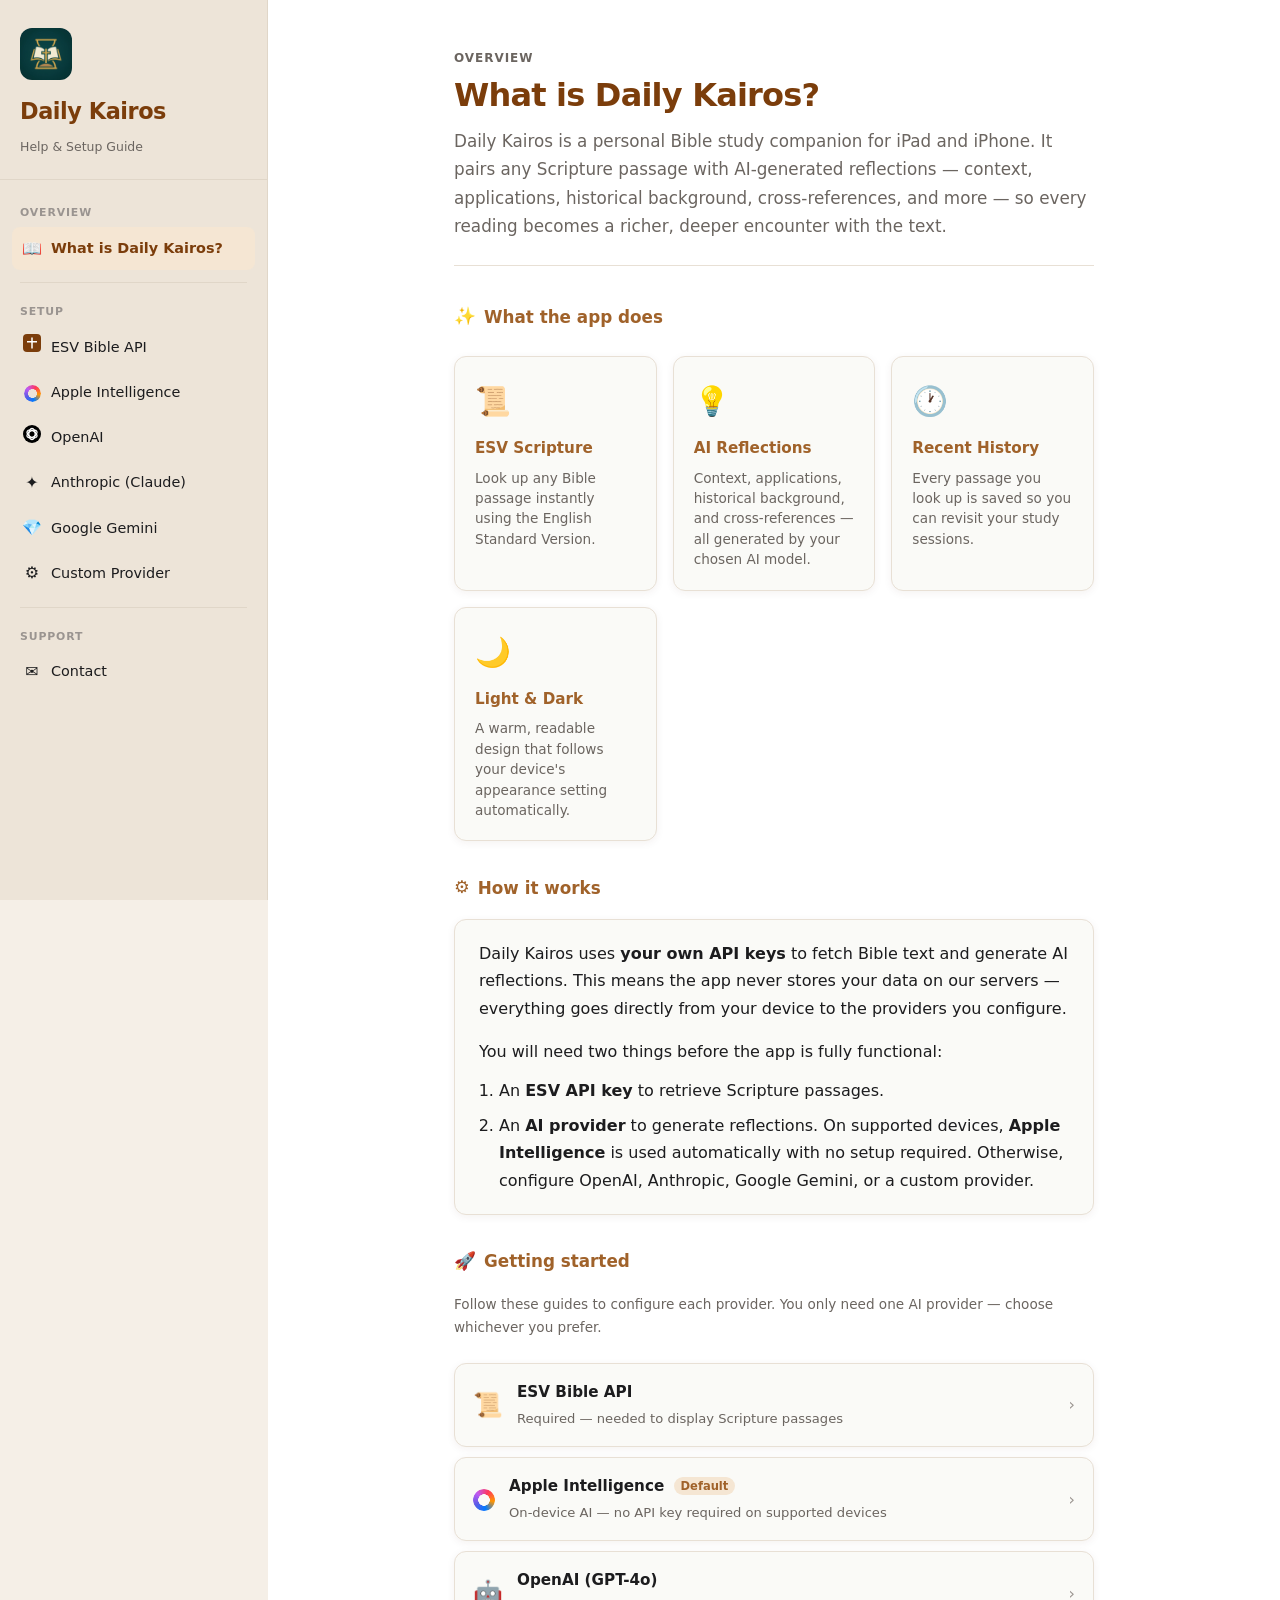
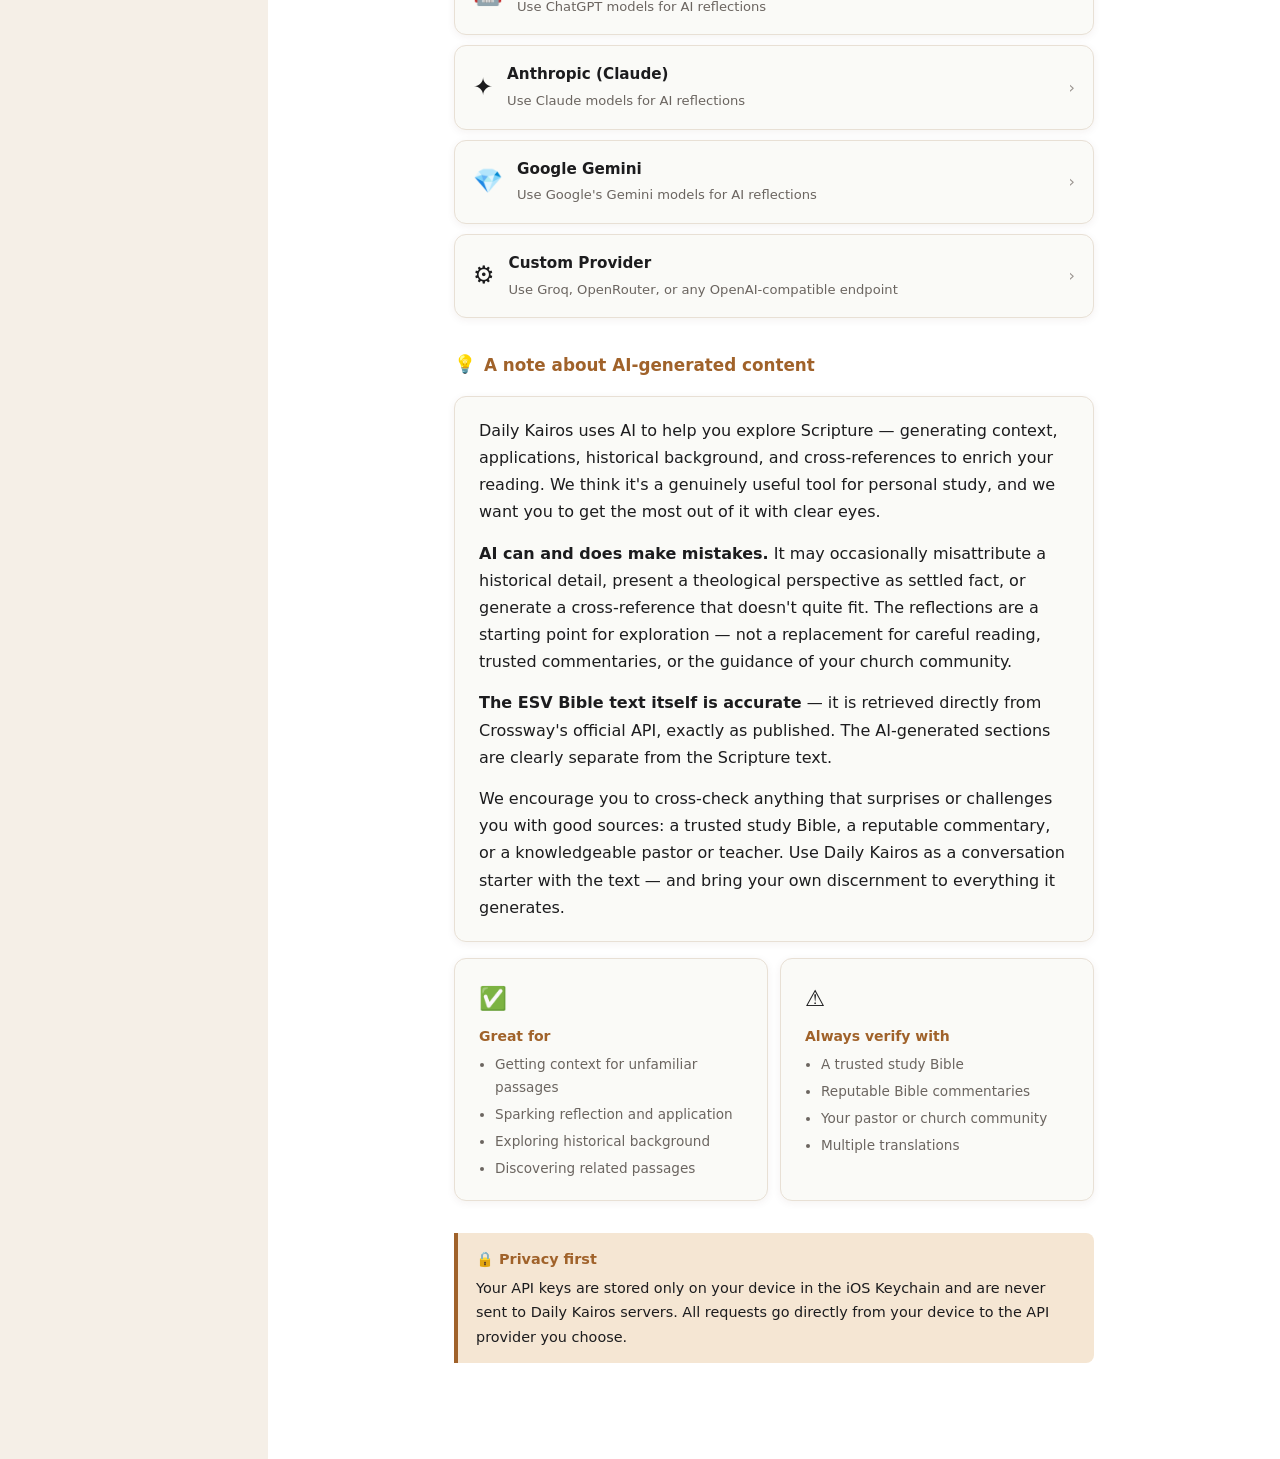
<file: docs/index.html>
<!DOCTYPE html>
<html lang="en">
<head>
  <meta charset="UTF-8" />
  <meta name="viewport" content="width=device-width, initial-scale=1.0" />
  <title>Daily Kairos – Help</title>
  <link rel="stylesheet" href="css/style.css" />
  <!-- Cloudflare Web Analytics --><script defer src='https://static.cloudflareinsights.com/beacon.min.js' data-cf-beacon='{"token": "cb02146ad0064b5a9e2da726a704286d"}'></script><!-- End Cloudflare Web Analytics -->
</head>
<body>

<!-- Mobile header -->
<header class="mobile-header">
  <div class="mobile-brand-wrap">
    <img src="img/DailyKairosLogo.png" alt="" class="mobile-logo" />
    <span class="mobile-brand">Daily Kairos</span>
  </div>
  <button class="hamburger" aria-label="Open menu" onclick="openDrawer()">&#9776;</button>
</header>

<!-- Mobile nav drawer -->
<div class="mobile-nav-drawer" id="drawer" role="dialog" aria-modal="true" aria-label="Navigation">
  <div class="drawer-backdrop" onclick="closeDrawer()"></div>
  <nav class="drawer-panel">
    <div class="sidebar-brand">
      <img src="img/DailyKairosLogo.png" alt="Daily Kairos" class="sidebar-logo" />
      <span class="app-name">Daily <a href="kairos.html" class="kairos-egg"><span class="kairos-en">Kairos</span><span class="kairos-gr">Καιρός</span></a></span>
      <span class="app-tagline">Help &amp; Setup Guide</span>
    </div>
    <div class="sidebar-nav">
      <span class="nav-section-label">Overview</span>
      <a href="index.html" class="nav-link" aria-current="page">
        <span class="nav-icon">📖</span> What is Daily Kairos?
      </a>
      <div class="nav-divider"></div>
      <span class="nav-section-label">Setup</span>
      <a href="setup-esv.html" class="nav-link">
        <span class="nav-icon"><svg width="18" height="18" viewBox="0 0 18 18" xmlns="http://www.w3.org/2000/svg" aria-hidden="true"><rect width="18" height="18" rx="4" fill="#7B3D0B"/><rect x="8.25" y="3.5" width="1.5" height="11" fill="white"/><rect x="4" y="7" width="10" height="1.5" fill="white"/></svg></span> ESV Bible API
      </a>
      <a href="setup-apple-intelligence.html" class="nav-link">
        <span class="nav-icon"><span class="ai-icon"></span></span> Apple Intelligence
      </a>
      <a href="setup-openai.html" class="nav-link">
        <span class="nav-icon"><svg width="18" height="18" viewBox="0 0 18 18" xmlns="http://www.w3.org/2000/svg" aria-hidden="true"><circle cx="9" cy="9" r="9" fill="#000"/><g transform="translate(9,9)" stroke="white" stroke-width="1.3" fill="none"><ellipse rx="3.2" ry="5.5" transform="rotate(0)"/><ellipse rx="3.2" ry="5.5" transform="rotate(60)"/><ellipse rx="3.2" ry="5.5" transform="rotate(120)"/></g></svg></span> OpenAI
      </a>
      <a href="setup-anthropic.html" class="nav-link">
        <span class="nav-icon">✦</span> Anthropic (Claude)
      </a>
      <a href="setup-gemini.html" class="nav-link">
        <span class="nav-icon">💎</span> Google Gemini
      </a>
      <a href="setup-custom.html" class="nav-link">
        <span class="nav-icon">⚙️</span> Custom Provider
      </a>
      <div class="nav-divider"></div>
      <span class="nav-section-label">Support</span>
      <a href="contact.html" class="nav-link">
        <span class="nav-icon">✉️</span> Contact
      </a>
    </div>
  </nav>
</div>

<div class="shell">

  <!-- Sidebar -->
  <aside class="sidebar">
    <div class="sidebar-brand">
      <img src="img/DailyKairosLogo.png" alt="Daily Kairos" class="sidebar-logo" />
      <span class="app-name">Daily <a href="kairos.html" class="kairos-egg"><span class="kairos-en">Kairos</span><span class="kairos-gr">Καιρός</span></a></span>
      <span class="app-tagline">Help &amp; Setup Guide</span>
    </div>
    <nav class="sidebar-nav">
      <span class="nav-section-label">Overview</span>
      <a href="index.html" class="nav-link" aria-current="page">
        <span class="nav-icon">📖</span> What is Daily Kairos?
      </a>
      <div class="nav-divider"></div>
      <span class="nav-section-label">Setup</span>
      <a href="setup-esv.html" class="nav-link">
        <span class="nav-icon"><svg width="18" height="18" viewBox="0 0 18 18" xmlns="http://www.w3.org/2000/svg" aria-hidden="true"><rect width="18" height="18" rx="4" fill="#7B3D0B"/><rect x="8.25" y="3.5" width="1.5" height="11" fill="white"/><rect x="4" y="7" width="10" height="1.5" fill="white"/></svg></span> ESV Bible API
      </a>
      <a href="setup-apple-intelligence.html" class="nav-link">
        <span class="nav-icon"><span class="ai-icon"></span></span> Apple Intelligence
      </a>
      <a href="setup-openai.html" class="nav-link">
        <span class="nav-icon"><svg width="18" height="18" viewBox="0 0 18 18" xmlns="http://www.w3.org/2000/svg" aria-hidden="true"><circle cx="9" cy="9" r="9" fill="#000"/><g transform="translate(9,9)" stroke="white" stroke-width="1.3" fill="none"><ellipse rx="3.2" ry="5.5" transform="rotate(0)"/><ellipse rx="3.2" ry="5.5" transform="rotate(60)"/><ellipse rx="3.2" ry="5.5" transform="rotate(120)"/></g></svg></span> OpenAI
      </a>
      <a href="setup-anthropic.html" class="nav-link">
        <span class="nav-icon">✦</span> Anthropic (Claude)
      </a>
      <a href="setup-gemini.html" class="nav-link">
        <span class="nav-icon">💎</span> Google Gemini
      </a>
      <a href="setup-custom.html" class="nav-link">
        <span class="nav-icon">⚙️</span> Custom Provider
      </a>
      <div class="nav-divider"></div>
      <span class="nav-section-label">Support</span>
      <a href="contact.html" class="nav-link">
        <span class="nav-icon">✉️</span> Contact
      </a>
    </nav>
  </aside>

  <!-- Main content -->
  <main class="content">
    <div class="content-inner">

      <div class="page-header">
        <p class="page-eyebrow">Overview</p>
        <h1 class="page-title">What is Daily Kairos?</h1>
        <p class="page-intro">
          Daily Kairos is a personal Bible study companion for iPad and iPhone. It pairs any
          Scripture passage with AI-generated reflections — context, applications, historical
          background, cross-references, and more — so every reading becomes a richer, deeper
          encounter with the text.
        </p>
      </div>

      <!-- Features -->
      <div class="section">
        <h2 class="section-title">
          <span class="section-icon">✨</span> What the app does
        </h2>

        <div class="feature-grid">
          <div class="feature-card">
            <div class="fc-icon">📜</div>
            <div class="fc-title">ESV Scripture</div>
            <div class="fc-desc">Look up any Bible passage instantly using the English Standard Version.</div>
          </div>
          <div class="feature-card">
            <div class="fc-icon">💡</div>
            <div class="fc-title">AI Reflections</div>
            <div class="fc-desc">Context, applications, historical background, and cross-references — all generated by your chosen AI model.</div>
          </div>
          <div class="feature-card">
            <div class="fc-icon">🕐</div>
            <div class="fc-title">Recent History</div>
            <div class="fc-desc">Every passage you look up is saved so you can revisit your study sessions.</div>
          </div>
          <div class="feature-card">
            <div class="fc-icon">🌙</div>
            <div class="fc-title">Light &amp; Dark</div>
            <div class="fc-desc">A warm, readable design that follows your device's appearance setting automatically.</div>
          </div>
        </div>
      </div>

      <!-- How it works -->
      <div class="section">
        <h2 class="section-title">
          <span class="section-icon">⚙️</span> How it works
        </h2>
        <div class="card">
          <p>
            Daily Kairos uses <strong>your own API keys</strong> to fetch Bible text and generate
            AI reflections. This means the app never stores your data on our servers — everything
            goes directly from your device to the providers you configure.
          </p>
          <p class="mt-16">
            You will need two things before the app is fully functional:
          </p>
          <ol style="margin: 12px 0 0 20px; display: flex; flex-direction: column; gap: 8px;">
            <li>An <strong>ESV API key</strong> to retrieve Scripture passages.</li>
            <li>An <strong>AI provider</strong> to generate reflections. On supported devices, <strong>Apple Intelligence</strong> is used automatically with no setup required. Otherwise, configure OpenAI, Anthropic, Google Gemini, or a custom provider.</li>
          </ol>
        </div>
      </div>

      <!-- Setup checklist -->
      <div class="section">
        <h2 class="section-title">
          <span class="section-icon">🚀</span> Getting started
        </h2>
        <p class="text-muted text-small" style="margin-bottom: 16px;">
          Follow these guides to configure each provider. You only need one AI provider — choose whichever you prefer.
        </p>

        <div class="setup-grid">
          <a href="setup-esv.html" class="setup-link-card">
            <span class="slc-icon">📜</span>
            <div class="slc-body">
              <div class="slc-title">ESV Bible API</div>
              <div class="slc-desc">Required — needed to display Scripture passages</div>
            </div>
            <span class="slc-arrow">›</span>
          </a>
          <a href="setup-apple-intelligence.html" class="setup-link-card">
            <span class="slc-icon"><span class="ai-icon" style="width:22px;height:22px;"></span></span>
            <div class="slc-body">
              <div class="slc-title">Apple Intelligence <span style="font-size:0.72rem; font-weight:600; background:var(--accent-light); color:var(--accent-head); padding:2px 7px; border-radius:20px; margin-left:4px; vertical-align:middle;">Default</span></div>
              <div class="slc-desc">On-device AI — no API key required on supported devices</div>
            </div>
            <span class="slc-arrow">›</span>
          </a>
          <a href="setup-openai.html" class="setup-link-card">
            <span class="slc-icon">🤖</span>
            <div class="slc-body">
              <div class="slc-title">OpenAI (GPT-4o)</div>
              <div class="slc-desc">Use ChatGPT models for AI reflections</div>
            </div>
            <span class="slc-arrow">›</span>
          </a>
          <a href="setup-anthropic.html" class="setup-link-card">
            <span class="slc-icon">✦</span>
            <div class="slc-body">
              <div class="slc-title">Anthropic (Claude)</div>
              <div class="slc-desc">Use Claude models for AI reflections</div>
            </div>
            <span class="slc-arrow">›</span>
          </a>
          <a href="setup-gemini.html" class="setup-link-card">
            <span class="slc-icon">💎</span>
            <div class="slc-body">
              <div class="slc-title">Google Gemini</div>
              <div class="slc-desc">Use Google's Gemini models for AI reflections</div>
            </div>
            <span class="slc-arrow">›</span>
          </a>
          <a href="setup-custom.html" class="setup-link-card">
            <span class="slc-icon">⚙️</span>
            <div class="slc-body">
              <div class="slc-title">Custom Provider</div>
              <div class="slc-desc">Use Groq, OpenRouter, or any OpenAI-compatible endpoint</div>
            </div>
            <span class="slc-arrow">›</span>
          </a>
        </div>
      </div>

      <!-- AI Disclaimer -->
      <div class="section mt-24">
        <h2 class="section-title">
          <span class="section-icon">💡</span> A note about AI-generated content
        </h2>
        <div class="card">
          <p style="margin-bottom: 14px;">
            Daily Kairos uses AI to help you explore Scripture — generating context, applications,
            historical background, and cross-references to enrich your reading. We think it's a
            genuinely useful tool for personal study, and we want you to get the most out of it
            with clear eyes.
          </p>
          <p style="margin-bottom: 14px;">
            <strong>AI can and does make mistakes.</strong> It may occasionally misattribute a
            historical detail, present a theological perspective as settled fact, or generate a
            cross-reference that doesn't quite fit. The reflections are a starting point for
            exploration — not a replacement for careful reading, trusted commentaries, or the
            guidance of your church community.
          </p>
          <p style="margin-bottom: 14px;">
            <strong>The ESV Bible text itself is accurate</strong> — it is retrieved directly from
            Crossway's official API, exactly as published. The AI-generated sections are clearly
            separate from the Scripture text.
          </p>
          <p style="margin-bottom: 0;">
            We encourage you to cross-check anything that surprises or challenges you with
            good sources: a trusted study Bible, a reputable commentary, or a knowledgeable
            pastor or teacher. Use Daily Kairos as a conversation starter with the text —
            and bring your own discernment to everything it generates.
          </p>
        </div>

        <div style="display: grid; grid-template-columns: 1fr 1fr; gap: 12px; margin-top: 16px;">
          <div class="card" style="margin-bottom: 0;">
            <div style="font-size: 1.4rem; margin-bottom: 8px;">✅</div>
            <div style="font-size: 0.875rem; font-weight: 600; margin-bottom: 4px; color: var(--accent-head);">Great for</div>
            <ul style="font-size: 0.85rem; color: var(--text-muted); margin-left: 16px; display: flex; flex-direction: column; gap: 4px;">
              <li>Getting context for unfamiliar passages</li>
              <li>Sparking reflection and application</li>
              <li>Exploring historical background</li>
              <li>Discovering related passages</li>
            </ul>
          </div>
          <div class="card" style="margin-bottom: 0;">
            <div style="font-size: 1.4rem; margin-bottom: 8px;">⚠️</div>
            <div style="font-size: 0.875rem; font-weight: 600; margin-bottom: 4px; color: var(--accent-head);">Always verify with</div>
            <ul style="font-size: 0.85rem; color: var(--text-muted); margin-left: 16px; display: flex; flex-direction: column; gap: 4px;">
              <li>A trusted study Bible</li>
              <li>Reputable Bible commentaries</li>
              <li>Your pastor or church community</li>
              <li>Multiple translations</li>
            </ul>
          </div>
        </div>
      </div>

      <!-- Privacy note -->
      <div class="callout">
        <div class="callout-title">🔒 Privacy first</div>
        Your API keys are stored only on your device in the iOS Keychain and are never sent to
        Daily Kairos servers. All requests go directly from your device to the API provider you choose.
      </div>

    </div>
  </main>
</div>

<script>
  function openDrawer() {
    document.getElementById('drawer').classList.add('open');
    document.body.style.overflow = 'hidden';
  }
  function closeDrawer() {
    document.getElementById('drawer').classList.remove('open');
    document.body.style.overflow = '';
  }
  document.addEventListener('keydown', e => { if (e.key === 'Escape') closeDrawer(); });
</script>
</body>
</html>
</file>
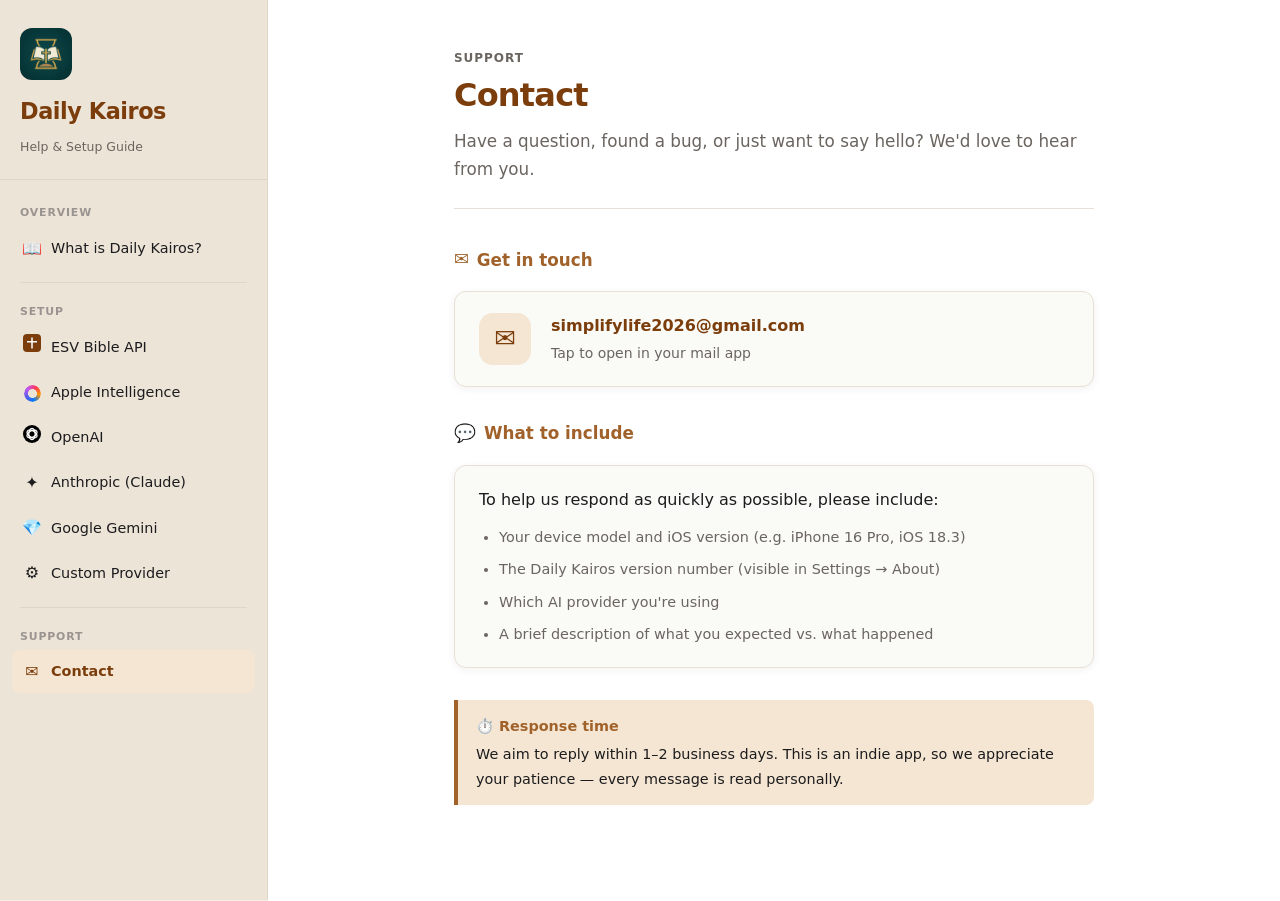
<file: docs/contact.html>
<!DOCTYPE html>
<html lang="en">
<head>
  <meta charset="UTF-8" />
  <meta name="viewport" content="width=device-width, initial-scale=1.0" />
  <title>Contact – Daily Kairos Help</title>
  <link rel="stylesheet" href="css/style.css" />
  <!-- Cloudflare Web Analytics --><script defer src='https://static.cloudflareinsights.com/beacon.min.js' data-cf-beacon='{"token": "cb02146ad0064b5a9e2da726a704286d"}'></script><!-- End Cloudflare Web Analytics -->
</head>
<body>

<header class="mobile-header">
  <div class="mobile-brand-wrap">
    <img src="img/DailyKairosLogo.png" alt="" class="mobile-logo" />
    <span class="mobile-brand">Daily Kairos</span>
  </div>
  <button class="hamburger" aria-label="Open menu" onclick="openDrawer()">&#9776;</button>
</header>

<div class="mobile-nav-drawer" id="drawer" role="dialog" aria-modal="true" aria-label="Navigation">
  <div class="drawer-backdrop" onclick="closeDrawer()"></div>
  <nav class="drawer-panel">
    <div class="sidebar-brand">
      <img src="img/DailyKairosLogo.png" alt="Daily Kairos" class="sidebar-logo" />
      <span class="app-name">Daily <a href="kairos.html" class="kairos-egg"><span class="kairos-en">Kairos</span><span class="kairos-gr">Καιρός</span></a></span>
      <span class="app-tagline">Help &amp; Setup Guide</span>
    </div>
    <div class="sidebar-nav">
      <span class="nav-section-label">Overview</span>
      <a href="index.html" class="nav-link"><span class="nav-icon">📖</span> What is Daily Kairos?</a>
      <div class="nav-divider"></div>
      <span class="nav-section-label">Setup</span>
      <a href="setup-esv.html" class="nav-link"><span class="nav-icon"><svg width="18" height="18" viewBox="0 0 18 18" xmlns="http://www.w3.org/2000/svg" aria-hidden="true"><rect width="18" height="18" rx="4" fill="#7B3D0B"/><rect x="8.25" y="3.5" width="1.5" height="11" fill="white"/><rect x="4" y="7" width="10" height="1.5" fill="white"/></svg></span> ESV Bible API</a>
      <a href="setup-apple-intelligence.html" class="nav-link"><span class="nav-icon"><span class="ai-icon"></span></span> Apple Intelligence</a>
      <a href="setup-openai.html" class="nav-link"><span class="nav-icon"><svg width="18" height="18" viewBox="0 0 18 18" xmlns="http://www.w3.org/2000/svg" aria-hidden="true"><circle cx="9" cy="9" r="9" fill="#000"/><g transform="translate(9,9)" stroke="white" stroke-width="1.3" fill="none"><ellipse rx="3.2" ry="5.5" transform="rotate(0)"/><ellipse rx="3.2" ry="5.5" transform="rotate(60)"/><ellipse rx="3.2" ry="5.5" transform="rotate(120)"/></g></svg></span> OpenAI</a>
      <a href="setup-anthropic.html" class="nav-link"><span class="nav-icon">✦</span> Anthropic (Claude)</a>
      <a href="setup-gemini.html" class="nav-link"><span class="nav-icon">💎</span> Google Gemini</a>
      <a href="setup-custom.html" class="nav-link"><span class="nav-icon">⚙️</span> Custom Provider</a>
      <div class="nav-divider"></div>
      <span class="nav-section-label">Support</span>
      <a href="contact.html" class="nav-link" aria-current="page"><span class="nav-icon">✉️</span> Contact</a>
    </div>
  </nav>
</div>

<div class="shell">
  <aside class="sidebar">
    <div class="sidebar-brand">
      <img src="img/DailyKairosLogo.png" alt="Daily Kairos" class="sidebar-logo" />
      <span class="app-name">Daily <a href="kairos.html" class="kairos-egg"><span class="kairos-en">Kairos</span><span class="kairos-gr">Καιρός</span></a></span>
      <span class="app-tagline">Help &amp; Setup Guide</span>
    </div>
    <nav class="sidebar-nav">
      <span class="nav-section-label">Overview</span>
      <a href="index.html" class="nav-link"><span class="nav-icon">📖</span> What is Daily Kairos?</a>
      <div class="nav-divider"></div>
      <span class="nav-section-label">Setup</span>
      <a href="setup-esv.html" class="nav-link"><span class="nav-icon"><svg width="18" height="18" viewBox="0 0 18 18" xmlns="http://www.w3.org/2000/svg" aria-hidden="true"><rect width="18" height="18" rx="4" fill="#7B3D0B"/><rect x="8.25" y="3.5" width="1.5" height="11" fill="white"/><rect x="4" y="7" width="10" height="1.5" fill="white"/></svg></span> ESV Bible API</a>
      <a href="setup-apple-intelligence.html" class="nav-link"><span class="nav-icon"><span class="ai-icon"></span></span> Apple Intelligence</a>
      <a href="setup-openai.html" class="nav-link"><span class="nav-icon"><svg width="18" height="18" viewBox="0 0 18 18" xmlns="http://www.w3.org/2000/svg" aria-hidden="true"><circle cx="9" cy="9" r="9" fill="#000"/><g transform="translate(9,9)" stroke="white" stroke-width="1.3" fill="none"><ellipse rx="3.2" ry="5.5" transform="rotate(0)"/><ellipse rx="3.2" ry="5.5" transform="rotate(60)"/><ellipse rx="3.2" ry="5.5" transform="rotate(120)"/></g></svg></span> OpenAI</a>
      <a href="setup-anthropic.html" class="nav-link"><span class="nav-icon">✦</span> Anthropic (Claude)</a>
      <a href="setup-gemini.html" class="nav-link"><span class="nav-icon">💎</span> Google Gemini</a>
      <a href="setup-custom.html" class="nav-link"><span class="nav-icon">⚙️</span> Custom Provider</a>
      <div class="nav-divider"></div>
      <span class="nav-section-label">Support</span>
      <a href="contact.html" class="nav-link" aria-current="page"><span class="nav-icon">✉️</span> Contact</a>
    </nav>
  </aside>

  <main class="content">
    <div class="content-inner">

      <div class="page-header">
        <p class="page-eyebrow">Support</p>
        <h1 class="page-title">Contact</h1>
        <p class="page-intro">
          Have a question, found a bug, or just want to say hello? We'd love to hear from you.
        </p>
      </div>

      <div class="section">
        <h2 class="section-title"><span class="section-icon">✉️</span> Get in touch</h2>

        <a href="mailto:simplifylife2026@gmail.com" class="card" style="display: flex; align-items: center; gap: 20px; text-decoration: none; transition: background 0.15s;">
          <div style="width: 52px; height: 52px; border-radius: 14px; background: var(--accent-light); display: flex; align-items: center; justify-content: center; font-size: 1.6rem; flex-shrink: 0;">✉️</div>
          <div>
            <div style="font-weight: 700; font-size: 1rem; color: var(--accent); margin-bottom: 3px;">simplifylife2026@gmail.com</div>
            <div style="font-size: 0.875rem; color: var(--text-muted);">Tap to open in your mail app</div>
          </div>
        </a>
      </div>

      <div class="section">
        <h2 class="section-title"><span class="section-icon">💬</span> What to include</h2>
        <div class="card">
          <p style="margin-bottom: 12px;">To help us respond as quickly as possible, please include:</p>
          <ul style="margin-left: 20px; display: flex; flex-direction: column; gap: 8px; font-size: 0.9rem; color: var(--text-muted);">
            <li>Your device model and iOS version (e.g. iPhone 16 Pro, iOS 18.3)</li>
            <li>The Daily Kairos version number (visible in Settings → About)</li>
            <li>Which AI provider you're using</li>
            <li>A brief description of what you expected vs. what happened</li>
          </ul>
        </div>
      </div>

      <div class="callout">
        <div class="callout-title">⏱️ Response time</div>
        We aim to reply within 1–2 business days. This is an indie app, so we appreciate your patience — every message is read personally.
      </div>

    </div>
  </main>
</div>

<script>
  function openDrawer() { document.getElementById('drawer').classList.add('open'); document.body.style.overflow = 'hidden'; }
  function closeDrawer() { document.getElementById('drawer').classList.remove('open'); document.body.style.overflow = ''; }
  document.addEventListener('keydown', e => { if (e.key === 'Escape') closeDrawer(); });
</script>
</body>
</html>
</file>
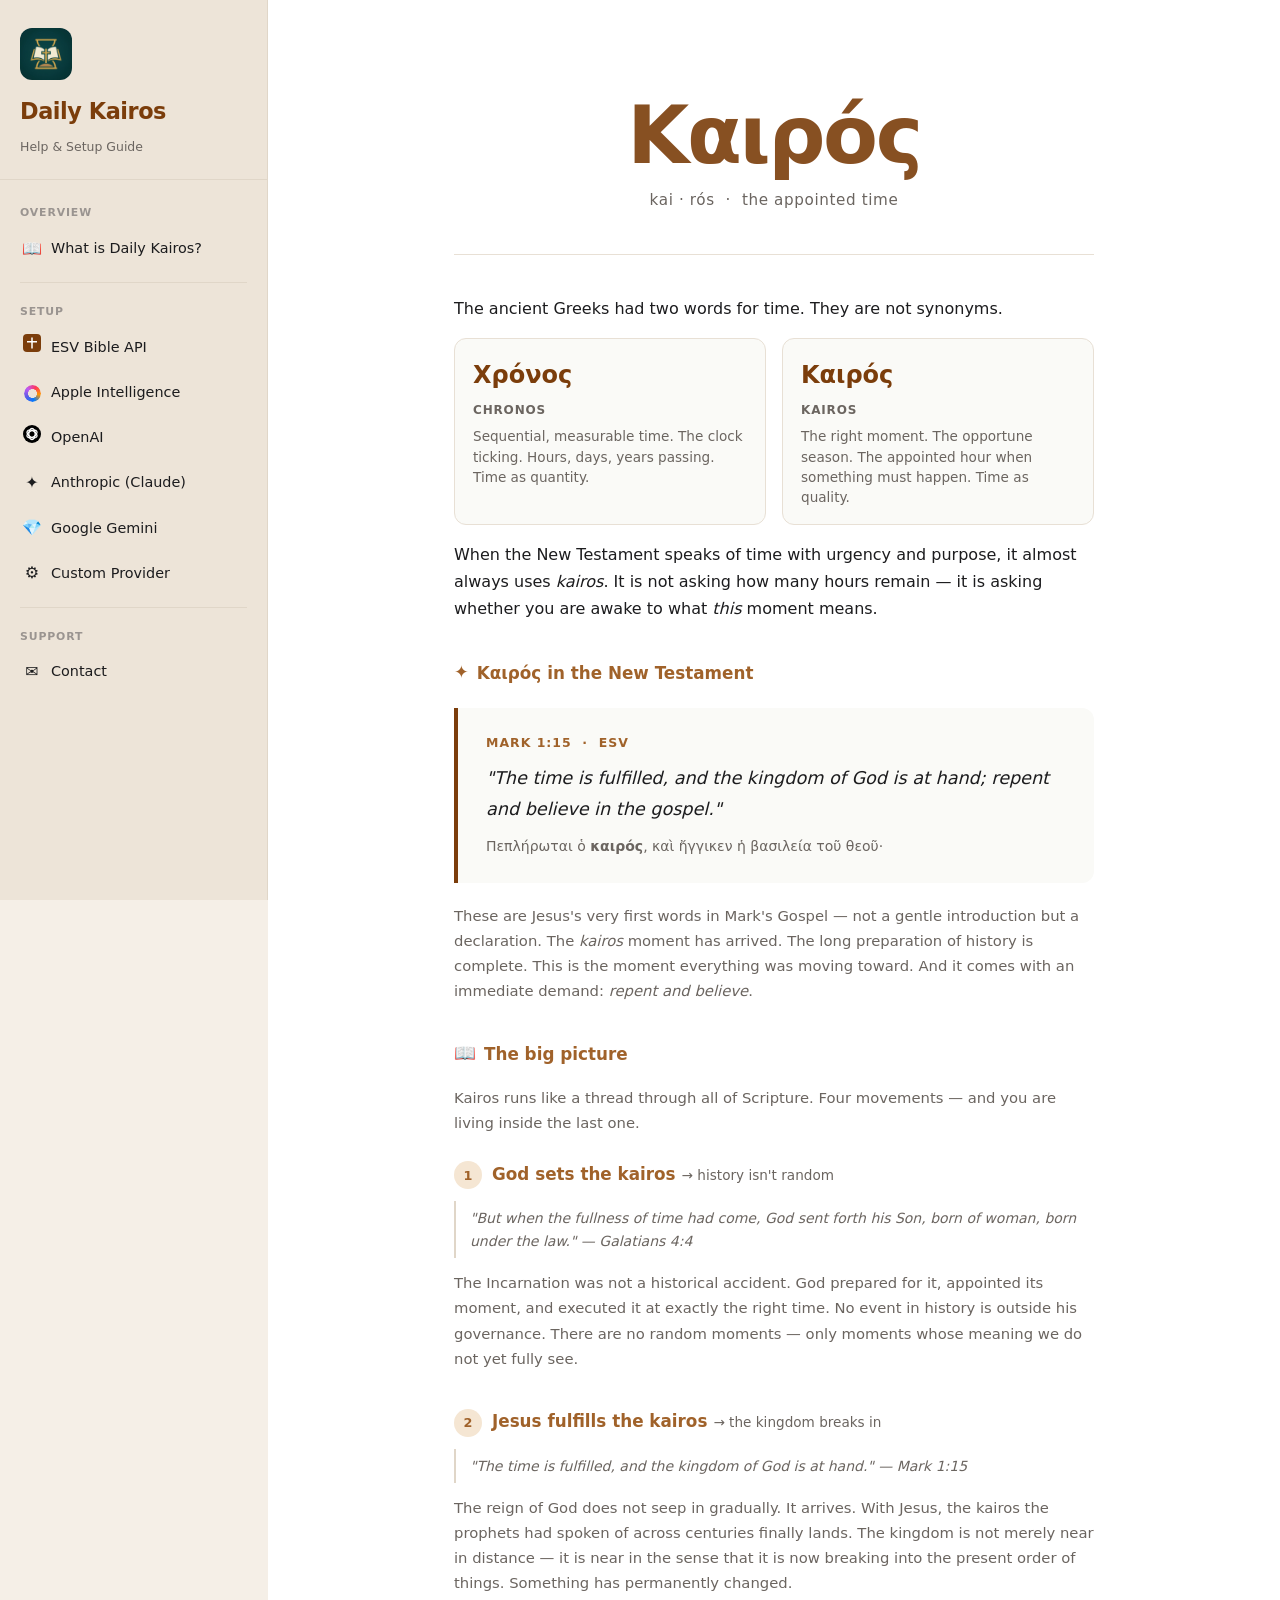
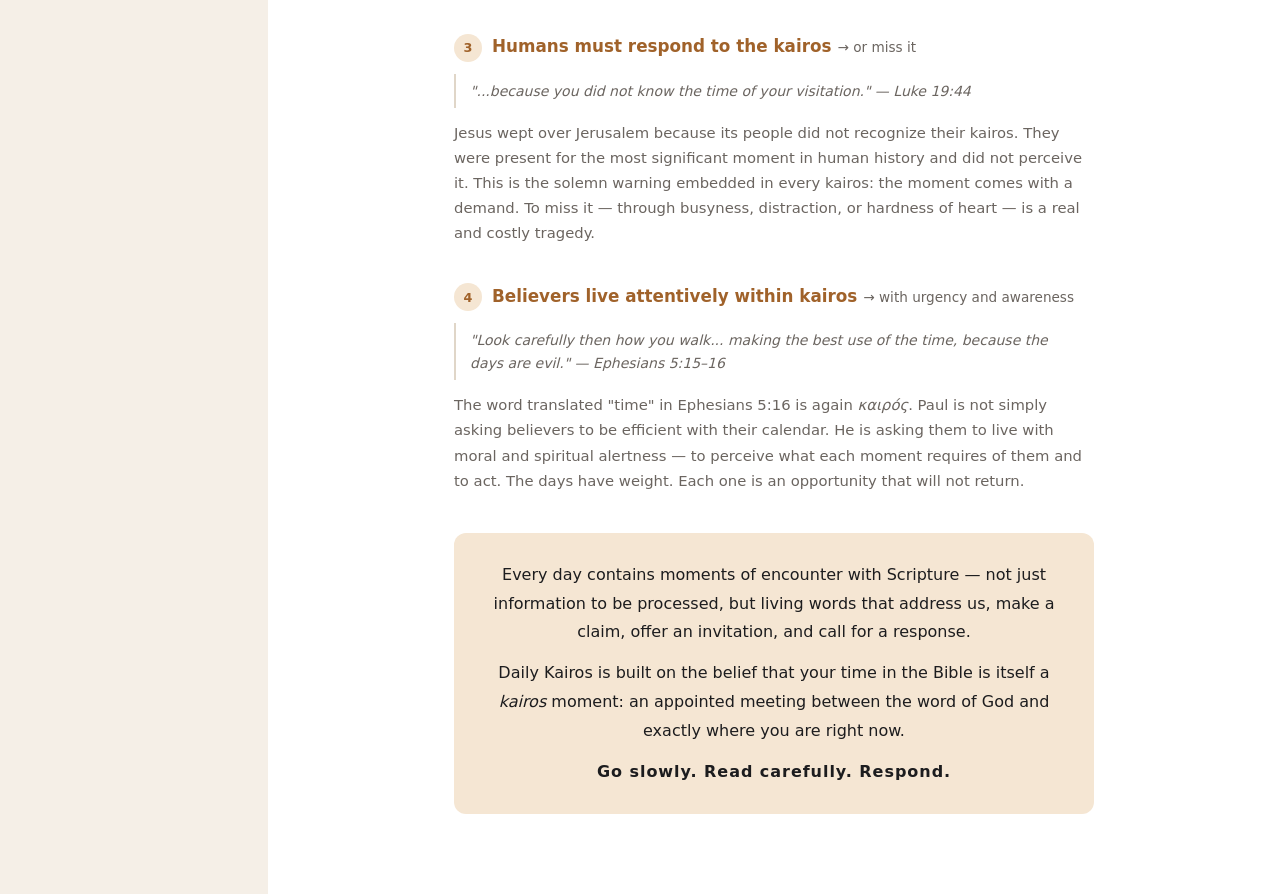
<file: docs/kairos.html>
<!DOCTYPE html>
<html lang="en">
<head>
  <meta charset="UTF-8" />
  <meta name="viewport" content="width=device-width, initial-scale=1.0" />
  <title>Καιρός – Daily Kairos</title>
  <link rel="stylesheet" href="css/style.css" />
  <style>
    .kairos-hero {
      text-align: center;
      padding: 48px 0 40px;
      border-bottom: 1px solid var(--border-card);
      margin-bottom: 40px;
    }
    .kairos-greek-display {
      font-size: 5rem;
      font-weight: 700;
      color: var(--accent);
      letter-spacing: -0.03em;
      line-height: 1;
      margin-bottom: 12px;
      opacity: 0.9;
    }
    .kairos-pronunciation {
      font-size: 0.95rem;
      color: var(--text-muted);
      letter-spacing: 0.04em;
    }
    .kairos-verse {
      background: var(--bg-card);
      border-left: 4px solid var(--accent);
      border-radius: 0 var(--radius) var(--radius) 0;
      padding: 24px 28px;
      margin: 20px 0;
    }
    .kairos-verse-ref {
      font-size: 0.78rem;
      font-weight: 700;
      text-transform: uppercase;
      letter-spacing: 0.08em;
      color: var(--accent-head);
      margin-bottom: 10px;
    }
    .kairos-verse-text {
      font-size: 1.1rem;
      line-height: 1.75;
      color: var(--text-primary);
      font-style: italic;
    }
    .kairos-verse-greek {
      margin-top: 10px;
      font-size: 0.875rem;
      color: var(--text-muted);
    }
    .kairos-section {
      margin-bottom: 36px;
    }
    .kairos-section-num {
      display: inline-flex;
      align-items: center;
      justify-content: center;
      width: 28px;
      height: 28px;
      border-radius: 50%;
      background: var(--accent-light);
      color: var(--accent-head);
      font-size: 0.8rem;
      font-weight: 700;
      margin-right: 10px;
      flex-shrink: 0;
      vertical-align: middle;
    }
    .kairos-section-title {
      font-size: 1.05rem;
      font-weight: 700;
      color: var(--accent-head);
      margin-bottom: 12px;
      display: flex;
      align-items: baseline;
      gap: 0;
    }
    .kairos-section-arrow {
      font-size: 0.85rem;
      color: var(--text-muted);
      font-weight: 400;
      margin-left: 6px;
    }
    .kairos-mini-verse {
      font-size: 0.875rem;
      color: var(--text-muted);
      font-style: italic;
      border-left: 2px solid var(--border);
      padding: 6px 14px;
      margin: 10px 0 12px;
      line-height: 1.6;
    }
    .kairos-closing {
      background: var(--accent-light);
      border-radius: var(--radius);
      padding: 28px 28px;
      margin-top: 40px;
      text-align: center;
    }
    .kairos-closing p {
      font-size: 1rem;
      line-height: 1.8;
      color: var(--text-primary);
      margin-bottom: 12px;
    }
    .kairos-closing p:last-child { margin-bottom: 0; }
    .kairos-closing-sign {
      font-size: 0.9rem;
      color: var(--accent-head);
      font-weight: 600;
      letter-spacing: 0.06em;
    }
    .two-words {
      display: flex;
      gap: 16px;
      margin: 16px 0;
    }
    .word-card {
      flex: 1;
      background: var(--bg-card);
      border: 1px solid var(--border-card);
      border-radius: var(--radius);
      padding: 16px 18px;
    }
    .word-card .wc-greek {
      font-size: 1.5rem;
      font-weight: 700;
      color: var(--accent);
      margin-bottom: 4px;
    }
    .word-card .wc-label {
      font-size: 0.75rem;
      font-weight: 600;
      text-transform: uppercase;
      letter-spacing: 0.07em;
      color: var(--text-muted);
      margin-bottom: 6px;
    }
    .word-card .wc-desc {
      font-size: 0.85rem;
      color: var(--text-muted);
      line-height: 1.5;
    }
    @media (max-width: 480px) {
      .two-words { flex-direction: column; }
      .kairos-greek-display { font-size: 3.5rem; }
    }
  </style>
  <!-- Cloudflare Web Analytics --><script defer src='https://static.cloudflareinsights.com/beacon.min.js' data-cf-beacon='{"token": "cb02146ad0064b5a9e2da726a704286d"}'></script><!-- End Cloudflare Web Analytics -->
</head>
<body>

<header class="mobile-header">
  <div class="mobile-brand-wrap">
    <img src="img/DailyKairosLogo.png" alt="" class="mobile-logo" />
    <span class="mobile-brand">Daily Kairos</span>
  </div>
  <button class="hamburger" aria-label="Open menu" onclick="openDrawer()">&#9776;</button>
</header>

<div class="mobile-nav-drawer" id="drawer" role="dialog" aria-modal="true" aria-label="Navigation">
  <div class="drawer-backdrop" onclick="closeDrawer()"></div>
  <nav class="drawer-panel">
    <div class="sidebar-brand">
      <img src="img/DailyKairosLogo.png" alt="Daily Kairos" class="sidebar-logo" />
      <span class="app-name">Daily <a href="kairos.html" class="kairos-egg"><span class="kairos-en">Kairos</span><span class="kairos-gr">Καιρός</span></a></span>
      <span class="app-tagline">Help &amp; Setup Guide</span>
    </div>
    <div class="sidebar-nav">
      <span class="nav-section-label">Overview</span>
      <a href="index.html" class="nav-link"><span class="nav-icon">📖</span> What is Daily Kairos?</a>
      <div class="nav-divider"></div>
      <span class="nav-section-label">Setup</span>
      <a href="setup-esv.html" class="nav-link"><span class="nav-icon"><svg width="18" height="18" viewBox="0 0 18 18" xmlns="http://www.w3.org/2000/svg" aria-hidden="true"><rect width="18" height="18" rx="4" fill="#7B3D0B"/><rect x="8.25" y="3.5" width="1.5" height="11" fill="white"/><rect x="4" y="7" width="10" height="1.5" fill="white"/></svg></span> ESV Bible API</a>
      <a href="setup-apple-intelligence.html" class="nav-link"><span class="nav-icon"><span class="ai-icon"></span></span> Apple Intelligence</a>
      <a href="setup-openai.html" class="nav-link"><span class="nav-icon"><svg width="18" height="18" viewBox="0 0 18 18" xmlns="http://www.w3.org/2000/svg" aria-hidden="true"><circle cx="9" cy="9" r="9" fill="#000"/><g transform="translate(9,9)" stroke="white" stroke-width="1.3" fill="none"><ellipse rx="3.2" ry="5.5" transform="rotate(0)"/><ellipse rx="3.2" ry="5.5" transform="rotate(60)"/><ellipse rx="3.2" ry="5.5" transform="rotate(120)"/></g></svg></span> OpenAI</a>
      <a href="setup-anthropic.html" class="nav-link"><span class="nav-icon">✦</span> Anthropic (Claude)</a>
      <a href="setup-gemini.html" class="nav-link"><span class="nav-icon">💎</span> Google Gemini</a>
      <a href="setup-custom.html" class="nav-link"><span class="nav-icon">⚙️</span> Custom Provider</a>
      <div class="nav-divider"></div>
      <span class="nav-section-label">Support</span>
      <a href="contact.html" class="nav-link"><span class="nav-icon">✉️</span> Contact</a>
    </div>
  </nav>
</div>

<div class="shell">
  <aside class="sidebar">
    <div class="sidebar-brand">
      <img src="img/DailyKairosLogo.png" alt="Daily Kairos" class="sidebar-logo" />
      <span class="app-name">Daily <a href="kairos.html" class="kairos-egg"><span class="kairos-en">Kairos</span><span class="kairos-gr">Καιρός</span></a></span>
      <span class="app-tagline">Help &amp; Setup Guide</span>
    </div>
    <nav class="sidebar-nav">
      <span class="nav-section-label">Overview</span>
      <a href="index.html" class="nav-link"><span class="nav-icon">📖</span> What is Daily Kairos?</a>
      <div class="nav-divider"></div>
      <span class="nav-section-label">Setup</span>
      <a href="setup-esv.html" class="nav-link"><span class="nav-icon"><svg width="18" height="18" viewBox="0 0 18 18" xmlns="http://www.w3.org/2000/svg" aria-hidden="true"><rect width="18" height="18" rx="4" fill="#7B3D0B"/><rect x="8.25" y="3.5" width="1.5" height="11" fill="white"/><rect x="4" y="7" width="10" height="1.5" fill="white"/></svg></span> ESV Bible API</a>
      <a href="setup-apple-intelligence.html" class="nav-link"><span class="nav-icon"><span class="ai-icon"></span></span> Apple Intelligence</a>
      <a href="setup-openai.html" class="nav-link"><span class="nav-icon"><svg width="18" height="18" viewBox="0 0 18 18" xmlns="http://www.w3.org/2000/svg" aria-hidden="true"><circle cx="9" cy="9" r="9" fill="#000"/><g transform="translate(9,9)" stroke="white" stroke-width="1.3" fill="none"><ellipse rx="3.2" ry="5.5" transform="rotate(0)"/><ellipse rx="3.2" ry="5.5" transform="rotate(60)"/><ellipse rx="3.2" ry="5.5" transform="rotate(120)"/></g></svg></span> OpenAI</a>
      <a href="setup-anthropic.html" class="nav-link"><span class="nav-icon">✦</span> Anthropic (Claude)</a>
      <a href="setup-gemini.html" class="nav-link"><span class="nav-icon">💎</span> Google Gemini</a>
      <a href="setup-custom.html" class="nav-link"><span class="nav-icon">⚙️</span> Custom Provider</a>
      <div class="nav-divider"></div>
      <span class="nav-section-label">Support</span>
      <a href="contact.html" class="nav-link"><span class="nav-icon">✉️</span> Contact</a>
    </nav>
  </aside>

  <main class="content">
    <div class="content-inner">

      <!-- Hero -->
      <div class="kairos-hero">
        <div class="kairos-greek-display">Καιρός</div>
        <div class="kairos-pronunciation">kai · rós &nbsp;·&nbsp; the appointed time</div>
      </div>

      <!-- Two words for time -->
      <div class="kairos-section">
        <p style="margin-bottom: 16px;">
          The ancient Greeks had two words for time. They are not synonyms.
        </p>
        <div class="two-words">
          <div class="word-card">
            <div class="wc-greek">Χρόνος</div>
            <div class="wc-label">Chronos</div>
            <div class="wc-desc">Sequential, measurable time. The clock ticking. Hours, days, years passing. Time as quantity.</div>
          </div>
          <div class="word-card">
            <div class="wc-greek">Καιρός</div>
            <div class="wc-label">Kairos</div>
            <div class="wc-desc">The right moment. The opportune season. The appointed hour when something must happen. Time as quality.</div>
          </div>
        </div>
        <p style="margin-top: 16px;">
          When the New Testament speaks of time with urgency and purpose, it almost always uses
          <em>kairos</em>. It is not asking how many hours remain — it is asking whether you are
          awake to what <em>this</em> moment means.
        </p>
      </div>

      <!-- Anchor verse -->
      <div class="kairos-section">
        <h2 class="section-title"><span class="section-icon">✦</span> Καιρός in the New Testament</h2>
        <div class="kairos-verse">
          <div class="kairos-verse-ref">Mark 1:15 &nbsp;·&nbsp; ESV</div>
          <div class="kairos-verse-text">"The time is fulfilled, and the kingdom of God is at hand; repent and believe in the gospel."</div>
          <div class="kairos-verse-greek">Πεπλήρωται ὁ <strong>καιρός</strong>, καὶ ἤγγικεν ἡ βασιλεία τοῦ θεοῦ·</div>
        </div>
        <p style="font-size: 0.925rem; color: var(--text-muted); line-height: 1.7;">
          These are Jesus's very first words in Mark's Gospel — not a gentle introduction but a
          declaration. The <em>kairos</em> moment has arrived. The long preparation of history is
          complete. This is the moment everything was moving toward. And it comes with an immediate
          demand: <em>repent and believe</em>.
        </p>
      </div>

      <!-- Big Picture -->
      <div class="kairos-section">
        <h2 class="section-title"><span class="section-icon">📖</span> The big picture</h2>
        <p style="margin-bottom: 24px; color: var(--text-muted); font-size: 0.925rem;">
          Kairos runs like a thread through all of Scripture. Four movements — and you are living inside the last one.
        </p>

        <!-- 1 -->
        <div class="kairos-section">
          <h3 class="kairos-section-title">
            <span class="kairos-section-num">1</span>
            God sets the kairos <span class="kairos-section-arrow">→ history isn't random</span>
          </h3>
          <div class="kairos-mini-verse">
            "But when the fullness of time had come, God sent forth his Son, born of woman, born under the law." — Galatians 4:4
          </div>
          <p style="font-size: 0.925rem; color: var(--text-muted); line-height: 1.7;">
            The Incarnation was not a historical accident. God prepared for it, appointed its moment,
            and executed it at exactly the right time. No event in history is outside his governance.
            There are no random moments — only moments whose meaning we do not yet fully see.
          </p>
        </div>

        <!-- 2 -->
        <div class="kairos-section">
          <h3 class="kairos-section-title">
            <span class="kairos-section-num">2</span>
            Jesus fulfills the kairos <span class="kairos-section-arrow">→ the kingdom breaks in</span>
          </h3>
          <div class="kairos-mini-verse">
            "The time is fulfilled, and the kingdom of God is at hand." — Mark 1:15
          </div>
          <p style="font-size: 0.925rem; color: var(--text-muted); line-height: 1.7;">
            The reign of God does not seep in gradually. It arrives. With Jesus, the kairos the
            prophets had spoken of across centuries finally lands. The kingdom is not merely near
            in distance — it is near in the sense that it is now breaking into the present order
            of things. Something has permanently changed.
          </p>
        </div>

        <!-- 3 -->
        <div class="kairos-section">
          <h3 class="kairos-section-title">
            <span class="kairos-section-num">3</span>
            Humans must respond to the kairos <span class="kairos-section-arrow">→ or miss it</span>
          </h3>
          <div class="kairos-mini-verse">
            "...because you did not know the time of your visitation." — Luke 19:44
          </div>
          <p style="font-size: 0.925rem; color: var(--text-muted); line-height: 1.7;">
            Jesus wept over Jerusalem because its people did not recognize their kairos. They were
            present for the most significant moment in human history and did not perceive it.
            This is the solemn warning embedded in every kairos: the moment comes with a demand.
            To miss it — through busyness, distraction, or hardness of heart — is a real and
            costly tragedy.
          </p>
        </div>

        <!-- 4 -->
        <div class="kairos-section">
          <h3 class="kairos-section-title">
            <span class="kairos-section-num">4</span>
            Believers live attentively within kairos <span class="kairos-section-arrow">→ with urgency and awareness</span>
          </h3>
          <div class="kairos-mini-verse">
            "Look carefully then how you walk... making the best use of the time, because the days are evil." — Ephesians 5:15–16
          </div>
          <p style="font-size: 0.925rem; color: var(--text-muted); line-height: 1.7;">
            The word translated "time" in Ephesians 5:16 is again <em>καιρός</em>. Paul is not
            simply asking believers to be efficient with their calendar. He is asking them to live
            with moral and spiritual alertness — to perceive what each moment requires of them and
            to act. The days have weight. Each one is an opportunity that will not return.
          </p>
        </div>
      </div>

      <!-- Why this app -->
      <div class="kairos-closing">
        <p>
          Every day contains moments of encounter with Scripture — not just information to be
          processed, but living words that address us, make a claim, offer an invitation, and call
          for a response.
        </p>
        <p>
          Daily Kairos is built on the belief that your time in the Bible is itself a
          <em>kairos</em> moment: an appointed meeting between the word of God and exactly where
          you are right now.
        </p>
        <p class="kairos-closing-sign">Go slowly. Read carefully. Respond.</p>
      </div>

    </div>
  </main>
</div>

<script>
  function openDrawer() { document.getElementById('drawer').classList.add('open'); document.body.style.overflow = 'hidden'; }
  function closeDrawer() { document.getElementById('drawer').classList.remove('open'); document.body.style.overflow = ''; }
  document.addEventListener('keydown', e => { if (e.key === 'Escape') closeDrawer(); });
</script>
</body>
</html>
</file>
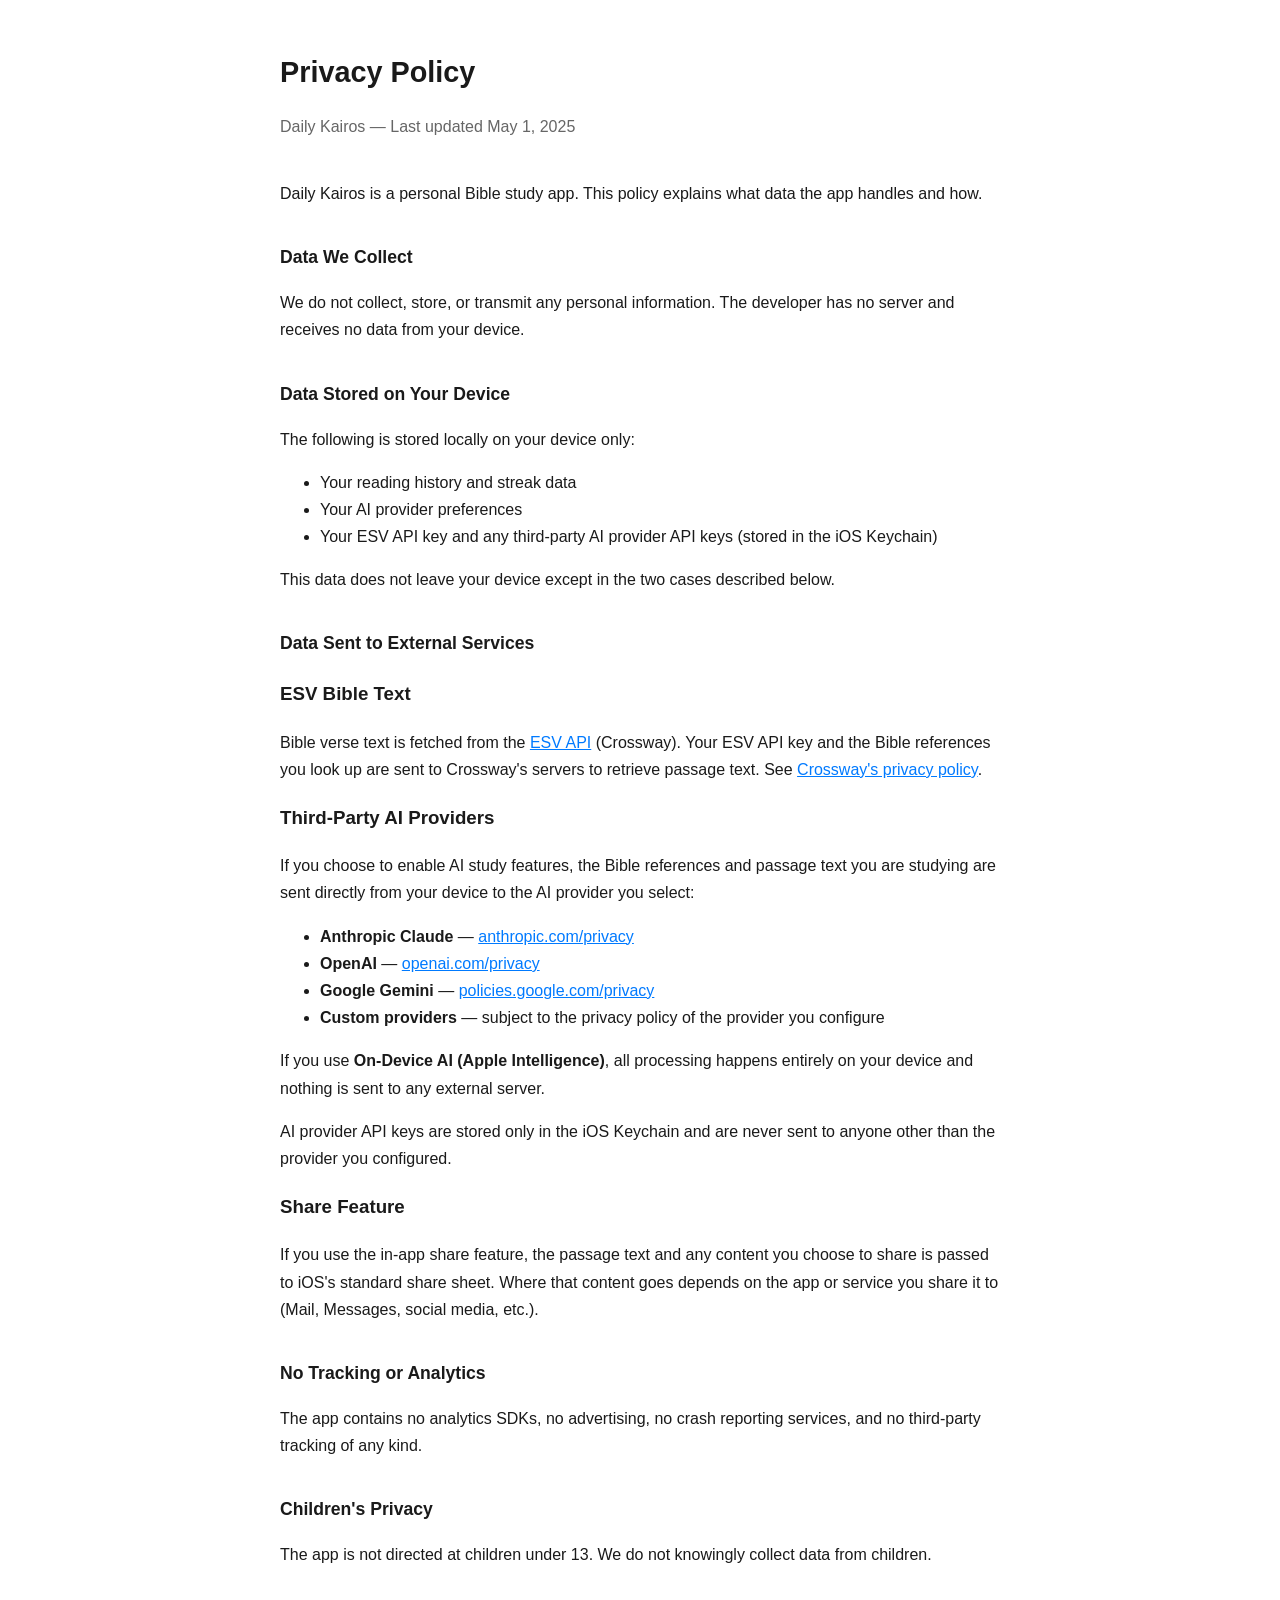
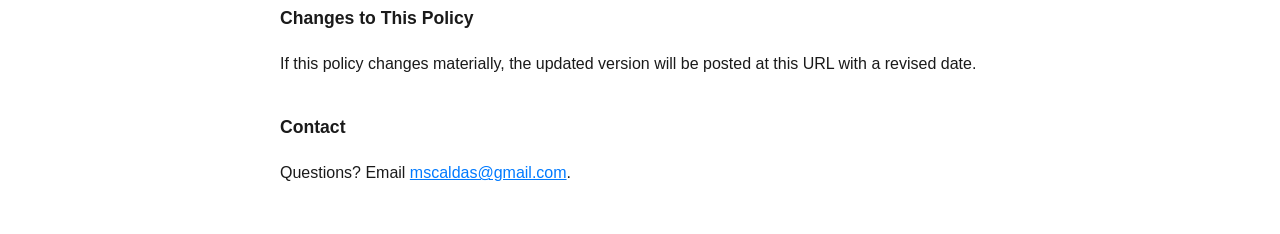
<file: docs/privacy-policy.html>
<!DOCTYPE html>
<html lang="en">
<head>
  <meta charset="UTF-8" />
  <meta name="viewport" content="width=device-width, initial-scale=1.0" />
  <title>Daily Kairos – Privacy Policy</title>
  <style>
    body { font-family: -apple-system, BlinkMacSystemFont, "Segoe UI", sans-serif; max-width: 720px; margin: 48px auto; padding: 0 24px; color: #1a1a1a; line-height: 1.7; }
    h1 { font-size: 1.8rem; margin-bottom: 4px; }
    .subtitle { color: #666; margin-bottom: 40px; }
    h2 { font-size: 1.1rem; margin-top: 36px; }
    a { color: #007aff; }
  </style>
  <!-- Cloudflare Web Analytics --><script defer src='https://static.cloudflareinsights.com/beacon.min.js' data-cf-beacon='{"token": "cb02146ad0064b5a9e2da726a704286d"}'></script><!-- End Cloudflare Web Analytics -->
</head>
<body>
  <h1>Privacy Policy</h1>
  <p class="subtitle">Daily Kairos &mdash; Last updated May 1, 2025</p>

  <p>Daily Kairos is a personal Bible study app. This policy explains what data the app handles and how.</p>

  <h2>Data We Collect</h2>
  <p>We do not collect, store, or transmit any personal information. The developer has no server and receives no data from your device.</p>

  <h2>Data Stored on Your Device</h2>
  <p>The following is stored locally on your device only:</p>
  <ul>
    <li>Your reading history and streak data</li>
    <li>Your AI provider preferences</li>
    <li>Your ESV API key and any third-party AI provider API keys (stored in the iOS Keychain)</li>
  </ul>
  <p>This data does not leave your device except in the two cases described below.</p>

  <h2>Data Sent to External Services</h2>

  <h3>ESV Bible Text</h3>
  <p>Bible verse text is fetched from the <a href="https://api.esv.org">ESV API</a> (Crossway). Your ESV API key and the Bible references you look up are sent to Crossway's servers to retrieve passage text. See <a href="https://www.crossway.org/privacy-policy/">Crossway's privacy policy</a>.</p>

  <h3>Third-Party AI Providers</h3>
  <p>If you choose to enable AI study features, the Bible references and passage text you are studying are sent directly from your device to the AI provider you select:</p>
  <ul>
    <li><strong>Anthropic Claude</strong> — <a href="https://www.anthropic.com/privacy">anthropic.com/privacy</a></li>
    <li><strong>OpenAI</strong> — <a href="https://openai.com/privacy">openai.com/privacy</a></li>
    <li><strong>Google Gemini</strong> — <a href="https://policies.google.com/privacy">policies.google.com/privacy</a></li>
    <li><strong>Custom providers</strong> — subject to the privacy policy of the provider you configure</li>
  </ul>
  <p>If you use <strong>On-Device AI (Apple Intelligence)</strong>, all processing happens entirely on your device and nothing is sent to any external server.</p>
  <p>AI provider API keys are stored only in the iOS Keychain and are never sent to anyone other than the provider you configured.</p>

  <h3>Share Feature</h3>
  <p>If you use the in-app share feature, the passage text and any content you choose to share is passed to iOS's standard share sheet. Where that content goes depends on the app or service you share it to (Mail, Messages, social media, etc.).</p>

  <h2>No Tracking or Analytics</h2>
  <p>The app contains no analytics SDKs, no advertising, no crash reporting services, and no third-party tracking of any kind.</p>

  <h2>Children's Privacy</h2>
  <p>The app is not directed at children under 13. We do not knowingly collect data from children.</p>

  <h2>Changes to This Policy</h2>
  <p>If this policy changes materially, the updated version will be posted at this URL with a revised date.</p>

  <h2>Contact</h2>
  <p>Questions? Email <a href="mailto:mscaldas@gmail.com">mscaldas@gmail.com</a>.</p>
</body>
</html>
</file>
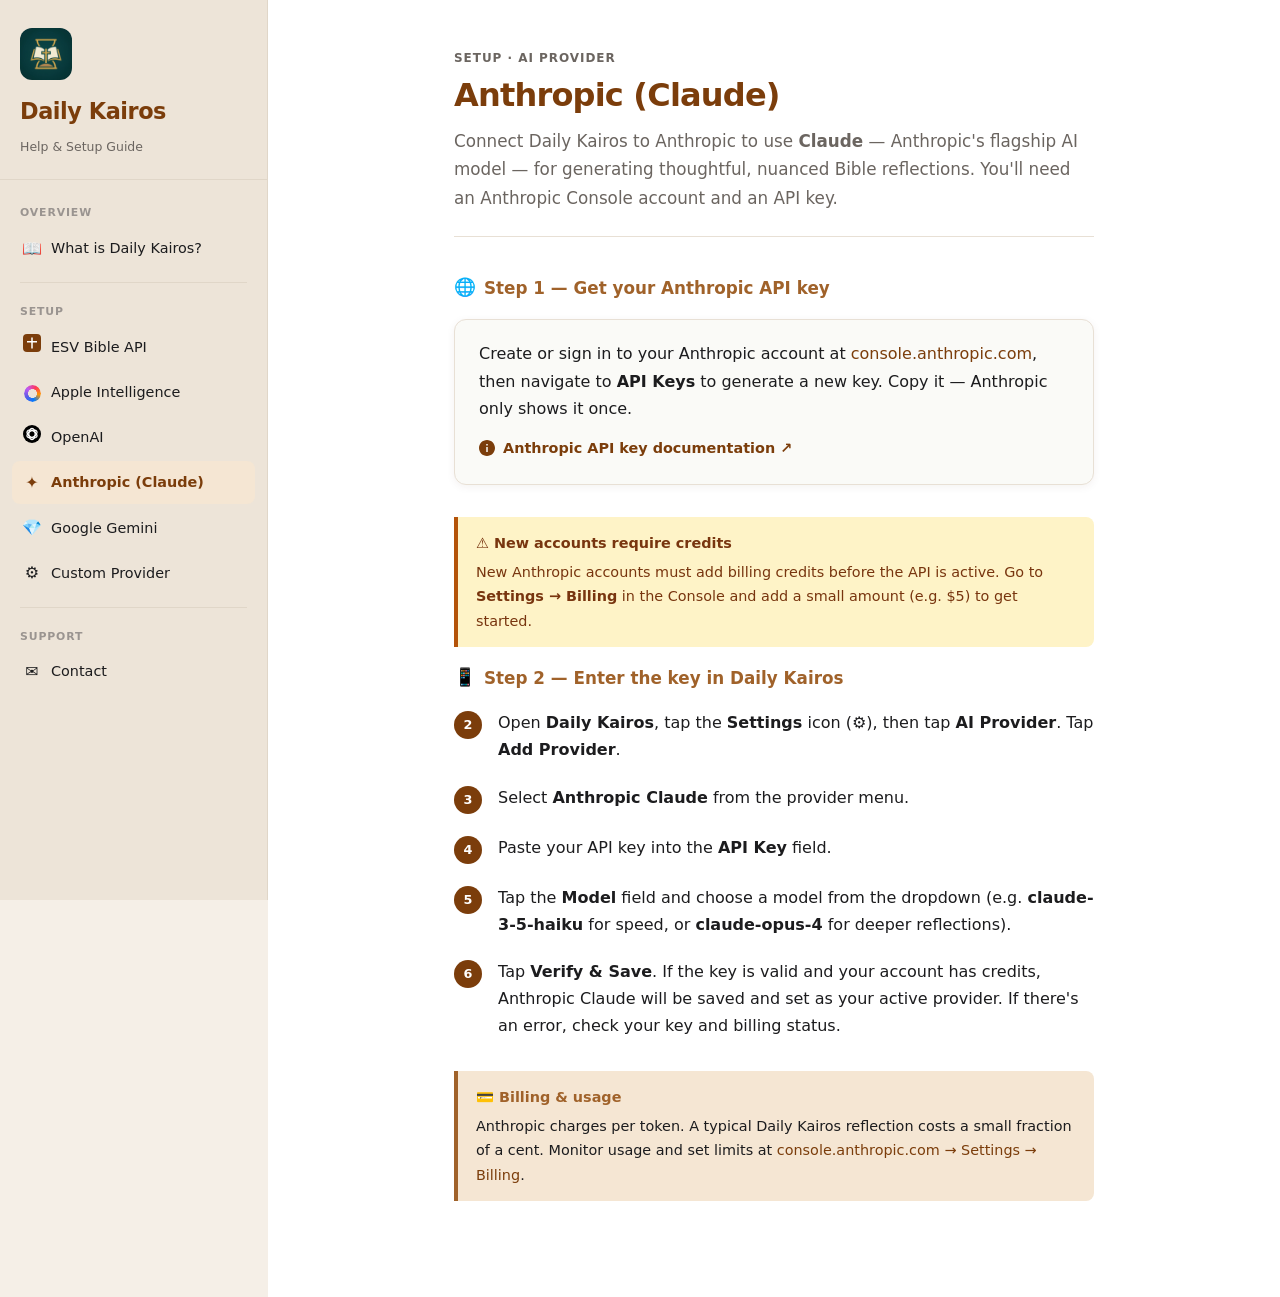
<file: docs/setup-anthropic.html>
<!DOCTYPE html>
<html lang="en">
<head>
  <meta charset="UTF-8" />
  <meta name="viewport" content="width=device-width, initial-scale=1.0" />
  <title>Anthropic (Claude) Setup – Daily Kairos Help</title>
  <link rel="stylesheet" href="css/style.css" />
  <!-- Cloudflare Web Analytics --><script defer src='https://static.cloudflareinsights.com/beacon.min.js' data-cf-beacon='{"token": "cb02146ad0064b5a9e2da726a704286d"}'></script><!-- End Cloudflare Web Analytics -->
</head>
<body>

<header class="mobile-header">
  <div class="mobile-brand-wrap">
    <img src="img/DailyKairosLogo.png" alt="" class="mobile-logo" />
    <span class="mobile-brand">Daily Kairos</span>
  </div>
  <button class="hamburger" aria-label="Open menu" onclick="openDrawer()">&#9776;</button>
</header>

<div class="mobile-nav-drawer" id="drawer" role="dialog" aria-modal="true" aria-label="Navigation">
  <div class="drawer-backdrop" onclick="closeDrawer()"></div>
  <nav class="drawer-panel">
    <div class="sidebar-brand">
      <img src="img/DailyKairosLogo.png" alt="Daily Kairos" class="sidebar-logo" />
      <span class="app-name">Daily <a href="kairos.html" class="kairos-egg"><span class="kairos-en">Kairos</span><span class="kairos-gr">Καιρός</span></a></span>
      <span class="app-tagline">Help &amp; Setup Guide</span>
    </div>
    <div class="sidebar-nav">
      <span class="nav-section-label">Overview</span>
      <a href="index.html" class="nav-link"><span class="nav-icon">📖</span> What is Daily Kairos?</a>
      <div class="nav-divider"></div>
      <span class="nav-section-label">Setup</span>
      <a href="setup-esv.html" class="nav-link"><span class="nav-icon"><svg width="18" height="18" viewBox="0 0 18 18" xmlns="http://www.w3.org/2000/svg" aria-hidden="true"><rect width="18" height="18" rx="4" fill="#7B3D0B"/><rect x="8.25" y="3.5" width="1.5" height="11" fill="white"/><rect x="4" y="7" width="10" height="1.5" fill="white"/></svg></span> ESV Bible API</a>
      <a href="setup-apple-intelligence.html" class="nav-link"><span class="nav-icon"><span class="ai-icon"></span></span> Apple Intelligence</a>
      <a href="setup-openai.html" class="nav-link"><span class="nav-icon"><svg width="18" height="18" viewBox="0 0 18 18" xmlns="http://www.w3.org/2000/svg" aria-hidden="true"><circle cx="9" cy="9" r="9" fill="#000"/><g transform="translate(9,9)" stroke="white" stroke-width="1.3" fill="none"><ellipse rx="3.2" ry="5.5" transform="rotate(0)"/><ellipse rx="3.2" ry="5.5" transform="rotate(60)"/><ellipse rx="3.2" ry="5.5" transform="rotate(120)"/></g></svg></span> OpenAI</a>
      <a href="setup-anthropic.html" class="nav-link" aria-current="page"><span class="nav-icon">✦</span> Anthropic (Claude)</a>
      <a href="setup-gemini.html" class="nav-link"><span class="nav-icon">💎</span> Google Gemini</a>
      <a href="setup-custom.html" class="nav-link"><span class="nav-icon">⚙️</span> Custom Provider</a>
      <div class="nav-divider"></div>
      <span class="nav-section-label">Support</span>
      <a href="contact.html" class="nav-link"><span class="nav-icon">✉️</span> Contact</a>
    </div>
  </nav>
</div>

<div class="shell">
  <aside class="sidebar">
    <div class="sidebar-brand">
      <img src="img/DailyKairosLogo.png" alt="Daily Kairos" class="sidebar-logo" />
      <span class="app-name">Daily <a href="kairos.html" class="kairos-egg"><span class="kairos-en">Kairos</span><span class="kairos-gr">Καιρός</span></a></span>
      <span class="app-tagline">Help &amp; Setup Guide</span>
    </div>
    <nav class="sidebar-nav">
      <span class="nav-section-label">Overview</span>
      <a href="index.html" class="nav-link"><span class="nav-icon">📖</span> What is Daily Kairos?</a>
      <div class="nav-divider"></div>
      <span class="nav-section-label">Setup</span>
      <a href="setup-esv.html" class="nav-link"><span class="nav-icon"><svg width="18" height="18" viewBox="0 0 18 18" xmlns="http://www.w3.org/2000/svg" aria-hidden="true"><rect width="18" height="18" rx="4" fill="#7B3D0B"/><rect x="8.25" y="3.5" width="1.5" height="11" fill="white"/><rect x="4" y="7" width="10" height="1.5" fill="white"/></svg></span> ESV Bible API</a>
      <a href="setup-apple-intelligence.html" class="nav-link"><span class="nav-icon"><span class="ai-icon"></span></span> Apple Intelligence</a>
      <a href="setup-openai.html" class="nav-link"><span class="nav-icon"><svg width="18" height="18" viewBox="0 0 18 18" xmlns="http://www.w3.org/2000/svg" aria-hidden="true"><circle cx="9" cy="9" r="9" fill="#000"/><g transform="translate(9,9)" stroke="white" stroke-width="1.3" fill="none"><ellipse rx="3.2" ry="5.5" transform="rotate(0)"/><ellipse rx="3.2" ry="5.5" transform="rotate(60)"/><ellipse rx="3.2" ry="5.5" transform="rotate(120)"/></g></svg></span> OpenAI</a>
      <a href="setup-anthropic.html" class="nav-link" aria-current="page"><span class="nav-icon">✦</span> Anthropic (Claude)</a>
      <a href="setup-gemini.html" class="nav-link"><span class="nav-icon">💎</span> Google Gemini</a>
      <a href="setup-custom.html" class="nav-link"><span class="nav-icon">⚙️</span> Custom Provider</a>
      <div class="nav-divider"></div>
      <span class="nav-section-label">Support</span>
      <a href="contact.html" class="nav-link"><span class="nav-icon">✉️</span> Contact</a>
    </nav>
  </aside>

  <main class="content">
    <div class="content-inner">

      <div class="page-header">
        <p class="page-eyebrow">Setup · AI Provider</p>
        <h1 class="page-title">Anthropic (Claude)</h1>
        <p class="page-intro">
          Connect Daily Kairos to Anthropic to use <strong>Claude</strong> — Anthropic's flagship AI
          model — for generating thoughtful, nuanced Bible reflections. You'll need an Anthropic
          Console account and an API key.
        </p>
      </div>

      <!-- Part 1: Get the key -->
      <div class="section">
        <h2 class="section-title"><span class="section-icon">🌐</span> Step 1 — Get your Anthropic API key</h2>
        <div class="card">
          <p style="margin-bottom: 14px;">Create or sign in to your Anthropic account at <a href="https://console.anthropic.com" target="_blank" rel="noopener">console.anthropic.com</a>, then navigate to <strong>API Keys</strong> to generate a new key. Copy it — Anthropic only shows it once.</p>
          <a href="https://platform.claude.com/docs/en/build-with-claude/administration-api" target="_blank" rel="noopener" style="display: inline-flex; align-items: center; gap: 8px; font-size: 0.9rem; font-weight: 600; color: var(--accent);">
            <svg width="16" height="16" viewBox="0 0 16 16" fill="none" xmlns="http://www.w3.org/2000/svg" aria-hidden="true"><path d="M8 0C3.58 0 0 3.58 0 8s3.58 8 8 8 8-3.58 8-8-3.58-8-8-8zm.75 12h-1.5V7h1.5v5zm0-6.5h-1.5v-1.5h1.5v1.5z" fill="currentColor"/></svg>
            Anthropic API key documentation ↗
          </a>
        </div>
      </div>

      <div class="callout warning">
        <div class="callout-title">⚠️ New accounts require credits</div>
        New Anthropic accounts must add billing credits before the API is active. Go to
        <strong>Settings → Billing</strong> in the Console and add a small amount (e.g. $5) to get started.
      </div>

      <!-- Part 2: Enter in app -->
      <div class="section">
        <h2 class="section-title"><span class="section-icon">📱</span> Step 2 — Enter the key in Daily Kairos</h2>
        <div class="steps">

          <div class="step">
            <div class="step-num">2</div>
            <div class="step-body">
              <p>Open <strong>Daily Kairos</strong>, tap the <strong>Settings</strong> icon (⚙️), then tap <strong>AI Provider</strong>. Tap <strong>Add Provider</strong>.</p>
            </div>
          </div>

          <div class="step">
            <div class="step-num">3</div>
            <div class="step-body">
              <p>Select <strong>Anthropic Claude</strong> from the provider menu.</p>
            </div>
          </div>

          <div class="step">
            <div class="step-num">4</div>
            <div class="step-body">
              <p>Paste your API key into the <strong>API Key</strong> field.</p>
            </div>
          </div>

          <div class="step">
            <div class="step-num">5</div>
            <div class="step-body">
              <p>Tap the <strong>Model</strong> field and choose a model from the dropdown (e.g. <strong>claude-3-5-haiku</strong> for speed, or <strong>claude-opus-4</strong> for deeper reflections).</p>
            </div>
          </div>

          <div class="step">
            <div class="step-num">6</div>
            <div class="step-body">
              <p>Tap <strong>Verify &amp; Save</strong>. If the key is valid and your account has credits, Anthropic Claude will be saved and set as your active provider. If there's an error, check your key and billing status.</p>
            </div>
          </div>

        </div>
      </div>

      <div class="callout">
        <div class="callout-title">💳 Billing &amp; usage</div>
        Anthropic charges per token. A typical Daily Kairos reflection costs a small fraction of a cent.
        Monitor usage and set limits at <a href="https://console.anthropic.com" target="_blank" rel="noopener">console.anthropic.com → Settings → Billing</a>.
      </div>

    </div>
  </main>
</div>

<script>
  function openDrawer() { document.getElementById('drawer').classList.add('open'); document.body.style.overflow = 'hidden'; }
  function closeDrawer() { document.getElementById('drawer').classList.remove('open'); document.body.style.overflow = ''; }
  document.addEventListener('keydown', e => { if (e.key === 'Escape') closeDrawer(); });
</script>
</body>
</html>
</file>
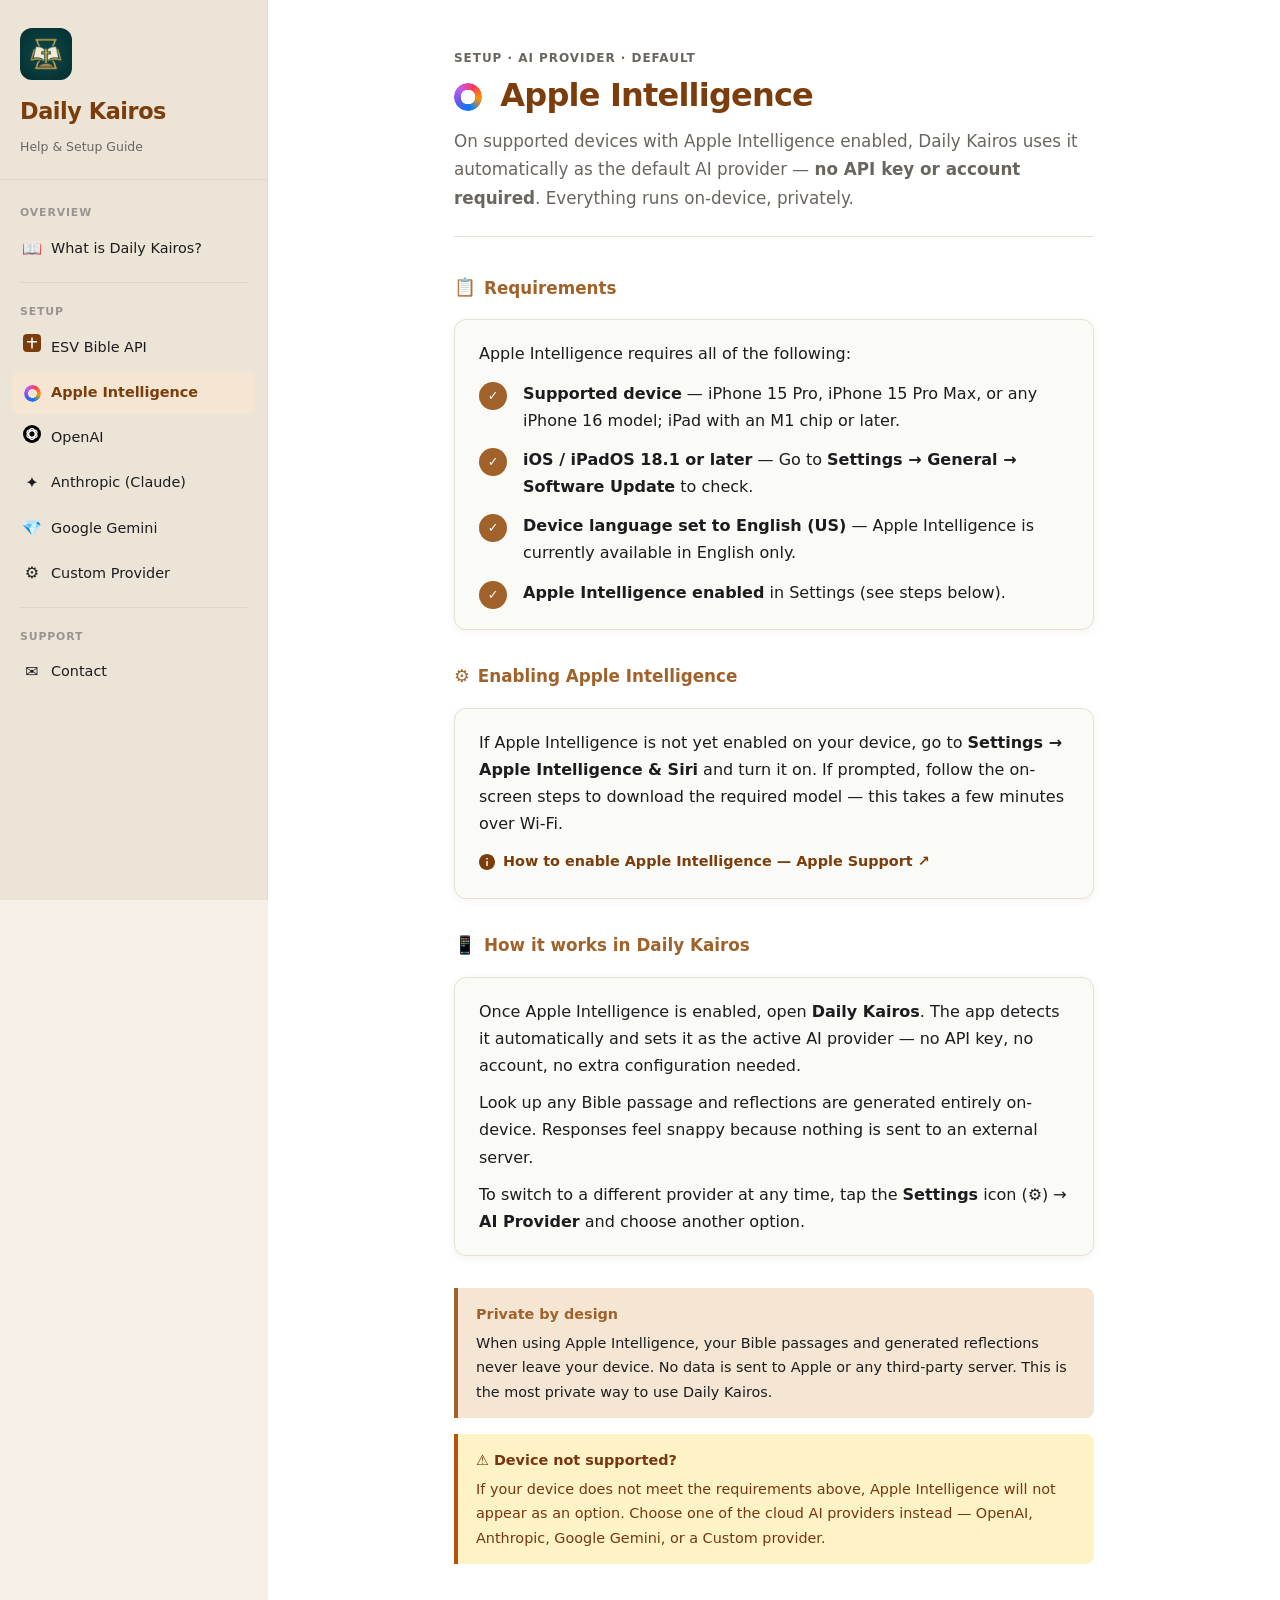
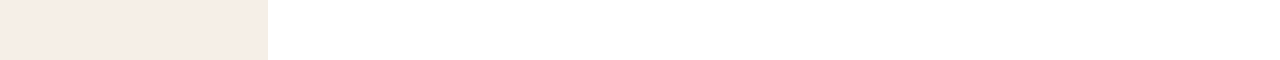
<file: docs/setup-apple-intelligence.html>
<!DOCTYPE html>
<html lang="en">
<head>
  <meta charset="UTF-8" />
  <meta name="viewport" content="width=device-width, initial-scale=1.0" />
  <title>Apple Intelligence – Daily Kairos Help</title>
  <link rel="stylesheet" href="css/style.css" />
  <!-- Cloudflare Web Analytics --><script defer src='https://static.cloudflareinsights.com/beacon.min.js' data-cf-beacon='{"token": "cb02146ad0064b5a9e2da726a704286d"}'></script><!-- End Cloudflare Web Analytics -->
</head>
<body>

<header class="mobile-header">
  <div class="mobile-brand-wrap">
    <img src="img/DailyKairosLogo.png" alt="" class="mobile-logo" />
    <span class="mobile-brand">Daily Kairos</span>
  </div>
  <button class="hamburger" aria-label="Open menu" onclick="openDrawer()">&#9776;</button>
</header>

<div class="mobile-nav-drawer" id="drawer" role="dialog" aria-modal="true" aria-label="Navigation">
  <div class="drawer-backdrop" onclick="closeDrawer()"></div>
  <nav class="drawer-panel">
    <div class="sidebar-brand">
      <img src="img/DailyKairosLogo.png" alt="Daily Kairos" class="sidebar-logo" />
      <span class="app-name">Daily <a href="kairos.html" class="kairos-egg"><span class="kairos-en">Kairos</span><span class="kairos-gr">Καιρός</span></a></span>
      <span class="app-tagline">Help &amp; Setup Guide</span>
    </div>
    <div class="sidebar-nav">
      <span class="nav-section-label">Overview</span>
      <a href="index.html" class="nav-link"><span class="nav-icon">📖</span> What is Daily Kairos?</a>
      <div class="nav-divider"></div>
      <span class="nav-section-label">Setup</span>
      <a href="setup-esv.html" class="nav-link"><span class="nav-icon"><svg width="18" height="18" viewBox="0 0 18 18" xmlns="http://www.w3.org/2000/svg" aria-hidden="true"><rect width="18" height="18" rx="4" fill="#7B3D0B"/><rect x="8.25" y="3.5" width="1.5" height="11" fill="white"/><rect x="4" y="7" width="10" height="1.5" fill="white"/></svg></span> ESV Bible API</a>
      <a href="setup-apple-intelligence.html" class="nav-link" aria-current="page"><span class="nav-icon"><span class="ai-icon"></span></span> Apple Intelligence</a>
      <a href="setup-openai.html" class="nav-link"><span class="nav-icon"><svg width="18" height="18" viewBox="0 0 18 18" xmlns="http://www.w3.org/2000/svg" aria-hidden="true"><circle cx="9" cy="9" r="9" fill="#000"/><g transform="translate(9,9)" stroke="white" stroke-width="1.3" fill="none"><ellipse rx="3.2" ry="5.5" transform="rotate(0)"/><ellipse rx="3.2" ry="5.5" transform="rotate(60)"/><ellipse rx="3.2" ry="5.5" transform="rotate(120)"/></g></svg></span> OpenAI</a>
      <a href="setup-anthropic.html" class="nav-link"><span class="nav-icon">✦</span> Anthropic (Claude)</a>
      <a href="setup-gemini.html" class="nav-link"><span class="nav-icon">💎</span> Google Gemini</a>
      <a href="setup-custom.html" class="nav-link"><span class="nav-icon">⚙️</span> Custom Provider</a>
      <div class="nav-divider"></div>
      <span class="nav-section-label">Support</span>
      <a href="contact.html" class="nav-link"><span class="nav-icon">✉️</span> Contact</a>
    </div>
  </nav>
</div>

<div class="shell">
  <aside class="sidebar">
    <div class="sidebar-brand">
      <img src="img/DailyKairosLogo.png" alt="Daily Kairos" class="sidebar-logo" />
      <span class="app-name">Daily <a href="kairos.html" class="kairos-egg"><span class="kairos-en">Kairos</span><span class="kairos-gr">Καιρός</span></a></span>
      <span class="app-tagline">Help &amp; Setup Guide</span>
    </div>
    <nav class="sidebar-nav">
      <span class="nav-section-label">Overview</span>
      <a href="index.html" class="nav-link"><span class="nav-icon">📖</span> What is Daily Kairos?</a>
      <div class="nav-divider"></div>
      <span class="nav-section-label">Setup</span>
      <a href="setup-esv.html" class="nav-link"><span class="nav-icon"><svg width="18" height="18" viewBox="0 0 18 18" xmlns="http://www.w3.org/2000/svg" aria-hidden="true"><rect width="18" height="18" rx="4" fill="#7B3D0B"/><rect x="8.25" y="3.5" width="1.5" height="11" fill="white"/><rect x="4" y="7" width="10" height="1.5" fill="white"/></svg></span> ESV Bible API</a>
      <a href="setup-apple-intelligence.html" class="nav-link" aria-current="page"><span class="nav-icon"><span class="ai-icon"></span></span> Apple Intelligence</a>
      <a href="setup-openai.html" class="nav-link"><span class="nav-icon"><svg width="18" height="18" viewBox="0 0 18 18" xmlns="http://www.w3.org/2000/svg" aria-hidden="true"><circle cx="9" cy="9" r="9" fill="#000"/><g transform="translate(9,9)" stroke="white" stroke-width="1.3" fill="none"><ellipse rx="3.2" ry="5.5" transform="rotate(0)"/><ellipse rx="3.2" ry="5.5" transform="rotate(60)"/><ellipse rx="3.2" ry="5.5" transform="rotate(120)"/></g></svg></span> OpenAI</a>
      <a href="setup-anthropic.html" class="nav-link"><span class="nav-icon">✦</span> Anthropic (Claude)</a>
      <a href="setup-gemini.html" class="nav-link"><span class="nav-icon">💎</span> Google Gemini</a>
      <a href="setup-custom.html" class="nav-link"><span class="nav-icon">⚙️</span> Custom Provider</a>
      <div class="nav-divider"></div>
      <span class="nav-section-label">Support</span>
      <a href="contact.html" class="nav-link"><span class="nav-icon">✉️</span> Contact</a>
    </nav>
  </aside>

  <main class="content">
    <div class="content-inner">

      <div class="page-header">
        <p class="page-eyebrow">Setup · AI Provider · Default</p>
        <h1 class="page-title"><span class="ai-icon ai-icon-lg"></span> Apple Intelligence</h1>
        <p class="page-intro">
          On supported devices with Apple Intelligence enabled, Daily Kairos uses it
          automatically as the default AI provider — <strong>no API key or account required</strong>.
          Everything runs on-device, privately.
        </p>
      </div>

      <!-- Requirements -->
      <div class="section">
        <h2 class="section-title"><span class="section-icon">📋</span> Requirements</h2>
        <div class="card">
          <p style="margin-bottom: 12px;">Apple Intelligence requires all of the following:</p>
          <div class="steps" style="gap: 12px;">
            <div class="step">
              <div class="step-num" style="background: var(--accent-head);">✓</div>
              <div class="step-body">
                <p><strong>Supported device</strong> — iPhone 15 Pro, iPhone 15 Pro Max, or any iPhone 16 model; iPad with an M1 chip or later.</p>
              </div>
            </div>
            <div class="step">
              <div class="step-num" style="background: var(--accent-head);">✓</div>
              <div class="step-body">
                <p><strong>iOS / iPadOS 18.1 or later</strong> — Go to <strong>Settings → General → Software Update</strong> to check.</p>
              </div>
            </div>
            <div class="step">
              <div class="step-num" style="background: var(--accent-head);">✓</div>
              <div class="step-body">
                <p><strong>Device language set to English (US)</strong> — Apple Intelligence is currently available in English only.</p>
              </div>
            </div>
            <div class="step">
              <div class="step-num" style="background: var(--accent-head);">✓</div>
              <div class="step-body">
                <p><strong>Apple Intelligence enabled</strong> in Settings (see steps below).</p>
              </div>
            </div>
          </div>
        </div>
      </div>

      <!-- Enable Apple Intelligence -->
      <div class="section">
        <h2 class="section-title"><span class="section-icon">⚙️</span> Enabling Apple Intelligence</h2>
        <div class="card">
          <p style="margin-bottom: 12px;">If Apple Intelligence is not yet enabled on your device, go to <strong>Settings → Apple Intelligence &amp; Siri</strong> and turn it on. If prompted, follow the on-screen steps to download the required model — this takes a few minutes over Wi-Fi.</p>
          <a href="https://support.apple.com/guide/ipad/intro-to-apple-intelligence-ipade5045bb1/ipados" target="_blank" rel="noopener" style="display: inline-flex; align-items: center; gap: 8px; font-size: 0.9rem; font-weight: 600; color: var(--accent);">
            <svg width="16" height="16" viewBox="0 0 16 16" fill="none" xmlns="http://www.w3.org/2000/svg" aria-hidden="true"><path d="M8 0C3.58 0 0 3.58 0 8s3.58 8 8 8 8-3.58 8-8-3.58-8-8-8zm.75 12h-1.5V7h1.5v5zm0-6.5h-1.5v-1.5h1.5v1.5z" fill="currentColor"/></svg>
            How to enable Apple Intelligence — Apple Support ↗
          </a>
        </div>
      </div>

      <!-- How it works in app -->
      <div class="section">
        <h2 class="section-title"><span class="section-icon">📱</span> How it works in Daily Kairos</h2>
        <div class="card">
          <p style="margin-bottom: 10px;">Once Apple Intelligence is enabled, open <strong>Daily Kairos</strong>. The app detects it automatically and sets it as the active AI provider — no API key, no account, no extra configuration needed.</p>
          <p style="margin-bottom: 10px;">Look up any Bible passage and reflections are generated entirely on-device. Responses feel snappy because nothing is sent to an external server.</p>
          <p>To switch to a different provider at any time, tap the <strong>Settings</strong> icon (⚙️) → <strong>AI Provider</strong> and choose another option.</p>
        </div>
      </div>

      <div class="callout">
        <div class="callout-title"> Private by design</div>
        When using Apple Intelligence, your Bible passages and generated reflections never leave your device. No data is sent to Apple or any third-party server. This is the most private way to use Daily Kairos.
      </div>

      <div class="callout warning">
        <div class="callout-title">⚠️ Device not supported?</div>
        If your device does not meet the requirements above, Apple Intelligence will not appear as an option. Choose one of the cloud AI providers instead — OpenAI, Anthropic, Google Gemini, or a Custom provider.
      </div>

    </div>
  </main>
</div>

<script>
  function openDrawer() { document.getElementById('drawer').classList.add('open'); document.body.style.overflow = 'hidden'; }
  function closeDrawer() { document.getElementById('drawer').classList.remove('open'); document.body.style.overflow = ''; }
  document.addEventListener('keydown', e => { if (e.key === 'Escape') closeDrawer(); });
</script>
</body>
</html>
</file>
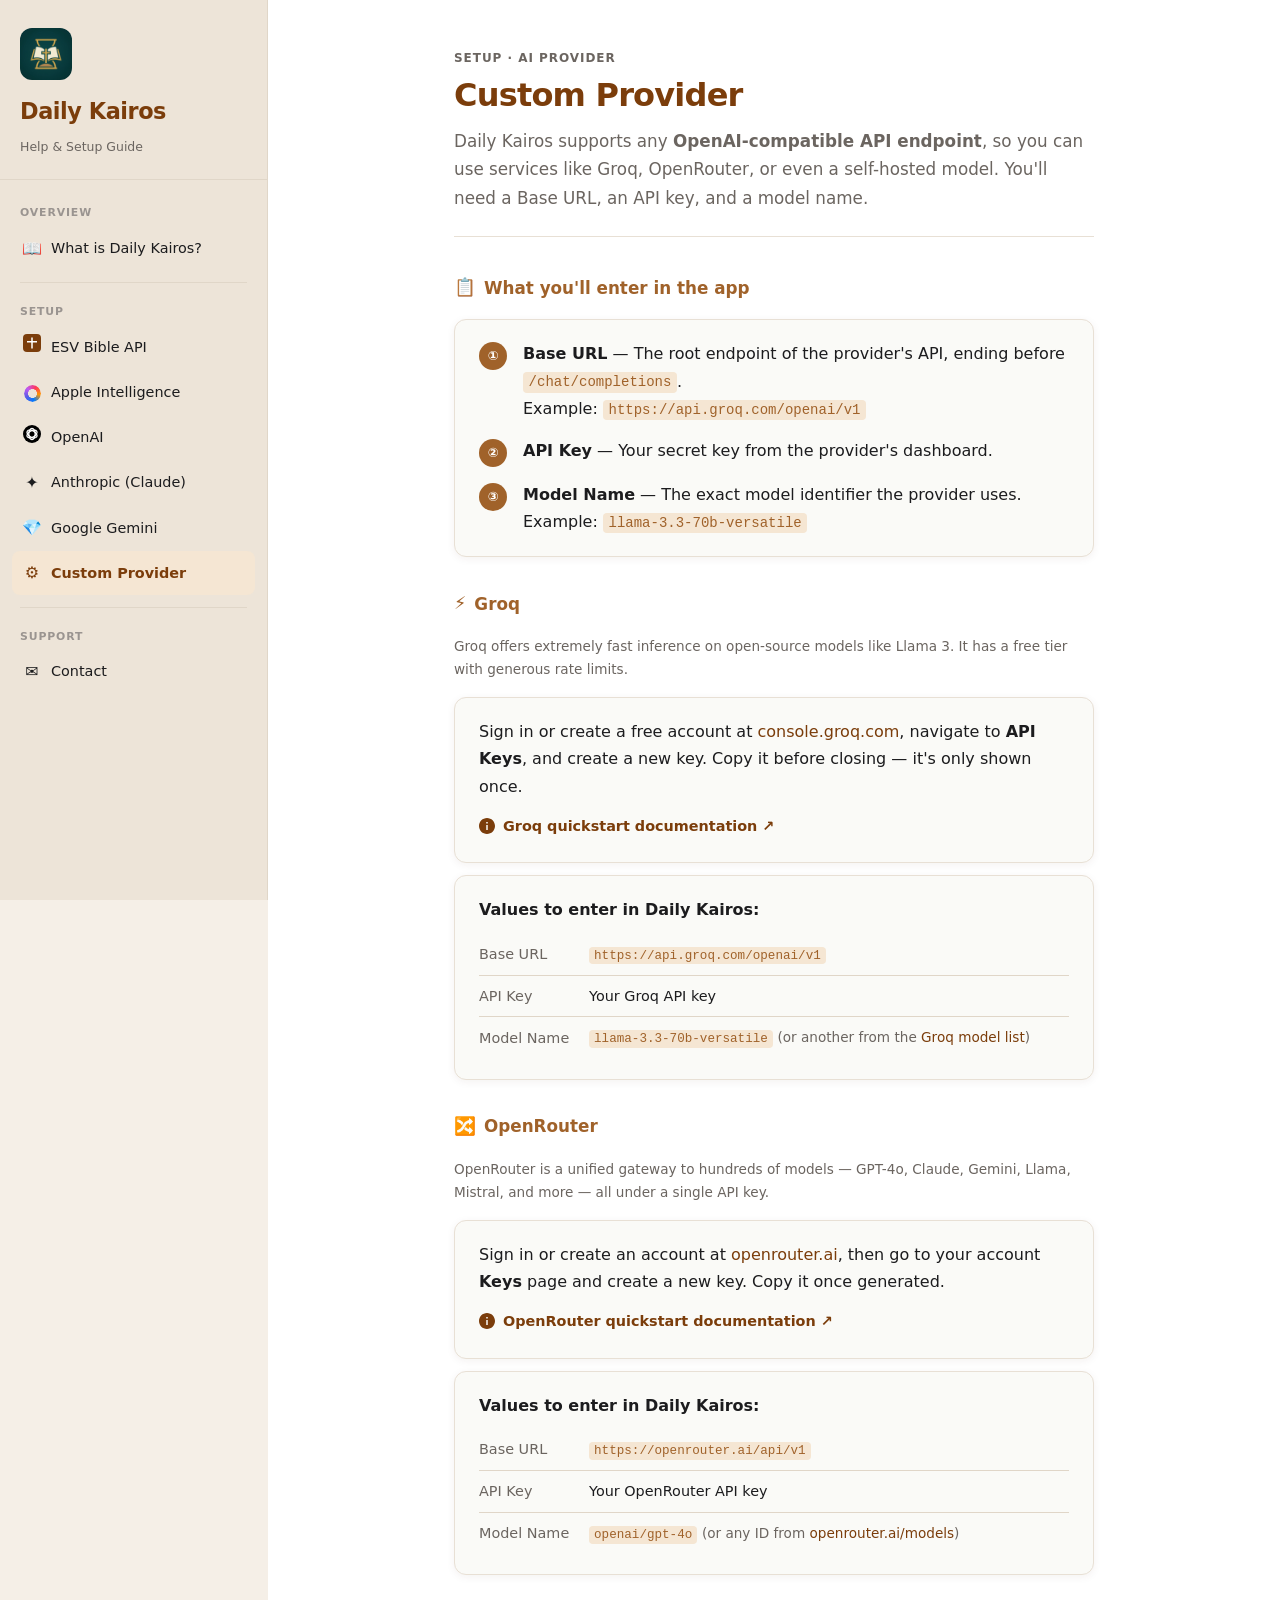
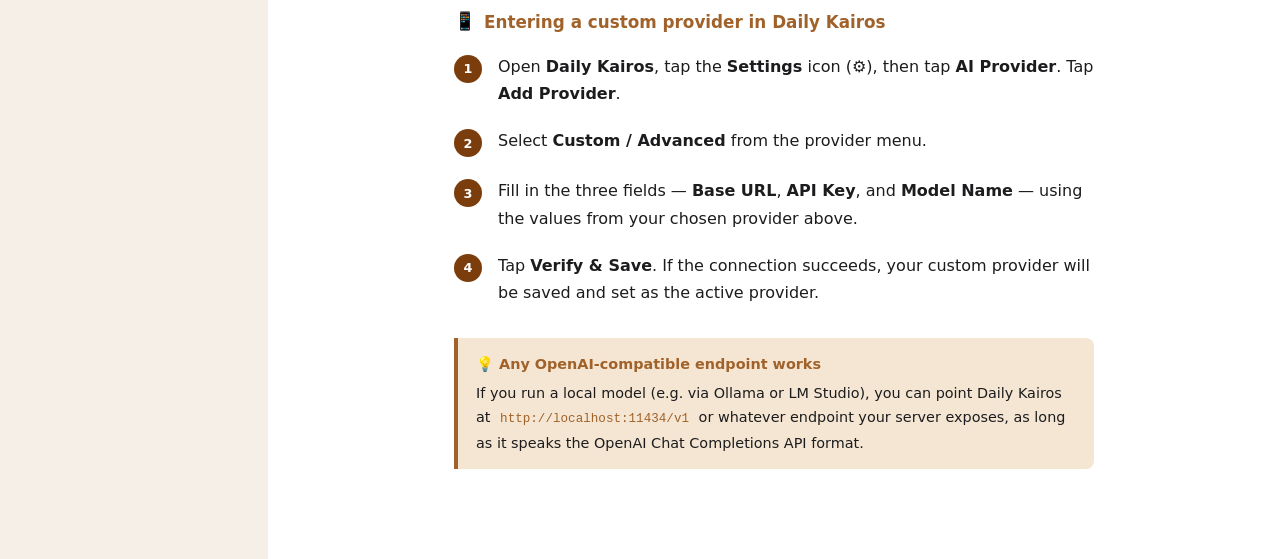
<file: docs/setup-custom.html>
<!DOCTYPE html>
<html lang="en">
<head>
  <meta charset="UTF-8" />
  <meta name="viewport" content="width=device-width, initial-scale=1.0" />
  <title>Custom Provider Setup – Daily Kairos Help</title>
  <link rel="stylesheet" href="css/style.css" />
  <!-- Cloudflare Web Analytics --><script defer src='https://static.cloudflareinsights.com/beacon.min.js' data-cf-beacon='{"token": "cb02146ad0064b5a9e2da726a704286d"}'></script><!-- End Cloudflare Web Analytics -->
</head>
<body>

<header class="mobile-header">
  <div class="mobile-brand-wrap">
    <img src="img/DailyKairosLogo.png" alt="" class="mobile-logo" />
    <span class="mobile-brand">Daily Kairos</span>
  </div>
  <button class="hamburger" aria-label="Open menu" onclick="openDrawer()">&#9776;</button>
</header>

<div class="mobile-nav-drawer" id="drawer" role="dialog" aria-modal="true" aria-label="Navigation">
  <div class="drawer-backdrop" onclick="closeDrawer()"></div>
  <nav class="drawer-panel">
    <div class="sidebar-brand">
      <img src="img/DailyKairosLogo.png" alt="Daily Kairos" class="sidebar-logo" />
      <span class="app-name">Daily <a href="kairos.html" class="kairos-egg"><span class="kairos-en">Kairos</span><span class="kairos-gr">Καιρός</span></a></span>
      <span class="app-tagline">Help &amp; Setup Guide</span>
    </div>
    <div class="sidebar-nav">
      <span class="nav-section-label">Overview</span>
      <a href="index.html" class="nav-link"><span class="nav-icon">📖</span> What is Daily Kairos?</a>
      <div class="nav-divider"></div>
      <span class="nav-section-label">Setup</span>
      <a href="setup-esv.html" class="nav-link"><span class="nav-icon"><svg width="18" height="18" viewBox="0 0 18 18" xmlns="http://www.w3.org/2000/svg" aria-hidden="true"><rect width="18" height="18" rx="4" fill="#7B3D0B"/><rect x="8.25" y="3.5" width="1.5" height="11" fill="white"/><rect x="4" y="7" width="10" height="1.5" fill="white"/></svg></span> ESV Bible API</a>
      <a href="setup-apple-intelligence.html" class="nav-link"><span class="nav-icon"><span class="ai-icon"></span></span> Apple Intelligence</a>
      <a href="setup-openai.html" class="nav-link"><span class="nav-icon"><svg width="18" height="18" viewBox="0 0 18 18" xmlns="http://www.w3.org/2000/svg" aria-hidden="true"><circle cx="9" cy="9" r="9" fill="#000"/><g transform="translate(9,9)" stroke="white" stroke-width="1.3" fill="none"><ellipse rx="3.2" ry="5.5" transform="rotate(0)"/><ellipse rx="3.2" ry="5.5" transform="rotate(60)"/><ellipse rx="3.2" ry="5.5" transform="rotate(120)"/></g></svg></span> OpenAI</a>
      <a href="setup-anthropic.html" class="nav-link"><span class="nav-icon">✦</span> Anthropic (Claude)</a>
      <a href="setup-gemini.html" class="nav-link"><span class="nav-icon">💎</span> Google Gemini</a>
      <a href="setup-custom.html" class="nav-link" aria-current="page"><span class="nav-icon">⚙️</span> Custom Provider</a>
      <div class="nav-divider"></div>
      <span class="nav-section-label">Support</span>
      <a href="contact.html" class="nav-link"><span class="nav-icon">✉️</span> Contact</a>
    </div>
  </nav>
</div>

<div class="shell">
  <aside class="sidebar">
    <div class="sidebar-brand">
      <img src="img/DailyKairosLogo.png" alt="Daily Kairos" class="sidebar-logo" />
      <span class="app-name">Daily <a href="kairos.html" class="kairos-egg"><span class="kairos-en">Kairos</span><span class="kairos-gr">Καιρός</span></a></span>
      <span class="app-tagline">Help &amp; Setup Guide</span>
    </div>
    <nav class="sidebar-nav">
      <span class="nav-section-label">Overview</span>
      <a href="index.html" class="nav-link"><span class="nav-icon">📖</span> What is Daily Kairos?</a>
      <div class="nav-divider"></div>
      <span class="nav-section-label">Setup</span>
      <a href="setup-esv.html" class="nav-link"><span class="nav-icon"><svg width="18" height="18" viewBox="0 0 18 18" xmlns="http://www.w3.org/2000/svg" aria-hidden="true"><rect width="18" height="18" rx="4" fill="#7B3D0B"/><rect x="8.25" y="3.5" width="1.5" height="11" fill="white"/><rect x="4" y="7" width="10" height="1.5" fill="white"/></svg></span> ESV Bible API</a>
      <a href="setup-apple-intelligence.html" class="nav-link"><span class="nav-icon"><span class="ai-icon"></span></span> Apple Intelligence</a>
      <a href="setup-openai.html" class="nav-link"><span class="nav-icon"><svg width="18" height="18" viewBox="0 0 18 18" xmlns="http://www.w3.org/2000/svg" aria-hidden="true"><circle cx="9" cy="9" r="9" fill="#000"/><g transform="translate(9,9)" stroke="white" stroke-width="1.3" fill="none"><ellipse rx="3.2" ry="5.5" transform="rotate(0)"/><ellipse rx="3.2" ry="5.5" transform="rotate(60)"/><ellipse rx="3.2" ry="5.5" transform="rotate(120)"/></g></svg></span> OpenAI</a>
      <a href="setup-anthropic.html" class="nav-link"><span class="nav-icon">✦</span> Anthropic (Claude)</a>
      <a href="setup-gemini.html" class="nav-link"><span class="nav-icon">💎</span> Google Gemini</a>
      <a href="setup-custom.html" class="nav-link" aria-current="page"><span class="nav-icon">⚙️</span> Custom Provider</a>
      <div class="nav-divider"></div>
      <span class="nav-section-label">Support</span>
      <a href="contact.html" class="nav-link"><span class="nav-icon">✉️</span> Contact</a>
    </nav>
  </aside>

  <main class="content">
    <div class="content-inner">

      <div class="page-header">
        <p class="page-eyebrow">Setup · AI Provider</p>
        <h1 class="page-title">Custom Provider</h1>
        <p class="page-intro">
          Daily Kairos supports any <strong>OpenAI-compatible API endpoint</strong>, so you can use
          services like Groq, OpenRouter, or even a self-hosted model. You'll need a Base URL,
          an API key, and a model name.
        </p>
      </div>

      <!-- What you need -->
      <div class="section">
        <h2 class="section-title"><span class="section-icon">📋</span> What you'll enter in the app</h2>
        <div class="card">
          <div class="steps" style="gap: 14px;">
            <div class="step">
              <div class="step-num" style="background: var(--accent-head);">①</div>
              <div class="step-body">
                <p><strong>Base URL</strong> — The root endpoint of the provider's API, ending before <code>/chat/completions</code>.<br>
                Example: <code>https://api.groq.com/openai/v1</code></p>
              </div>
            </div>
            <div class="step">
              <div class="step-num" style="background: var(--accent-head);">②</div>
              <div class="step-body">
                <p><strong>API Key</strong> — Your secret key from the provider's dashboard.</p>
              </div>
            </div>
            <div class="step">
              <div class="step-num" style="background: var(--accent-head);">③</div>
              <div class="step-body">
                <p><strong>Model Name</strong> — The exact model identifier the provider uses.<br>
                Example: <code>llama-3.3-70b-versatile</code></p>
              </div>
            </div>
          </div>
        </div>
      </div>

      <!-- Groq -->
      <div class="section">
        <h2 class="section-title"><span class="section-icon">⚡</span> Groq</h2>
        <p class="text-muted text-small" style="margin-bottom: 16px;">
          Groq offers extremely fast inference on open-source models like Llama 3. It has a free tier with generous rate limits.
        </p>
        <div class="card" style="margin-bottom: 12px;">
          <p style="margin-bottom: 14px;">Sign in or create a free account at <a href="https://console.groq.com" target="_blank" rel="noopener">console.groq.com</a>, navigate to <strong>API Keys</strong>, and create a new key. Copy it before closing — it's only shown once.</p>
          <a href="https://console.groq.com/docs/quickstart" target="_blank" rel="noopener" style="display: inline-flex; align-items: center; gap: 8px; font-size: 0.9rem; font-weight: 600; color: var(--accent);">
            <svg width="16" height="16" viewBox="0 0 16 16" fill="none" xmlns="http://www.w3.org/2000/svg" aria-hidden="true"><path d="M8 0C3.58 0 0 3.58 0 8s3.58 8 8 8 8-3.58 8-8-3.58-8-8-8zm.75 12h-1.5V7h1.5v5zm0-6.5h-1.5v-1.5h1.5v1.5z" fill="currentColor"/></svg>
            Groq quickstart documentation ↗
          </a>
        </div>
        <div class="card">
          <p style="margin-bottom: 10px;"><strong>Values to enter in Daily Kairos:</strong></p>
          <table style="width: 100%; border-collapse: collapse; font-size: 0.9rem;">
            <tr style="border-bottom: 1px solid var(--border);">
              <td style="padding: 8px 0; color: var(--text-muted); width: 110px;">Base URL</td>
              <td style="padding: 8px 0;"><code>https://api.groq.com/openai/v1</code></td>
            </tr>
            <tr style="border-bottom: 1px solid var(--border);">
              <td style="padding: 8px 0; color: var(--text-muted);">API Key</td>
              <td style="padding: 8px 0;">Your Groq API key</td>
            </tr>
            <tr>
              <td style="padding: 8px 0; color: var(--text-muted);">Model Name</td>
              <td style="padding: 8px 0;"><code>llama-3.3-70b-versatile</code> <span class="text-muted text-small">(or another from the <a href="https://console.groq.com/docs/models" target="_blank" rel="noopener">Groq model list</a>)</span></td>
            </tr>
          </table>
        </div>
      </div>

      <!-- OpenRouter -->
      <div class="section">
        <h2 class="section-title"><span class="section-icon">🔀</span> OpenRouter</h2>
        <p class="text-muted text-small" style="margin-bottom: 16px;">
          OpenRouter is a unified gateway to hundreds of models — GPT-4o, Claude, Gemini, Llama, Mistral, and more — all under a single API key.
        </p>
        <div class="card" style="margin-bottom: 12px;">
          <p style="margin-bottom: 14px;">Sign in or create an account at <a href="https://openrouter.ai" target="_blank" rel="noopener">openrouter.ai</a>, then go to your account <strong>Keys</strong> page and create a new key. Copy it once generated.</p>
          <a href="https://openrouter.ai/docs/quick-start" target="_blank" rel="noopener" style="display: inline-flex; align-items: center; gap: 8px; font-size: 0.9rem; font-weight: 600; color: var(--accent);">
            <svg width="16" height="16" viewBox="0 0 16 16" fill="none" xmlns="http://www.w3.org/2000/svg" aria-hidden="true"><path d="M8 0C3.58 0 0 3.58 0 8s3.58 8 8 8 8-3.58 8-8-3.58-8-8-8zm.75 12h-1.5V7h1.5v5zm0-6.5h-1.5v-1.5h1.5v1.5z" fill="currentColor"/></svg>
            OpenRouter quickstart documentation ↗
          </a>
        </div>
        <div class="card">
          <p style="margin-bottom: 10px;"><strong>Values to enter in Daily Kairos:</strong></p>
          <table style="width: 100%; border-collapse: collapse; font-size: 0.9rem;">
            <tr style="border-bottom: 1px solid var(--border);">
              <td style="padding: 8px 0; color: var(--text-muted); width: 110px;">Base URL</td>
              <td style="padding: 8px 0;"><code>https://openrouter.ai/api/v1</code></td>
            </tr>
            <tr style="border-bottom: 1px solid var(--border);">
              <td style="padding: 8px 0; color: var(--text-muted);">API Key</td>
              <td style="padding: 8px 0;">Your OpenRouter API key</td>
            </tr>
            <tr>
              <td style="padding: 8px 0; color: var(--text-muted);">Model Name</td>
              <td style="padding: 8px 0;"><code>openai/gpt-4o</code> <span class="text-muted text-small">(or any ID from <a href="https://openrouter.ai/models" target="_blank" rel="noopener">openrouter.ai/models</a>)</span></td>
            </tr>
          </table>
        </div>
      </div>

      <!-- Entering in app -->
      <div class="section">
        <h2 class="section-title"><span class="section-icon">📱</span> Entering a custom provider in Daily Kairos</h2>
        <div class="steps">

          <div class="step">
            <div class="step-num">1</div>
            <div class="step-body">
              <p>Open <strong>Daily Kairos</strong>, tap the <strong>Settings</strong> icon (⚙️), then tap <strong>AI Provider</strong>. Tap <strong>Add Provider</strong>.</p>
            </div>
          </div>

          <div class="step">
            <div class="step-num">2</div>
            <div class="step-body">
              <p>Select <strong>Custom / Advanced</strong> from the provider menu.</p>
            </div>
          </div>

          <div class="step">
            <div class="step-num">3</div>
            <div class="step-body">
              <p>Fill in the three fields — <strong>Base URL</strong>, <strong>API Key</strong>, and <strong>Model Name</strong> — using the values from your chosen provider above.</p>
            </div>
          </div>

          <div class="step">
            <div class="step-num">4</div>
            <div class="step-body">
              <p>Tap <strong>Verify &amp; Save</strong>. If the connection succeeds, your custom provider will be saved and set as the active provider.</p>
            </div>
          </div>

        </div>
      </div>

      <div class="callout">
        <div class="callout-title">💡 Any OpenAI-compatible endpoint works</div>
        If you run a local model (e.g. via Ollama or LM Studio), you can point Daily Kairos at <code>http://localhost:11434/v1</code> or whatever endpoint your server exposes, as long as it speaks the OpenAI Chat Completions API format.
      </div>

    </div>
  </main>
</div>

<script>
  function openDrawer() { document.getElementById('drawer').classList.add('open'); document.body.style.overflow = 'hidden'; }
  function closeDrawer() { document.getElementById('drawer').classList.remove('open'); document.body.style.overflow = ''; }
  document.addEventListener('keydown', e => { if (e.key === 'Escape') closeDrawer(); });
</script>
</body>
</html>
</file>
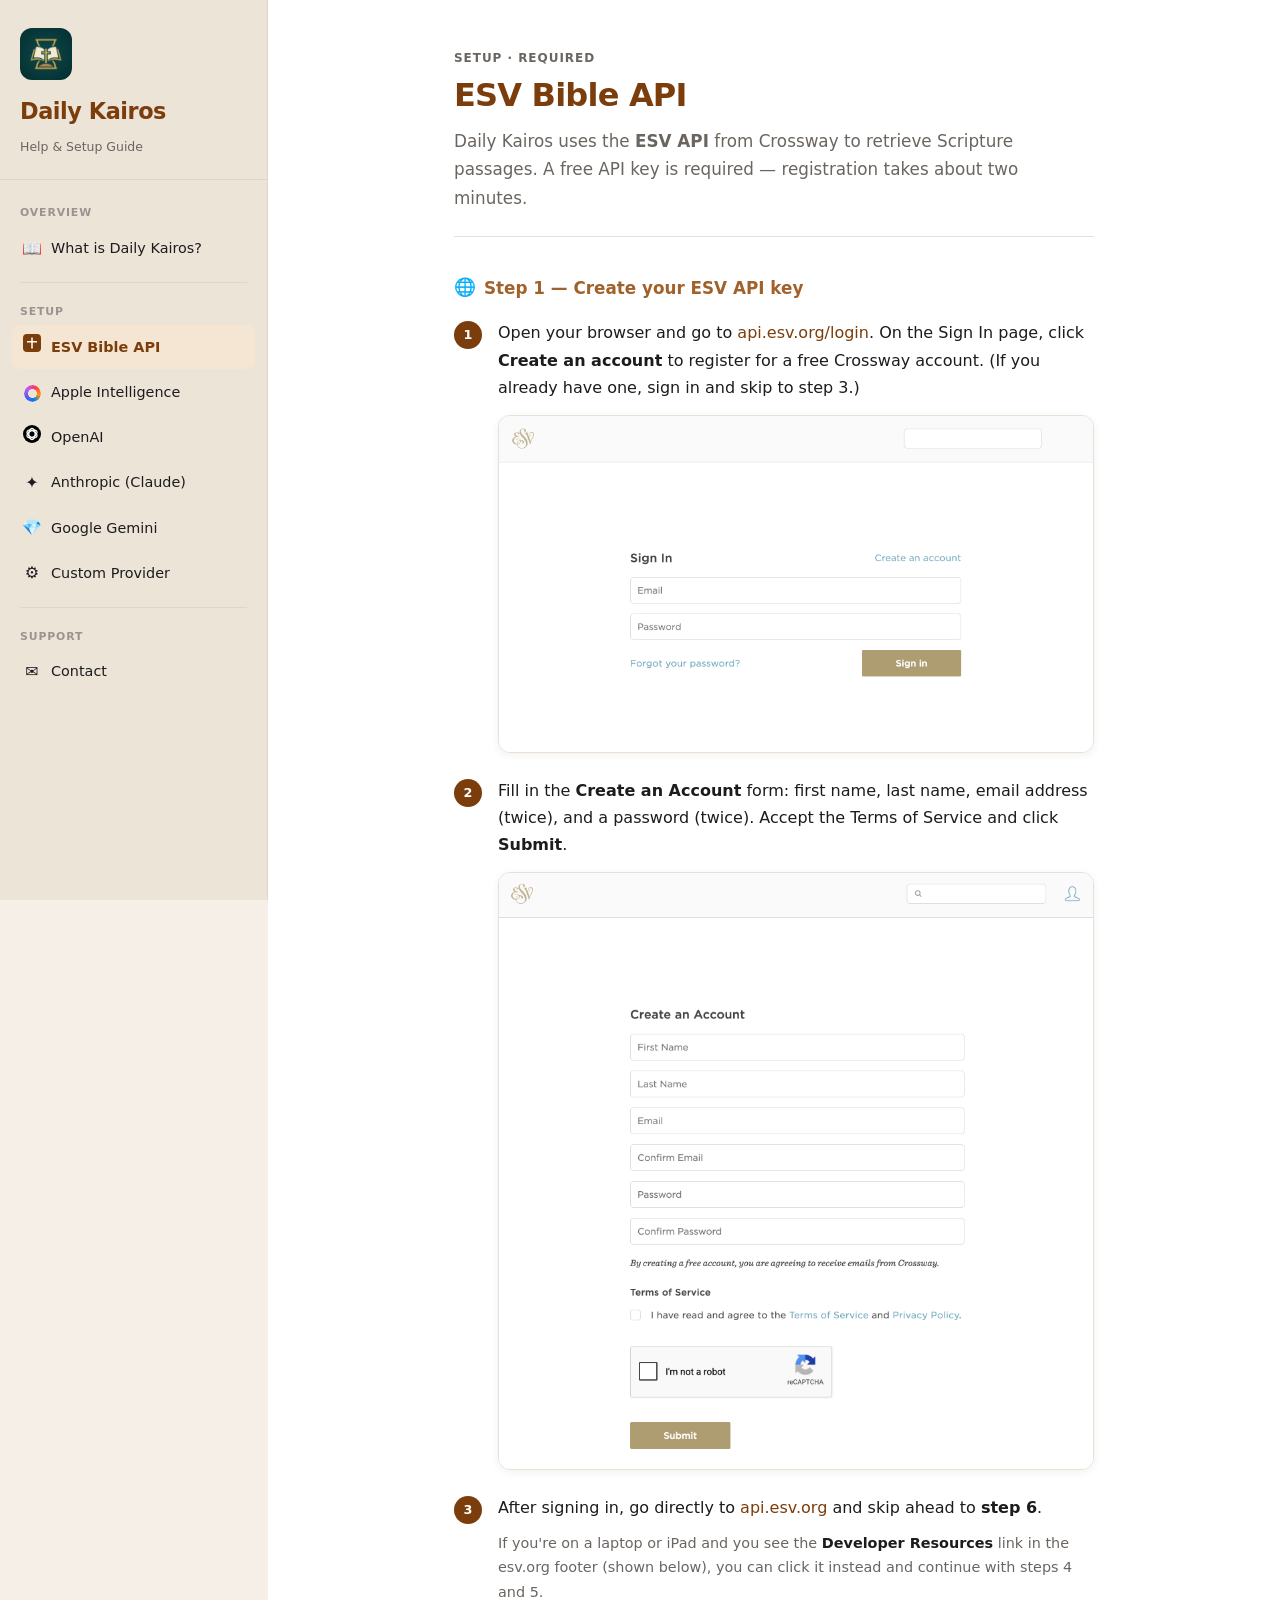
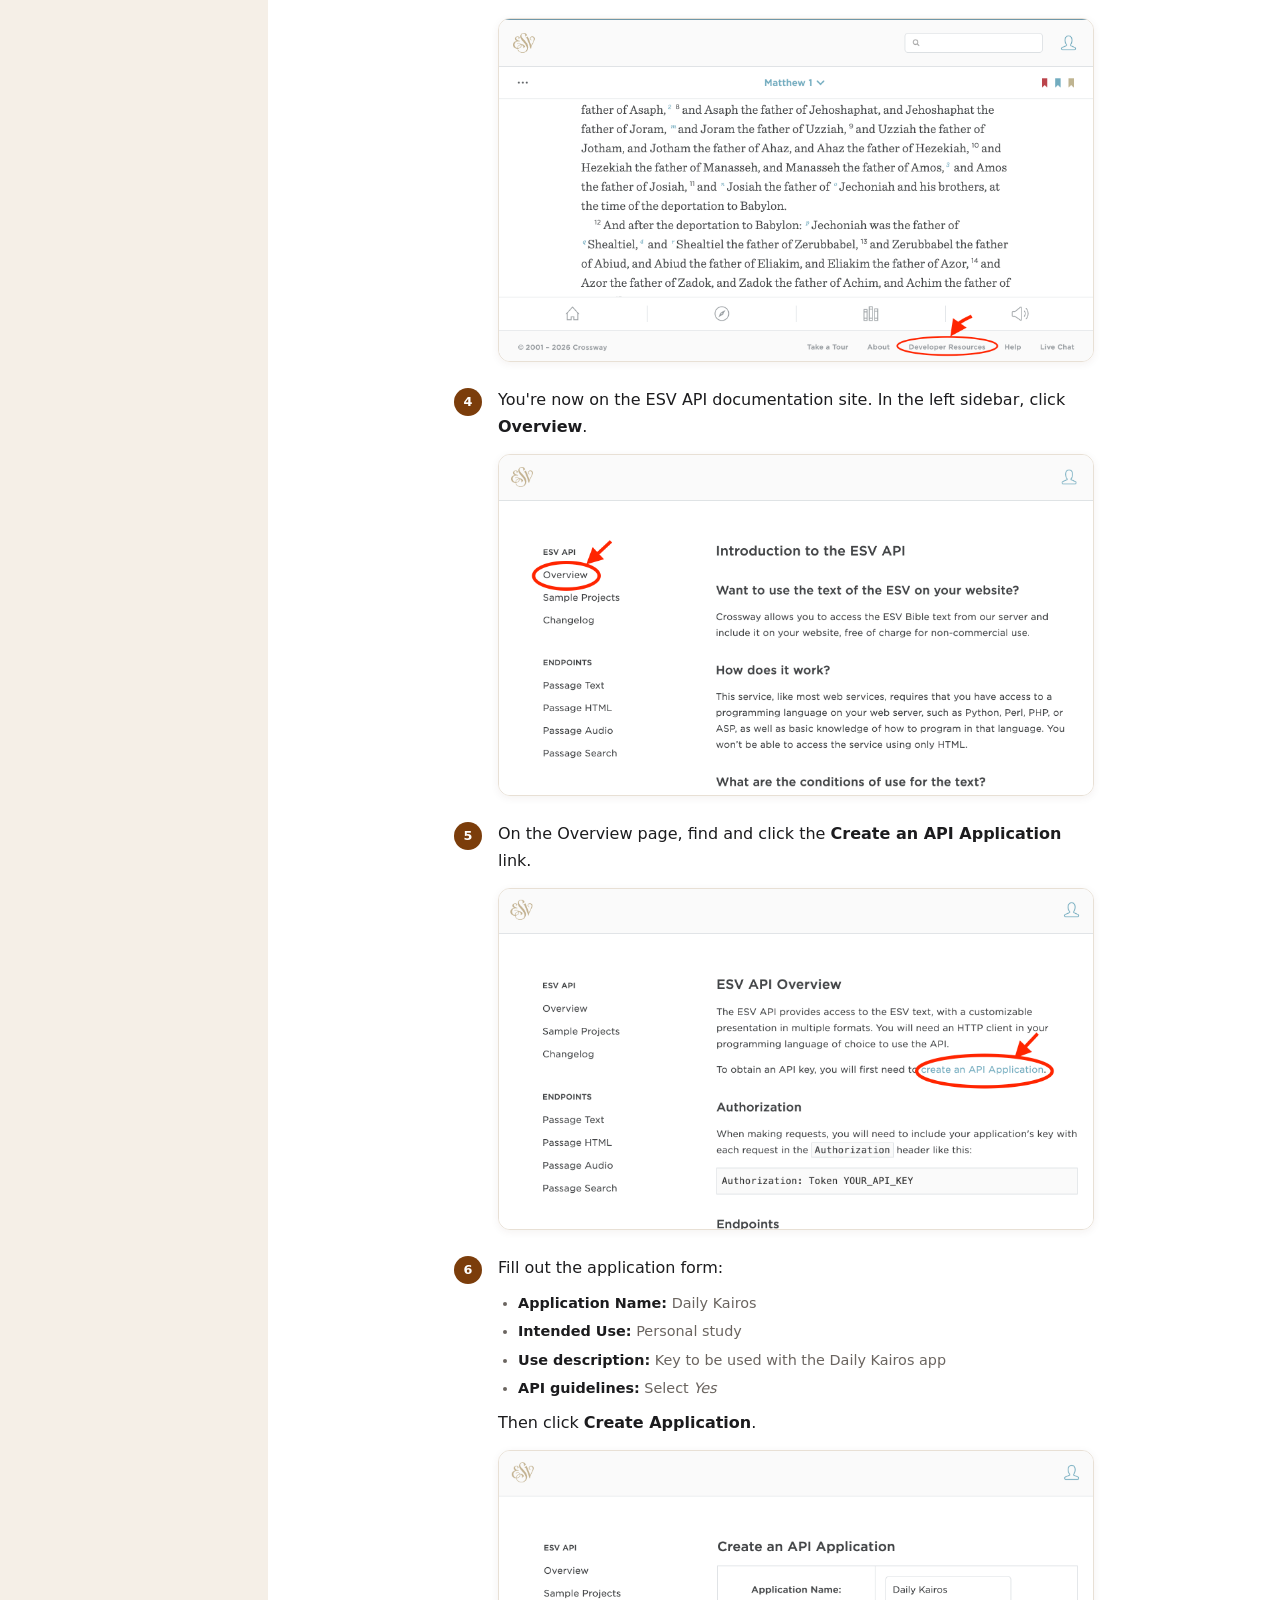
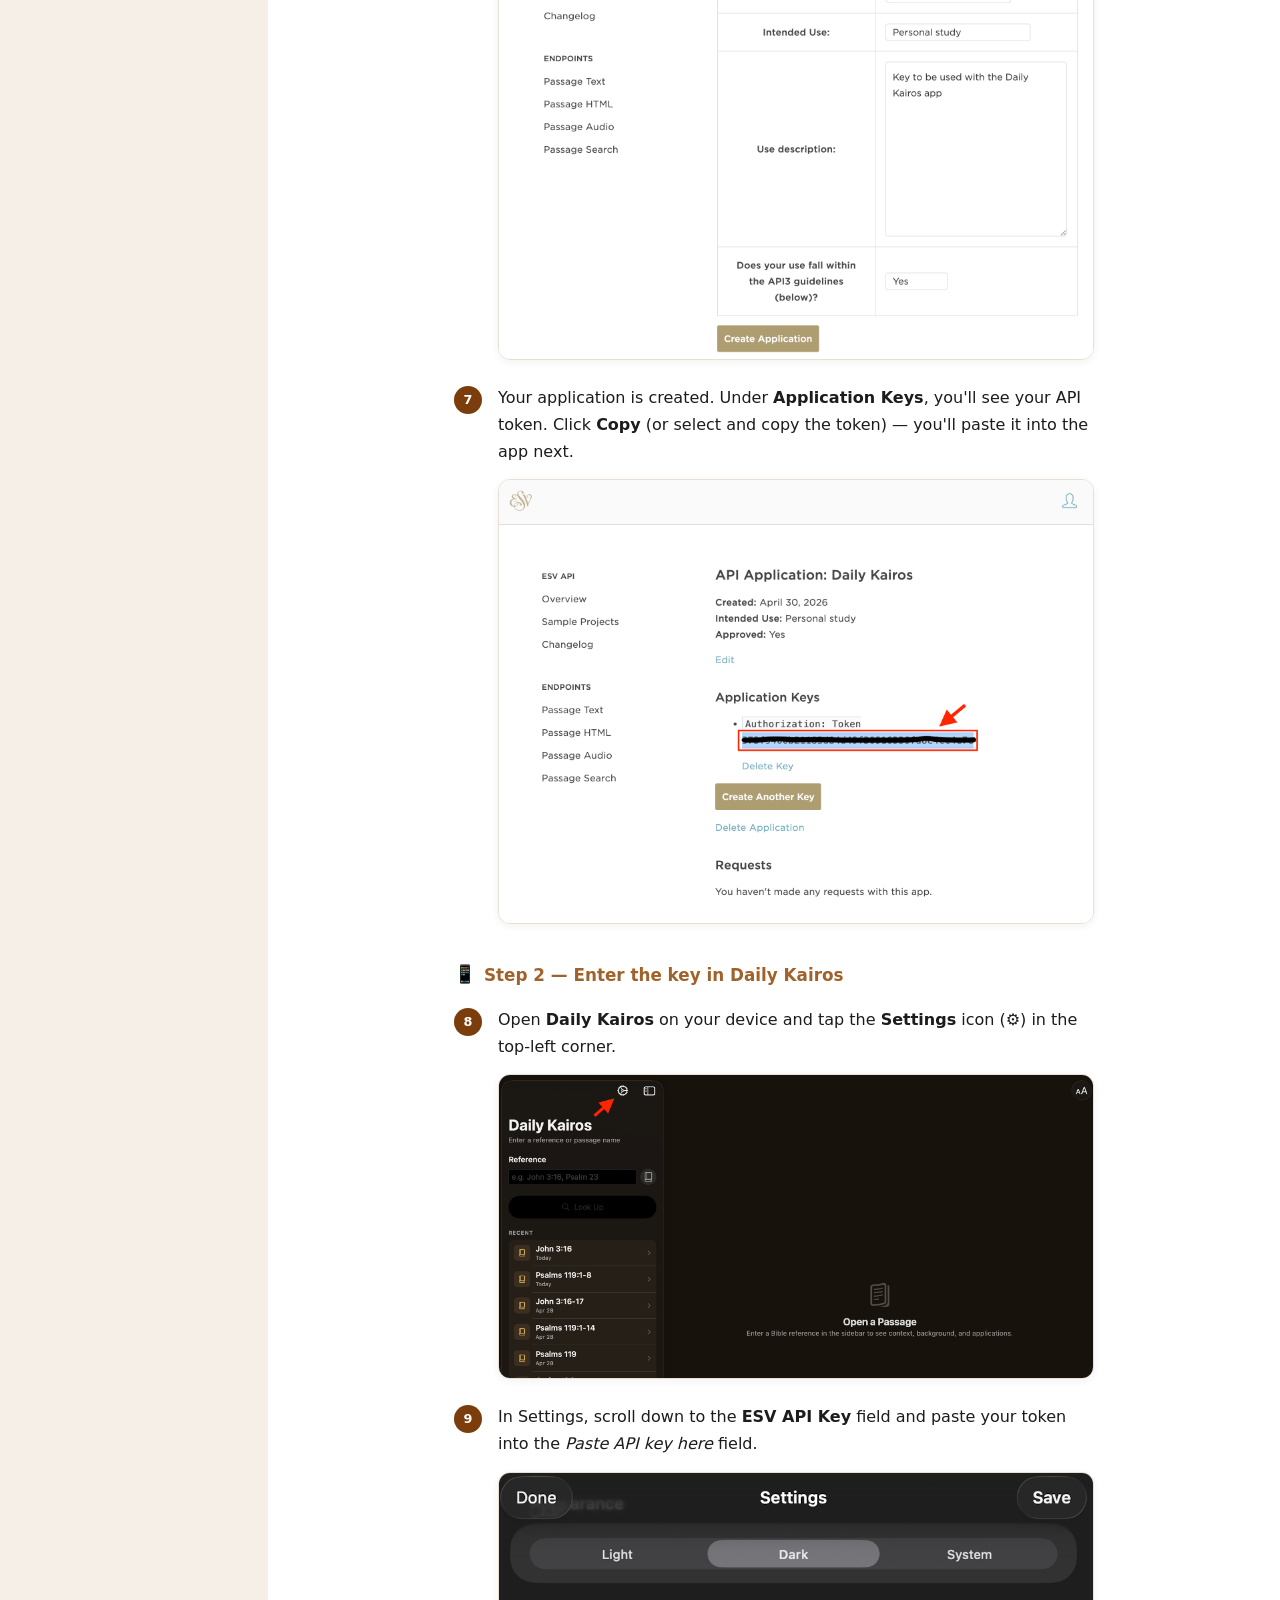
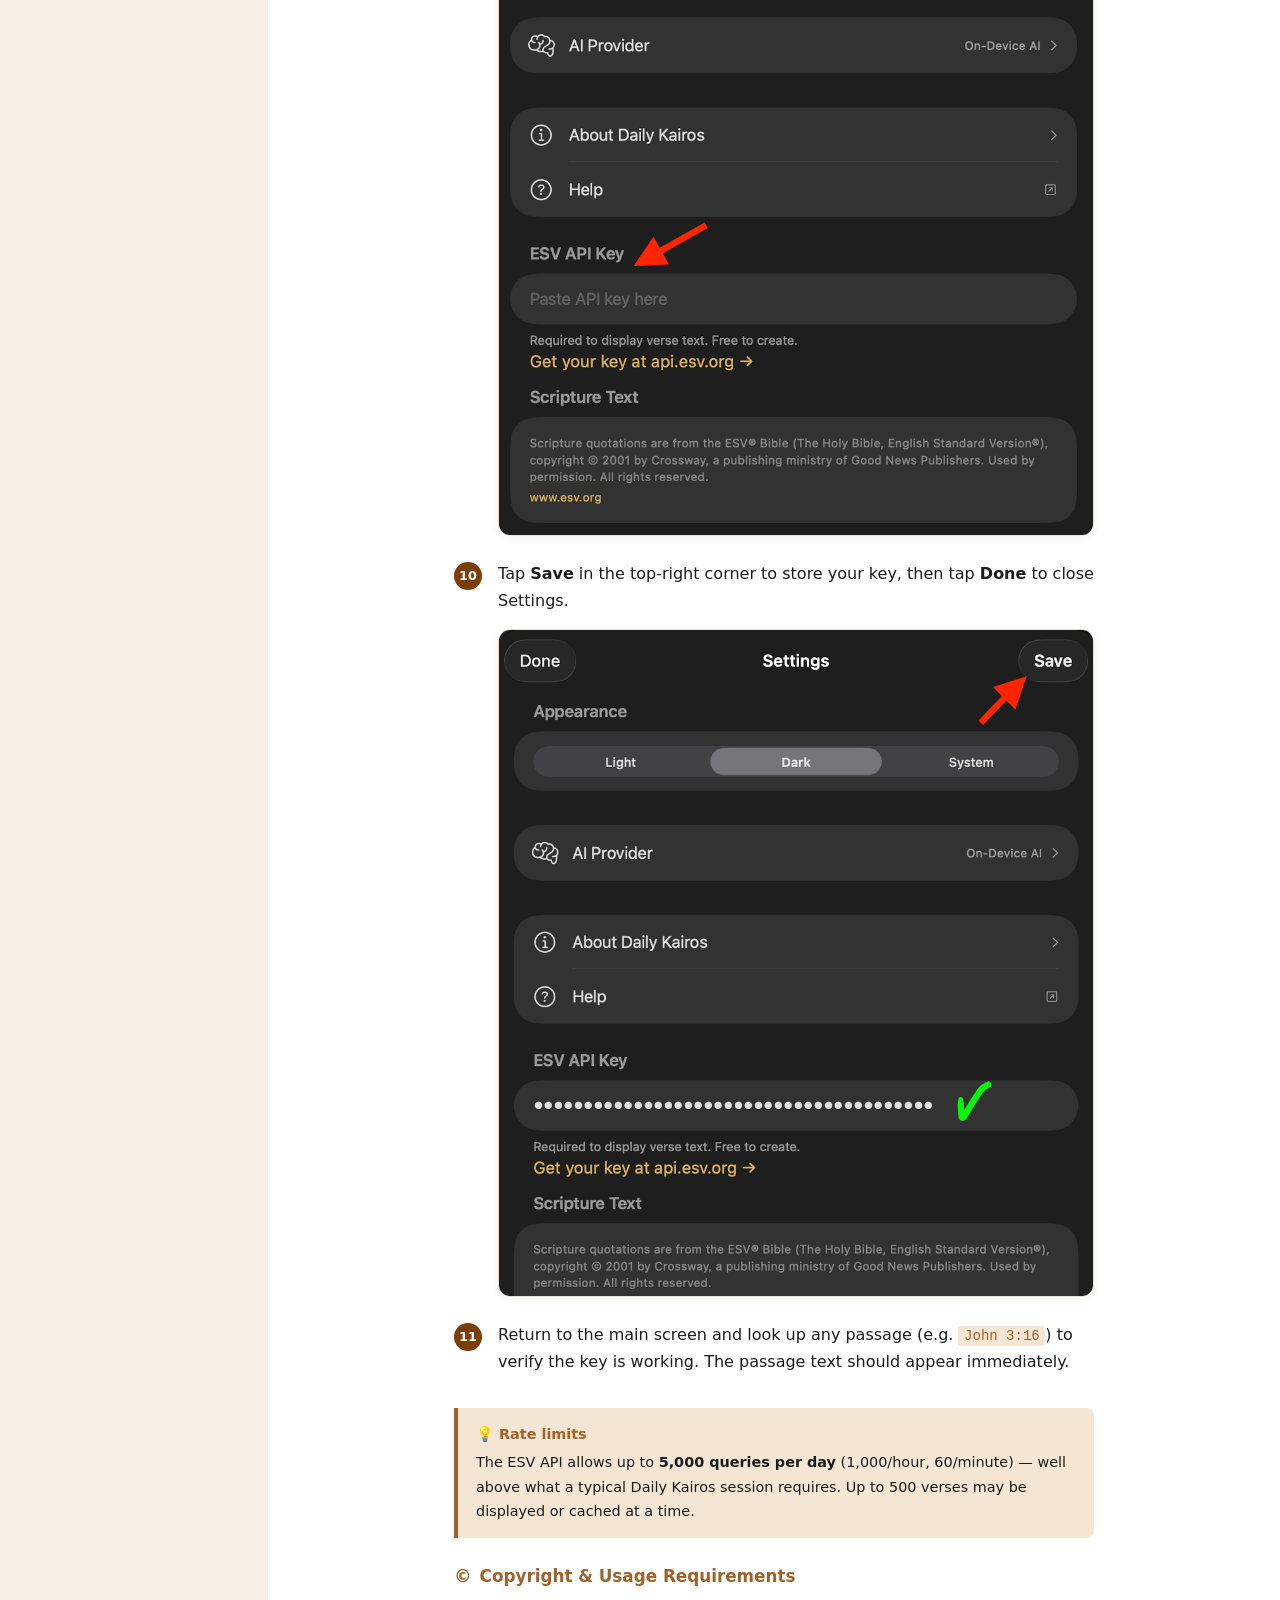
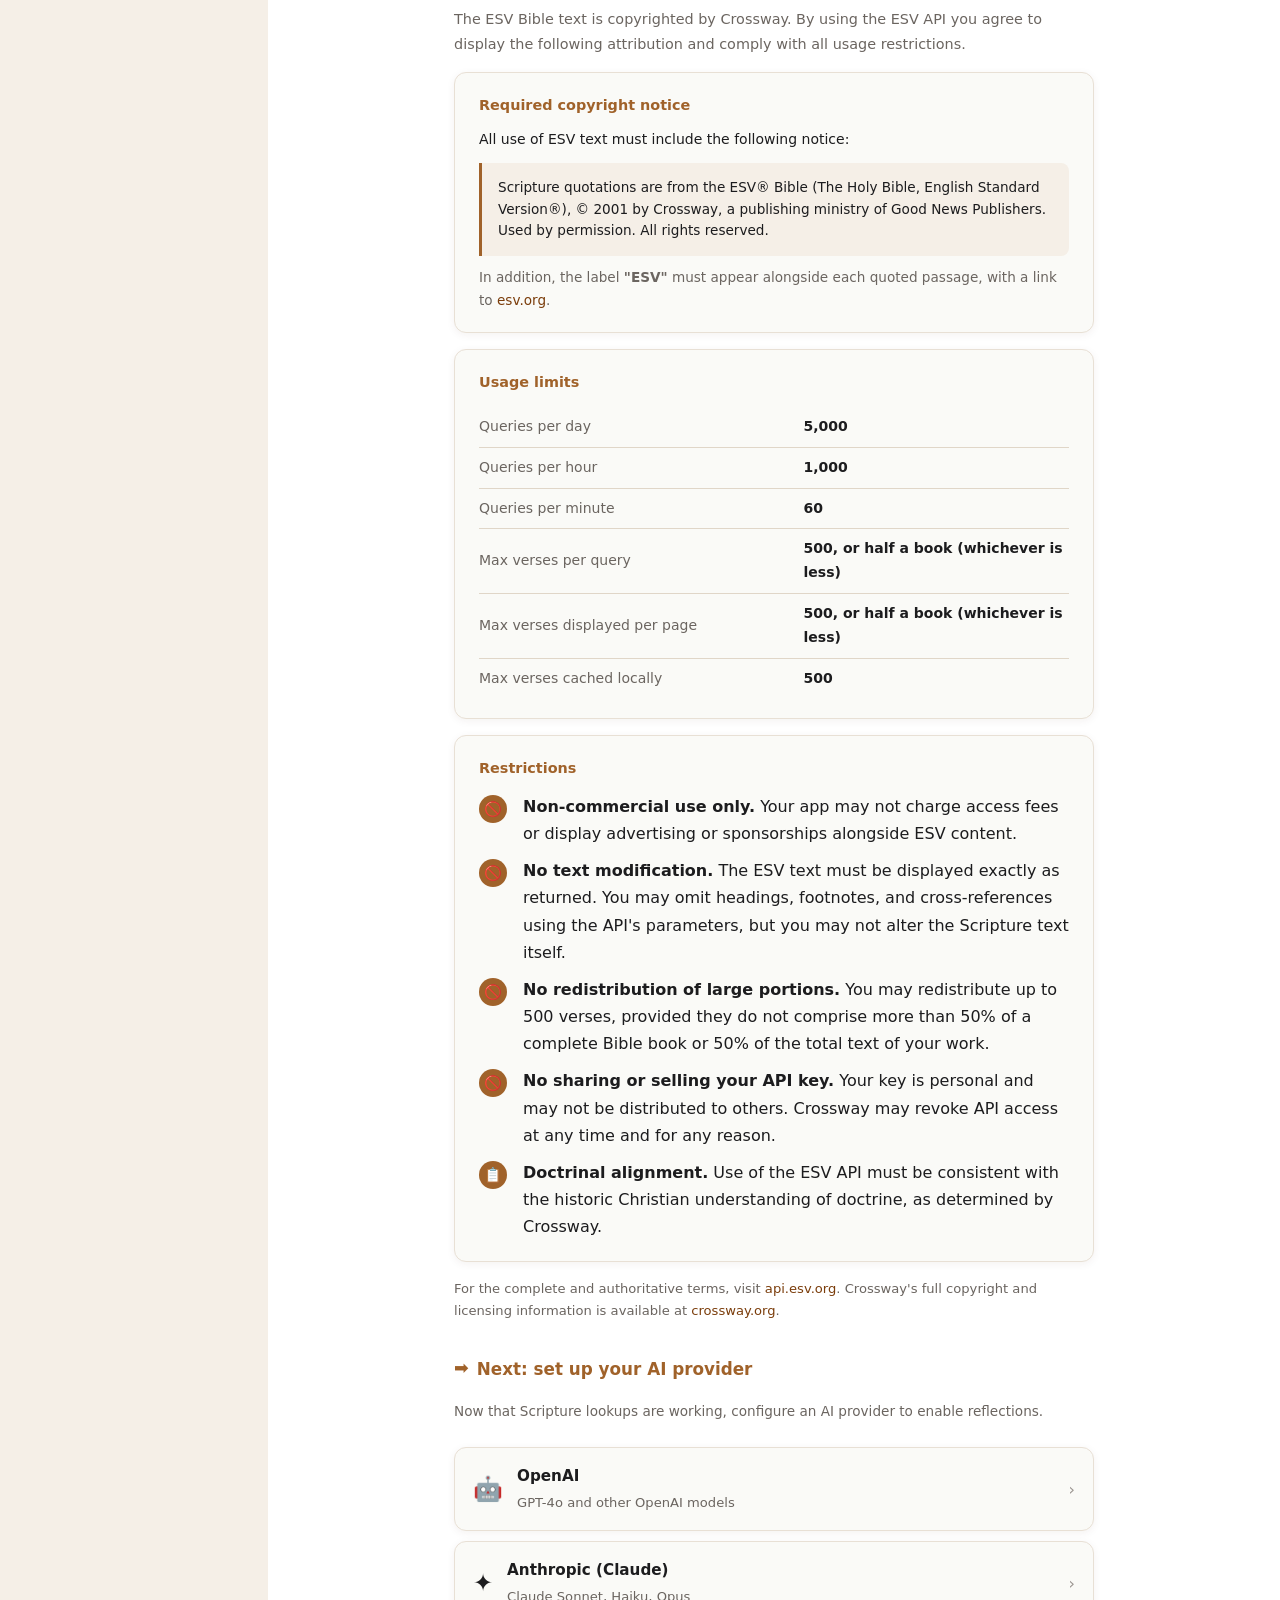
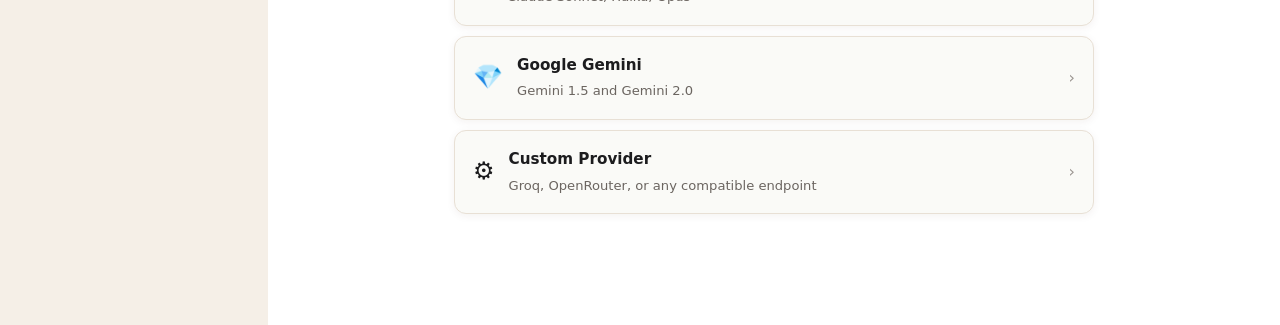
<file: docs/setup-esv.html>
<!DOCTYPE html>
<html lang="en">
<head>
  <meta charset="UTF-8" />
  <meta name="viewport" content="width=device-width, initial-scale=1.0" />
  <title>ESV Bible API – Daily Kairos Help</title>
  <link rel="stylesheet" href="css/style.css" />
  <!-- Cloudflare Web Analytics --><script defer src='https://static.cloudflareinsights.com/beacon.min.js' data-cf-beacon='{"token": "cb02146ad0064b5a9e2da726a704286d"}'></script><!-- End Cloudflare Web Analytics -->
</head>
<body>

<header class="mobile-header">
  <div class="mobile-brand-wrap">
    <img src="img/DailyKairosLogo.png" alt="" class="mobile-logo" />
    <span class="mobile-brand">Daily Kairos</span>
  </div>
  <button class="hamburger" aria-label="Open menu" onclick="openDrawer()">&#9776;</button>
</header>

<div class="mobile-nav-drawer" id="drawer" role="dialog" aria-modal="true" aria-label="Navigation">
  <div class="drawer-backdrop" onclick="closeDrawer()"></div>
  <nav class="drawer-panel">
    <div class="sidebar-brand">
      <img src="img/DailyKairosLogo.png" alt="Daily Kairos" class="sidebar-logo" />
      <span class="app-name">Daily <a href="kairos.html" class="kairos-egg"><span class="kairos-en">Kairos</span><span class="kairos-gr">Καιρός</span></a></span>
      <span class="app-tagline">Help &amp; Setup Guide</span>
    </div>
    <div class="sidebar-nav">
      <span class="nav-section-label">Overview</span>
      <a href="index.html" class="nav-link">
        <span class="nav-icon">📖</span> What is Daily Kairos?
      </a>
      <div class="nav-divider"></div>
      <span class="nav-section-label">Setup</span>
      <a href="setup-esv.html" class="nav-link" aria-current="page">
        <span class="nav-icon"><svg width="18" height="18" viewBox="0 0 18 18" xmlns="http://www.w3.org/2000/svg" aria-hidden="true"><rect width="18" height="18" rx="4" fill="#7B3D0B"/><rect x="8.25" y="3.5" width="1.5" height="11" fill="white"/><rect x="4" y="7" width="10" height="1.5" fill="white"/></svg></span> ESV Bible API
      </a>
      <a href="setup-apple-intelligence.html" class="nav-link">
        <span class="nav-icon"><span class="ai-icon"></span></span> Apple Intelligence
      </a>
      <a href="setup-openai.html" class="nav-link">
        <span class="nav-icon"><svg width="18" height="18" viewBox="0 0 18 18" xmlns="http://www.w3.org/2000/svg" aria-hidden="true"><circle cx="9" cy="9" r="9" fill="#000"/><g transform="translate(9,9)" stroke="white" stroke-width="1.3" fill="none"><ellipse rx="3.2" ry="5.5" transform="rotate(0)"/><ellipse rx="3.2" ry="5.5" transform="rotate(60)"/><ellipse rx="3.2" ry="5.5" transform="rotate(120)"/></g></svg></span> OpenAI
      </a>
      <a href="setup-anthropic.html" class="nav-link">
        <span class="nav-icon">✦</span> Anthropic (Claude)
      </a>
      <a href="setup-gemini.html" class="nav-link">
        <span class="nav-icon">💎</span> Google Gemini
      </a>
      <a href="setup-custom.html" class="nav-link">
        <span class="nav-icon">⚙️</span> Custom Provider
      </a>
      <div class="nav-divider"></div>
      <span class="nav-section-label">Support</span>
      <a href="contact.html" class="nav-link">
        <span class="nav-icon">✉️</span> Contact
      </a>
    </div>
  </nav>
</div>

<div class="shell">
  <aside class="sidebar">
    <div class="sidebar-brand">
      <img src="img/DailyKairosLogo.png" alt="Daily Kairos" class="sidebar-logo" />
      <span class="app-name">Daily <a href="kairos.html" class="kairos-egg"><span class="kairos-en">Kairos</span><span class="kairos-gr">Καιρός</span></a></span>
      <span class="app-tagline">Help &amp; Setup Guide</span>
    </div>
    <nav class="sidebar-nav">
      <span class="nav-section-label">Overview</span>
      <a href="index.html" class="nav-link">
        <span class="nav-icon">📖</span> What is Daily Kairos?
      </a>
      <div class="nav-divider"></div>
      <span class="nav-section-label">Setup</span>
      <a href="setup-esv.html" class="nav-link" aria-current="page">
        <span class="nav-icon"><svg width="18" height="18" viewBox="0 0 18 18" xmlns="http://www.w3.org/2000/svg" aria-hidden="true"><rect width="18" height="18" rx="4" fill="#7B3D0B"/><rect x="8.25" y="3.5" width="1.5" height="11" fill="white"/><rect x="4" y="7" width="10" height="1.5" fill="white"/></svg></span> ESV Bible API
      </a>
      <a href="setup-apple-intelligence.html" class="nav-link">
        <span class="nav-icon"><span class="ai-icon"></span></span> Apple Intelligence
      </a>
      <a href="setup-openai.html" class="nav-link">
        <span class="nav-icon"><svg width="18" height="18" viewBox="0 0 18 18" xmlns="http://www.w3.org/2000/svg" aria-hidden="true"><circle cx="9" cy="9" r="9" fill="#000"/><g transform="translate(9,9)" stroke="white" stroke-width="1.3" fill="none"><ellipse rx="3.2" ry="5.5" transform="rotate(0)"/><ellipse rx="3.2" ry="5.5" transform="rotate(60)"/><ellipse rx="3.2" ry="5.5" transform="rotate(120)"/></g></svg></span> OpenAI
      </a>
      <a href="setup-anthropic.html" class="nav-link">
        <span class="nav-icon">✦</span> Anthropic (Claude)
      </a>
      <a href="setup-gemini.html" class="nav-link">
        <span class="nav-icon">💎</span> Google Gemini
      </a>
      <a href="setup-custom.html" class="nav-link">
        <span class="nav-icon">⚙️</span> Custom Provider
      </a>
      <div class="nav-divider"></div>
      <span class="nav-section-label">Support</span>
      <a href="contact.html" class="nav-link">
        <span class="nav-icon">✉️</span> Contact
      </a>
    </nav>
  </aside>

  <main class="content">
    <div class="content-inner">

      <div class="page-header">
        <p class="page-eyebrow">Setup · Required</p>
        <h1 class="page-title">ESV Bible API</h1>
        <p class="page-intro">
          Daily Kairos uses the <strong>ESV API</strong> from Crossway to retrieve Scripture passages.
          A free API key is required — registration takes about two minutes.
        </p>
      </div>

      <!-- Part 1: Get the key -->
      <div class="section">
        <h2 class="section-title">
          <span class="section-icon">🌐</span> Step 1 — Create your ESV API key
        </h2>
        <div class="steps">

          <div class="step">
            <div class="step-num">1</div>
            <div class="step-body">
              <p>Open your browser and go to <a href="https://api.esv.org/login" target="_blank" rel="noopener">api.esv.org/login</a>. On the Sign In page, click <strong>Create an account</strong> to register for a free Crossway account. (If you already have one, sign in and skip to step 3.)</p>
              <div class="screenshot-wrap">
                <img src="img/esv_login_screen.png" class="screenshot-img" alt="ESV API Sign In page with 'Create an account' link" />
              </div>
            </div>
          </div>

          <div class="step">
            <div class="step-num">2</div>
            <div class="step-body">
              <p>Fill in the <strong>Create an Account</strong> form: first name, last name, email address (twice), and a password (twice). Accept the Terms of Service and click <strong>Submit</strong>.</p>
              <div class="screenshot-wrap">
                <img src="img/esv_create_account.png" class="screenshot-img" alt="ESV Create an Account form" />
              </div>
            </div>
          </div>

          <div class="step">
            <div class="step-num">3</div>
            <div class="step-body">
              <p>After signing in, go directly to <a href="https://api.esv.org" target="_blank" rel="noopener">api.esv.org</a> and skip ahead to <strong>step 6</strong>.</p>
              <p style="margin-top: 10px; font-size: 0.9rem; color: var(--text-muted);">If you're on a laptop or iPad and you see the <strong>Developer Resources</strong> link in the esv.org footer (shown below), you can click it instead and continue with steps 4 and 5.</p>
              <div class="screenshot-wrap">
                <img src="img/esv_developer_resources.png" class="screenshot-img" alt="ESV website footer with 'Developer Resources' link circled" />
              </div>
            </div>
          </div>

          <div class="step">
            <div class="step-num">4</div>
            <div class="step-body">
              <p>You're now on the ESV API documentation site. In the left sidebar, click <strong>Overview</strong>.</p>
              <div class="screenshot-wrap">
                <img src="img/esv_overview.png" class="screenshot-img" alt="ESV API documentation sidebar with 'Overview' item circled" />
              </div>
            </div>
          </div>

          <div class="step">
            <div class="step-num">5</div>
            <div class="step-body">
              <p>On the Overview page, find and click the <strong>Create an API Application</strong> link.</p>
              <div class="screenshot-wrap">
                <img src="img/esv_createAPI_launch.png" class="screenshot-img" alt="ESV API Overview page with 'Create an API Application' link circled" />
              </div>
            </div>
          </div>

          <div class="step">
            <div class="step-num">6</div>
            <div class="step-body">
              <p>Fill out the application form:</p>
              <ul style="margin: 8px 0 8px 20px; display: flex; flex-direction: column; gap: 4px; font-size: 0.9rem; color: var(--text-muted);">
                <li><strong>Application Name:</strong> Daily Kairos</li>
                <li><strong>Intended Use:</strong> Personal study</li>
                <li><strong>Use description:</strong> Key to be used with the Daily Kairos app</li>
                <li><strong>API guidelines:</strong> Select <em>Yes</em></li>
              </ul>
              <p>Then click <strong>Create Application</strong>.</p>
              <div class="screenshot-wrap">
                <img src="img/esv_createAPIKey.png" class="screenshot-img" alt="Create an API Application form filled out for Daily Kairos" />
              </div>
            </div>
          </div>

          <div class="step">
            <div class="step-num">7</div>
            <div class="step-body">
              <p>Your application is created. Under <strong>Application Keys</strong>, you'll see your API token. Click <strong>Copy</strong> (or select and copy the token) — you'll paste it into the app next.</p>
              <div class="screenshot-wrap">
                <img src="img/esv_apiKey.png" class="screenshot-img" alt="API Application page showing the generated token under 'Application Keys'" />
              </div>
            </div>
          </div>

        </div>
      </div>

      <!-- Part 2: Enter in app -->
      <div class="section">
        <h2 class="section-title">
          <span class="section-icon">📱</span> Step 2 — Enter the key in Daily Kairos
        </h2>
        <div class="steps">

          <div class="step">
            <div class="step-num">8</div>
            <div class="step-body">
              <p>Open <strong>Daily Kairos</strong> on your device and tap the <strong>Settings</strong> icon (⚙️) in the top-left corner.</p>
              <div class="screenshot-wrap">
                <img src="img/dk_settings.png" class="screenshot-img" alt="Daily Kairos main screen with arrow pointing to the Settings gear icon" />
              </div>
            </div>
          </div>

          <div class="step">
            <div class="step-num">9</div>
            <div class="step-body">
              <p>In Settings, scroll down to the <strong>ESV API Key</strong> field and paste your token into the <em>Paste API key here</em> field.</p>
              <div class="screenshot-wrap">
                <img src="img/esv_apikey_field.png" class="screenshot-img" alt="Settings screen showing the ESV API Key field with 'Paste API key here' placeholder" />
              </div>
            </div>
          </div>

          <div class="step">
            <div class="step-num">10</div>
            <div class="step-body">
              <p>Tap <strong>Save</strong> in the top-right corner to store your key, then tap <strong>Done</strong> to close Settings.</p>
              <div class="screenshot-wrap">
                <img src="img/esv_save_api_key.png" class="screenshot-img" alt="Settings screen with ESV API key filled in and arrow pointing to the Save button" />
              </div>
            </div>
          </div>

          <div class="step">
            <div class="step-num">11</div>
            <div class="step-body">
              <p>Return to the main screen and look up any passage (e.g. <code>John 3:16</code>) to verify the key is working. The passage text should appear immediately.</p>
            </div>
          </div>

        </div>
      </div>

      <div class="callout">
        <div class="callout-title">💡 Rate limits</div>
        The ESV API allows up to <strong>5,000 queries per day</strong> (1,000/hour, 60/minute) — well above what a typical Daily Kairos session requires. Up to 500 verses may be displayed or cached at a time.
      </div>

      <!-- Copyright & Usage -->
      <div class="section mt-24">
        <h2 class="section-title">
          <span class="section-icon">©</span> Copyright &amp; Usage Requirements
        </h2>
        <p style="margin-bottom: 16px; color: var(--text-muted); font-size: 0.9rem;">
          The ESV Bible text is copyrighted by Crossway. By using the ESV API you agree to display the
          following attribution and comply with all usage restrictions.
        </p>

        <!-- Required attribution -->
        <div class="card" style="margin-bottom: 16px;">
          <h3 style="font-size: 0.9rem; font-weight: 700; color: var(--accent-head); margin-bottom: 10px;">Required copyright notice</h3>
          <p style="font-size: 0.875rem; line-height: 1.65;">
            All use of ESV text must include the following notice:
          </p>
          <blockquote style="margin: 12px 0 0; padding: 14px 16px; background: var(--bg-page); border-left: 3px solid var(--accent-head); border-radius: 0 var(--radius-sm) var(--radius-sm) 0; font-size: 0.85rem; color: var(--text-primary); line-height: 1.6;">
            Scripture quotations are from the ESV® Bible (The Holy Bible, English Standard Version®),
            © 2001 by Crossway, a publishing ministry of Good News Publishers. Used by permission.
            All rights reserved.
          </blockquote>
          <p style="margin-top: 10px; font-size: 0.85rem; color: var(--text-muted);">
            In addition, the label <strong>"ESV"</strong> must appear alongside each quoted passage,
            with a link to <a href="https://www.esv.org" target="_blank" rel="noopener">esv.org</a>.
          </p>
        </div>

        <!-- Usage limits table -->
        <div class="card" style="margin-bottom: 16px;">
          <h3 style="font-size: 0.9rem; font-weight: 700; color: var(--accent-head); margin-bottom: 12px;">Usage limits</h3>
          <table style="width: 100%; border-collapse: collapse; font-size: 0.875rem;">
            <tr style="border-bottom: 1px solid var(--border);">
              <td style="padding: 8px 0; color: var(--text-muted); width: 55%;">Queries per day</td>
              <td style="padding: 8px 0; font-weight: 600;">5,000</td>
            </tr>
            <tr style="border-bottom: 1px solid var(--border);">
              <td style="padding: 8px 0; color: var(--text-muted);">Queries per hour</td>
              <td style="padding: 8px 0; font-weight: 600;">1,000</td>
            </tr>
            <tr style="border-bottom: 1px solid var(--border);">
              <td style="padding: 8px 0; color: var(--text-muted);">Queries per minute</td>
              <td style="padding: 8px 0; font-weight: 600;">60</td>
            </tr>
            <tr style="border-bottom: 1px solid var(--border);">
              <td style="padding: 8px 0; color: var(--text-muted);">Max verses per query</td>
              <td style="padding: 8px 0; font-weight: 600;">500, or half a book (whichever is less)</td>
            </tr>
            <tr style="border-bottom: 1px solid var(--border);">
              <td style="padding: 8px 0; color: var(--text-muted);">Max verses displayed per page</td>
              <td style="padding: 8px 0; font-weight: 600;">500, or half a book (whichever is less)</td>
            </tr>
            <tr>
              <td style="padding: 8px 0; color: var(--text-muted);">Max verses cached locally</td>
              <td style="padding: 8px 0; font-weight: 600;">500</td>
            </tr>
          </table>
        </div>

        <!-- Restrictions -->
        <div class="card" style="margin-bottom: 16px;">
          <h3 style="font-size: 0.9rem; font-weight: 700; color: var(--accent-head); margin-bottom: 12px;">Restrictions</h3>
          <div class="steps" style="gap: 10px;">
            <div class="step">
              <div class="step-num" style="background: var(--accent-head); font-size: 0.9rem;">🚫</div>
              <div class="step-body">
                <p><strong>Non-commercial use only.</strong> Your app may not charge access fees or display advertising or sponsorships alongside ESV content.</p>
              </div>
            </div>
            <div class="step">
              <div class="step-num" style="background: var(--accent-head); font-size: 0.9rem;">🚫</div>
              <div class="step-body">
                <p><strong>No text modification.</strong> The ESV text must be displayed exactly as returned. You may omit headings, footnotes, and cross-references using the API's parameters, but you may not alter the Scripture text itself.</p>
              </div>
            </div>
            <div class="step">
              <div class="step-num" style="background: var(--accent-head); font-size: 0.9rem;">🚫</div>
              <div class="step-body">
                <p><strong>No redistribution of large portions.</strong> You may redistribute up to 500 verses, provided they do not comprise more than 50% of a complete Bible book or 50% of the total text of your work.</p>
              </div>
            </div>
            <div class="step">
              <div class="step-num" style="background: var(--accent-head); font-size: 0.9rem;">🚫</div>
              <div class="step-body">
                <p><strong>No sharing or selling your API key.</strong> Your key is personal and may not be distributed to others. Crossway may revoke API access at any time and for any reason.</p>
              </div>
            </div>
            <div class="step">
              <div class="step-num" style="background: var(--accent-head); font-size: 0.9rem;">📋</div>
              <div class="step-body">
                <p><strong>Doctrinal alignment.</strong> Use of the ESV API must be consistent with the historic Christian understanding of doctrine, as determined by Crossway.</p>
              </div>
            </div>
          </div>
        </div>

        <p style="font-size: 0.82rem; color: var(--text-muted);">
          For the complete and authoritative terms, visit
          <a href="https://api.esv.org" target="_blank" rel="noopener">api.esv.org</a>.
          Crossway's full copyright and licensing information is available at
          <a href="https://www.crossway.org" target="_blank" rel="noopener">crossway.org</a>.
        </p>
      </div>

      <!-- Next step -->
      <div class="section mt-24">
        <h2 class="section-title">
          <span class="section-icon">➡️</span> Next: set up your AI provider
        </h2>
        <p class="text-muted text-small" style="margin-bottom: 14px;">
          Now that Scripture lookups are working, configure an AI provider to enable reflections.
        </p>
        <div class="setup-grid">
          <a href="setup-openai.html" class="setup-link-card">
            <span class="slc-icon">🤖</span>
            <div class="slc-body"><div class="slc-title">OpenAI</div><div class="slc-desc">GPT-4o and other OpenAI models</div></div>
            <span class="slc-arrow">›</span>
          </a>
          <a href="setup-anthropic.html" class="setup-link-card">
            <span class="slc-icon">✦</span>
            <div class="slc-body"><div class="slc-title">Anthropic (Claude)</div><div class="slc-desc">Claude Sonnet, Haiku, Opus</div></div>
            <span class="slc-arrow">›</span>
          </a>
          <a href="setup-gemini.html" class="setup-link-card">
            <span class="slc-icon">💎</span>
            <div class="slc-body"><div class="slc-title">Google Gemini</div><div class="slc-desc">Gemini 1.5 and Gemini 2.0</div></div>
            <span class="slc-arrow">›</span>
          </a>
          <a href="setup-custom.html" class="setup-link-card">
            <span class="slc-icon">⚙️</span>
            <div class="slc-body"><div class="slc-title">Custom Provider</div><div class="slc-desc">Groq, OpenRouter, or any compatible endpoint</div></div>
            <span class="slc-arrow">›</span>
          </a>
        </div>
      </div>

    </div>
  </main>
</div>

<script>
  function openDrawer() {
    document.getElementById('drawer').classList.add('open');
    document.body.style.overflow = 'hidden';
  }
  function closeDrawer() {
    document.getElementById('drawer').classList.remove('open');
    document.body.style.overflow = '';
  }
  document.addEventListener('keydown', e => { if (e.key === 'Escape') closeDrawer(); });
</script>
</body>
</html>
</file>
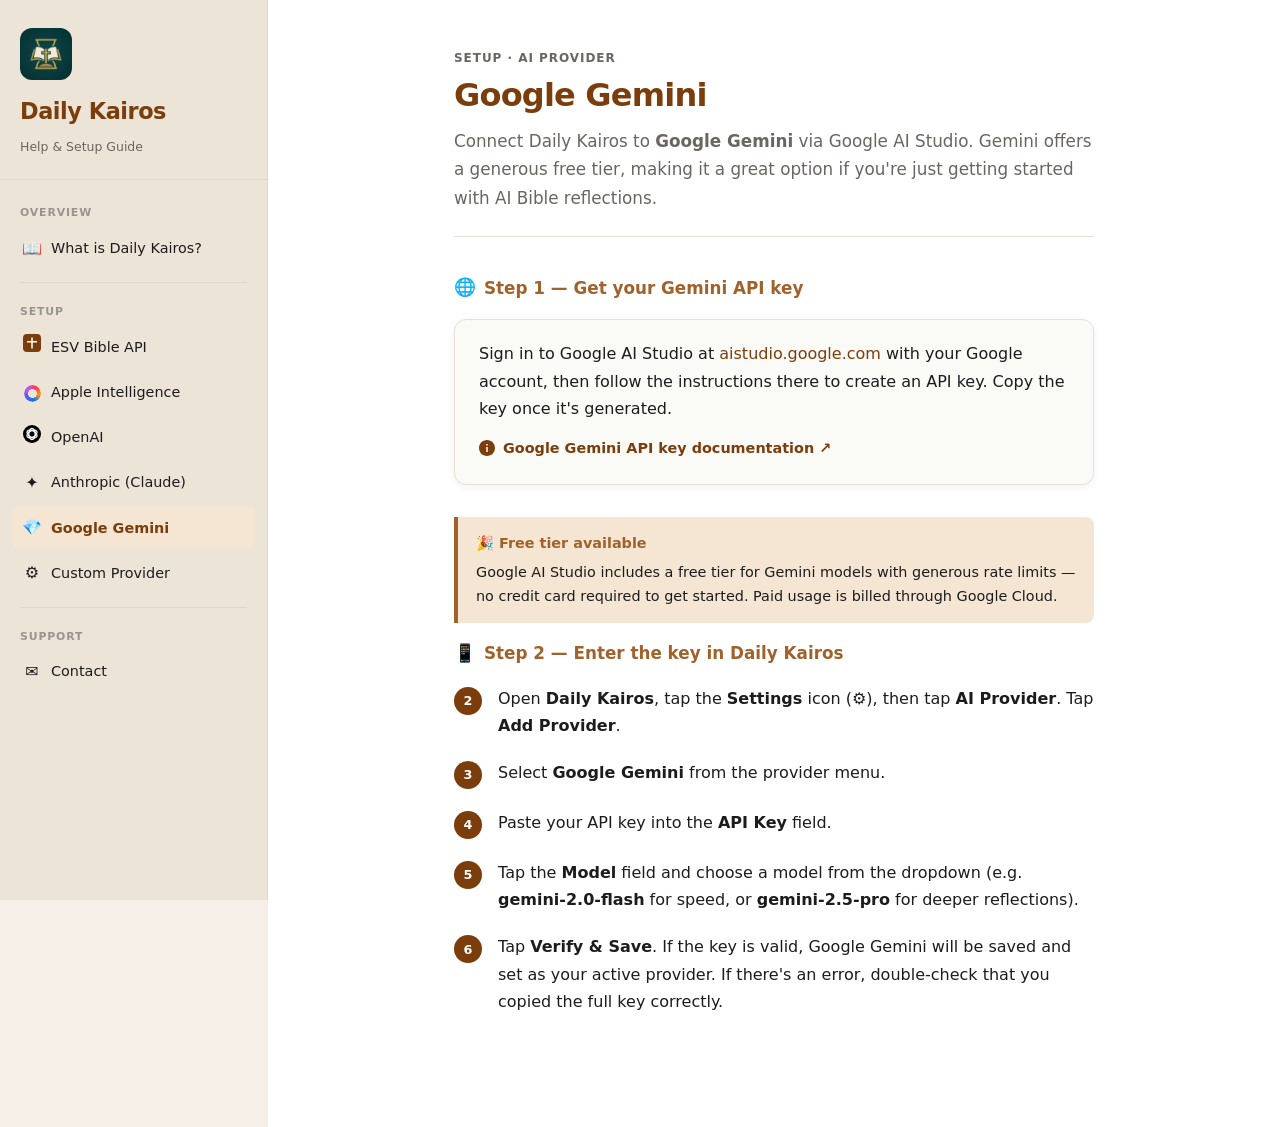
<file: docs/setup-gemini.html>
<!DOCTYPE html>
<html lang="en">
<head>
  <meta charset="UTF-8" />
  <meta name="viewport" content="width=device-width, initial-scale=1.0" />
  <title>Google Gemini Setup – Daily Kairos Help</title>
  <link rel="stylesheet" href="css/style.css" />
  <!-- Cloudflare Web Analytics --><script defer src='https://static.cloudflareinsights.com/beacon.min.js' data-cf-beacon='{"token": "cb02146ad0064b5a9e2da726a704286d"}'></script><!-- End Cloudflare Web Analytics -->
</head>
<body>

<header class="mobile-header">
  <div class="mobile-brand-wrap">
    <img src="img/DailyKairosLogo.png" alt="" class="mobile-logo" />
    <span class="mobile-brand">Daily Kairos</span>
  </div>
  <button class="hamburger" aria-label="Open menu" onclick="openDrawer()">&#9776;</button>
</header>

<div class="mobile-nav-drawer" id="drawer" role="dialog" aria-modal="true" aria-label="Navigation">
  <div class="drawer-backdrop" onclick="closeDrawer()"></div>
  <nav class="drawer-panel">
    <div class="sidebar-brand">
      <img src="img/DailyKairosLogo.png" alt="Daily Kairos" class="sidebar-logo" />
      <span class="app-name">Daily <a href="kairos.html" class="kairos-egg"><span class="kairos-en">Kairos</span><span class="kairos-gr">Καιρός</span></a></span>
      <span class="app-tagline">Help &amp; Setup Guide</span>
    </div>
    <div class="sidebar-nav">
      <span class="nav-section-label">Overview</span>
      <a href="index.html" class="nav-link"><span class="nav-icon">📖</span> What is Daily Kairos?</a>
      <div class="nav-divider"></div>
      <span class="nav-section-label">Setup</span>
      <a href="setup-esv.html" class="nav-link"><span class="nav-icon"><svg width="18" height="18" viewBox="0 0 18 18" xmlns="http://www.w3.org/2000/svg" aria-hidden="true"><rect width="18" height="18" rx="4" fill="#7B3D0B"/><rect x="8.25" y="3.5" width="1.5" height="11" fill="white"/><rect x="4" y="7" width="10" height="1.5" fill="white"/></svg></span> ESV Bible API</a>
      <a href="setup-apple-intelligence.html" class="nav-link"><span class="nav-icon"><span class="ai-icon"></span></span> Apple Intelligence</a>
      <a href="setup-openai.html" class="nav-link"><span class="nav-icon"><svg width="18" height="18" viewBox="0 0 18 18" xmlns="http://www.w3.org/2000/svg" aria-hidden="true"><circle cx="9" cy="9" r="9" fill="#000"/><g transform="translate(9,9)" stroke="white" stroke-width="1.3" fill="none"><ellipse rx="3.2" ry="5.5" transform="rotate(0)"/><ellipse rx="3.2" ry="5.5" transform="rotate(60)"/><ellipse rx="3.2" ry="5.5" transform="rotate(120)"/></g></svg></span> OpenAI</a>
      <a href="setup-anthropic.html" class="nav-link"><span class="nav-icon">✦</span> Anthropic (Claude)</a>
      <a href="setup-gemini.html" class="nav-link" aria-current="page"><span class="nav-icon">💎</span> Google Gemini</a>
      <a href="setup-custom.html" class="nav-link"><span class="nav-icon">⚙️</span> Custom Provider</a>
      <div class="nav-divider"></div>
      <span class="nav-section-label">Support</span>
      <a href="contact.html" class="nav-link"><span class="nav-icon">✉️</span> Contact</a>
    </div>
  </nav>
</div>

<div class="shell">
  <aside class="sidebar">
    <div class="sidebar-brand">
      <img src="img/DailyKairosLogo.png" alt="Daily Kairos" class="sidebar-logo" />
      <span class="app-name">Daily <a href="kairos.html" class="kairos-egg"><span class="kairos-en">Kairos</span><span class="kairos-gr">Καιρός</span></a></span>
      <span class="app-tagline">Help &amp; Setup Guide</span>
    </div>
    <nav class="sidebar-nav">
      <span class="nav-section-label">Overview</span>
      <a href="index.html" class="nav-link"><span class="nav-icon">📖</span> What is Daily Kairos?</a>
      <div class="nav-divider"></div>
      <span class="nav-section-label">Setup</span>
      <a href="setup-esv.html" class="nav-link"><span class="nav-icon"><svg width="18" height="18" viewBox="0 0 18 18" xmlns="http://www.w3.org/2000/svg" aria-hidden="true"><rect width="18" height="18" rx="4" fill="#7B3D0B"/><rect x="8.25" y="3.5" width="1.5" height="11" fill="white"/><rect x="4" y="7" width="10" height="1.5" fill="white"/></svg></span> ESV Bible API</a>
      <a href="setup-apple-intelligence.html" class="nav-link"><span class="nav-icon"><span class="ai-icon"></span></span> Apple Intelligence</a>
      <a href="setup-openai.html" class="nav-link"><span class="nav-icon"><svg width="18" height="18" viewBox="0 0 18 18" xmlns="http://www.w3.org/2000/svg" aria-hidden="true"><circle cx="9" cy="9" r="9" fill="#000"/><g transform="translate(9,9)" stroke="white" stroke-width="1.3" fill="none"><ellipse rx="3.2" ry="5.5" transform="rotate(0)"/><ellipse rx="3.2" ry="5.5" transform="rotate(60)"/><ellipse rx="3.2" ry="5.5" transform="rotate(120)"/></g></svg></span> OpenAI</a>
      <a href="setup-anthropic.html" class="nav-link"><span class="nav-icon">✦</span> Anthropic (Claude)</a>
      <a href="setup-gemini.html" class="nav-link" aria-current="page"><span class="nav-icon">💎</span> Google Gemini</a>
      <a href="setup-custom.html" class="nav-link"><span class="nav-icon">⚙️</span> Custom Provider</a>
      <div class="nav-divider"></div>
      <span class="nav-section-label">Support</span>
      <a href="contact.html" class="nav-link"><span class="nav-icon">✉️</span> Contact</a>
    </nav>
  </aside>

  <main class="content">
    <div class="content-inner">

      <div class="page-header">
        <p class="page-eyebrow">Setup · AI Provider</p>
        <h1 class="page-title">Google Gemini</h1>
        <p class="page-intro">
          Connect Daily Kairos to <strong>Google Gemini</strong> via Google AI Studio. Gemini offers
          a generous free tier, making it a great option if you're just getting started with AI
          Bible reflections.
        </p>
      </div>

      <!-- Part 1: Get the key -->
      <div class="section">
        <h2 class="section-title"><span class="section-icon">🌐</span> Step 1 — Get your Gemini API key</h2>
        <div class="card">
          <p style="margin-bottom: 14px;">Sign in to Google AI Studio at <a href="https://aistudio.google.com" target="_blank" rel="noopener">aistudio.google.com</a> with your Google account, then follow the instructions there to create an API key. Copy the key once it's generated.</p>
          <a href="https://ai.google.dev/gemini-api/docs/api-key" target="_blank" rel="noopener" style="display: inline-flex; align-items: center; gap: 8px; font-size: 0.9rem; font-weight: 600; color: var(--accent);">
            <svg width="16" height="16" viewBox="0 0 16 16" fill="none" xmlns="http://www.w3.org/2000/svg" aria-hidden="true"><path d="M8 0C3.58 0 0 3.58 0 8s3.58 8 8 8 8-3.58 8-8-3.58-8-8-8zm.75 12h-1.5V7h1.5v5zm0-6.5h-1.5v-1.5h1.5v1.5z" fill="currentColor"/></svg>
            Google Gemini API key documentation ↗
          </a>
        </div>
      </div>

      <div class="callout">
        <div class="callout-title">🎉 Free tier available</div>
        Google AI Studio includes a free tier for Gemini models with generous rate limits — no credit card required to get started. Paid usage is billed through Google Cloud.
      </div>

      <!-- Part 2: Enter in app -->
      <div class="section">
        <h2 class="section-title"><span class="section-icon">📱</span> Step 2 — Enter the key in Daily Kairos</h2>
        <div class="steps">

          <div class="step">
            <div class="step-num">2</div>
            <div class="step-body">
              <p>Open <strong>Daily Kairos</strong>, tap the <strong>Settings</strong> icon (⚙️), then tap <strong>AI Provider</strong>. Tap <strong>Add Provider</strong>.</p>
            </div>
          </div>

          <div class="step">
            <div class="step-num">3</div>
            <div class="step-body">
              <p>Select <strong>Google Gemini</strong> from the provider menu.</p>
            </div>
          </div>

          <div class="step">
            <div class="step-num">4</div>
            <div class="step-body">
              <p>Paste your API key into the <strong>API Key</strong> field.</p>
            </div>
          </div>

          <div class="step">
            <div class="step-num">5</div>
            <div class="step-body">
              <p>Tap the <strong>Model</strong> field and choose a model from the dropdown (e.g. <strong>gemini-2.0-flash</strong> for speed, or <strong>gemini-2.5-pro</strong> for deeper reflections).</p>
            </div>
          </div>

          <div class="step">
            <div class="step-num">6</div>
            <div class="step-body">
              <p>Tap <strong>Verify &amp; Save</strong>. If the key is valid, Google Gemini will be saved and set as your active provider. If there's an error, double-check that you copied the full key correctly.</p>
            </div>
          </div>

        </div>
      </div>

    </div>
  </main>
</div>

<script>
  function openDrawer() { document.getElementById('drawer').classList.add('open'); document.body.style.overflow = 'hidden'; }
  function closeDrawer() { document.getElementById('drawer').classList.remove('open'); document.body.style.overflow = ''; }
  document.addEventListener('keydown', e => { if (e.key === 'Escape') closeDrawer(); });
</script>
</body>
</html>
</file>
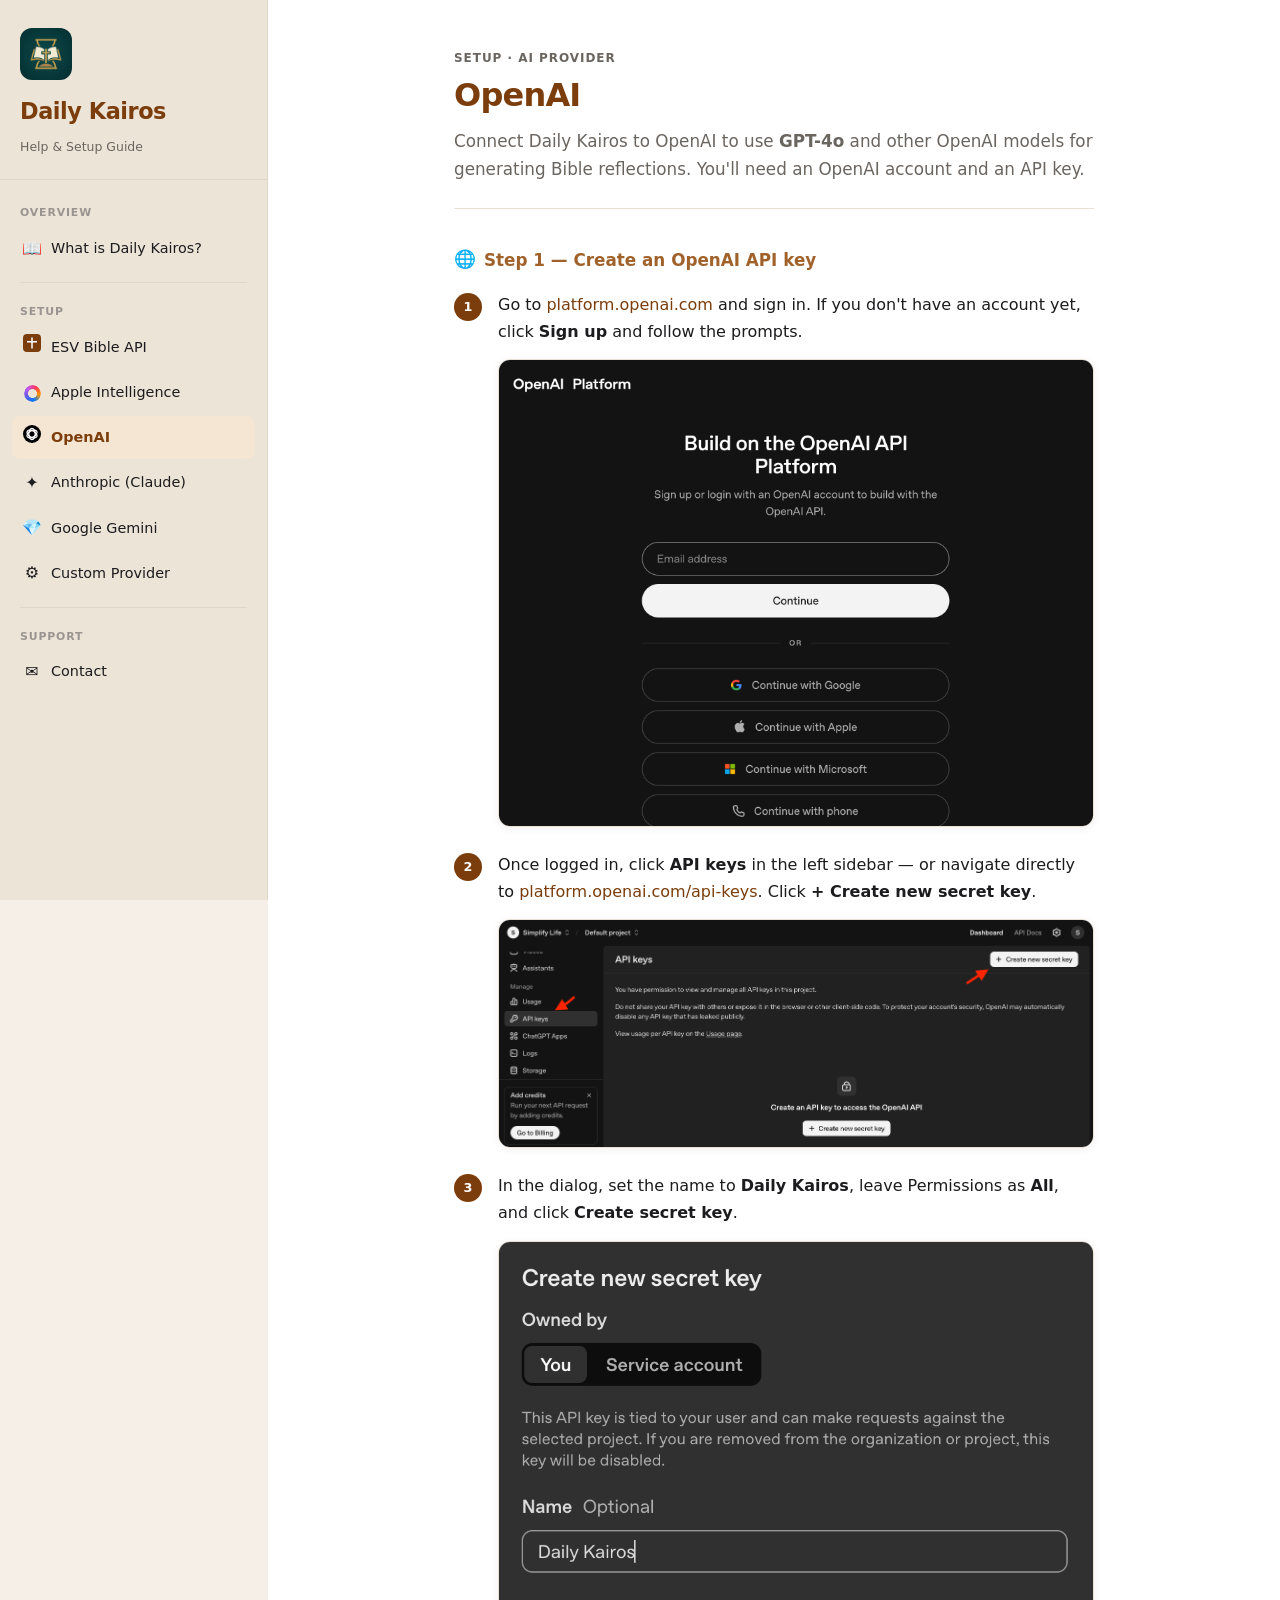
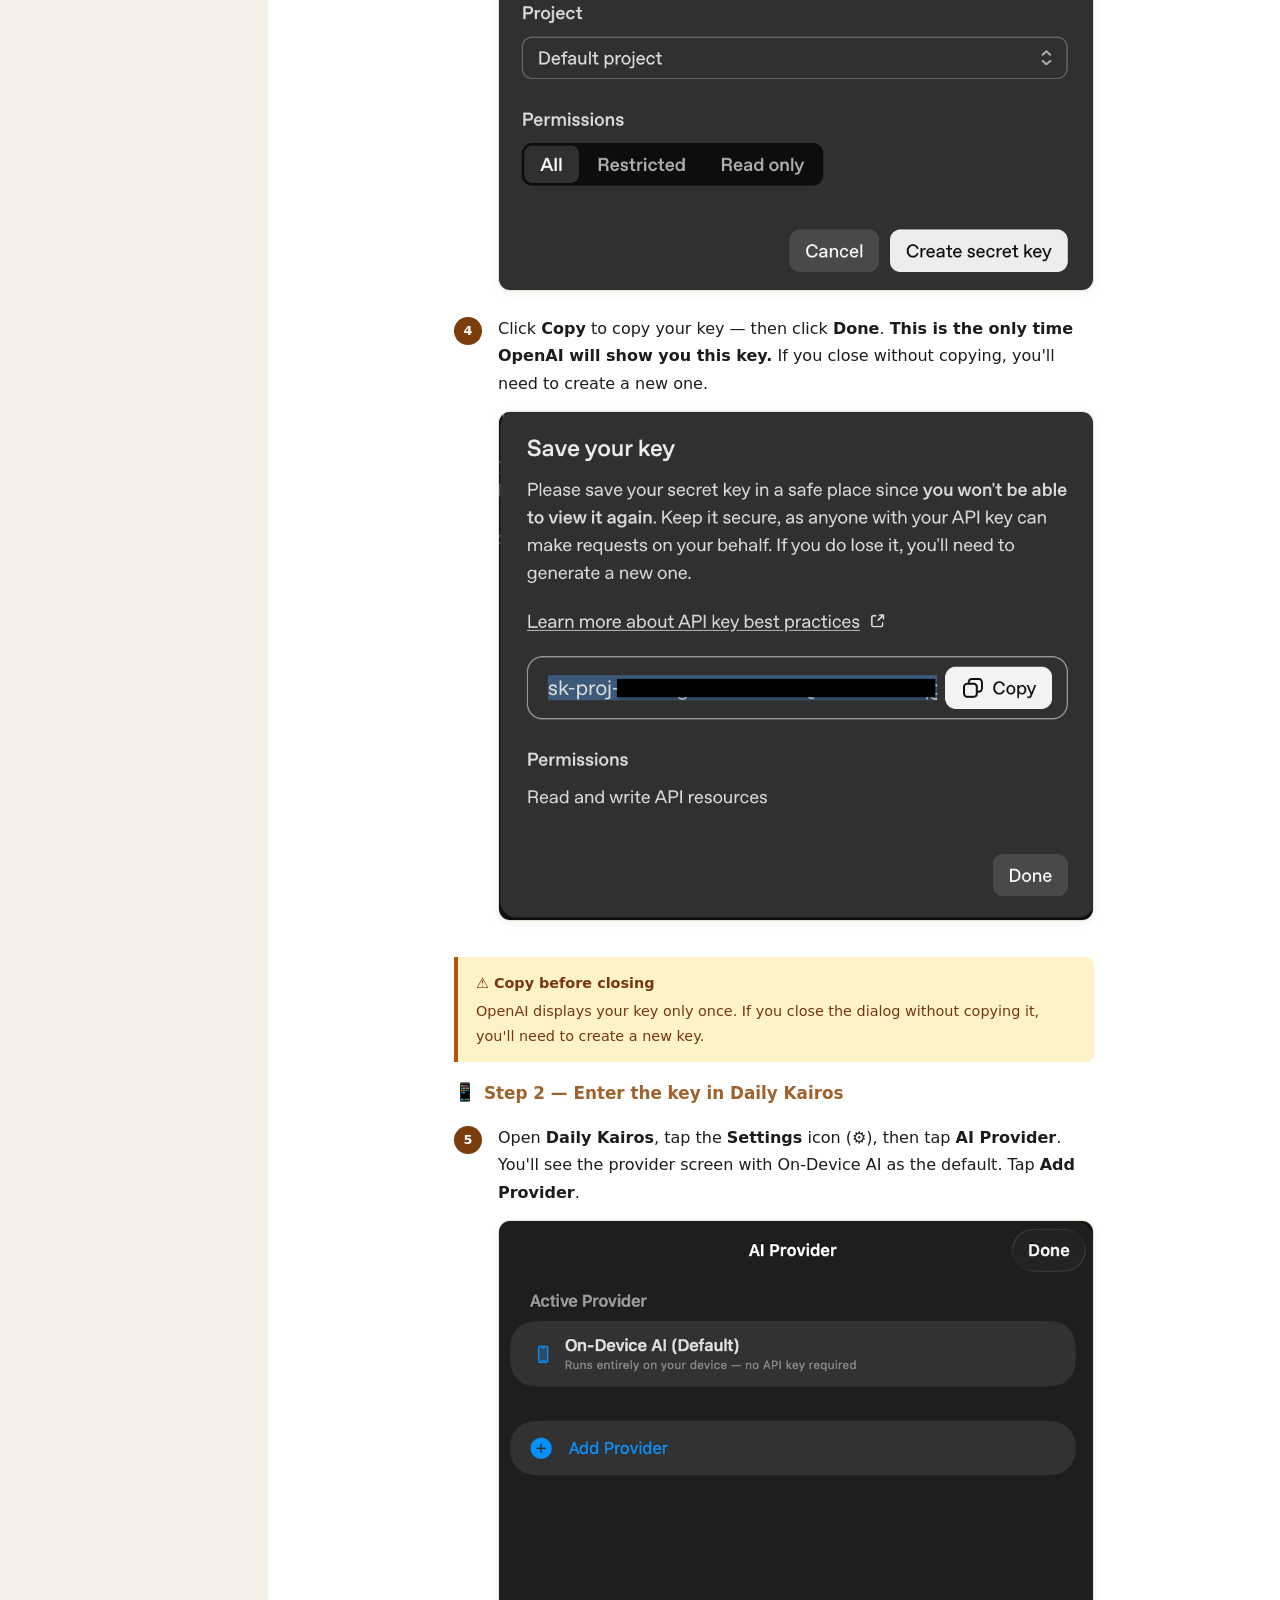
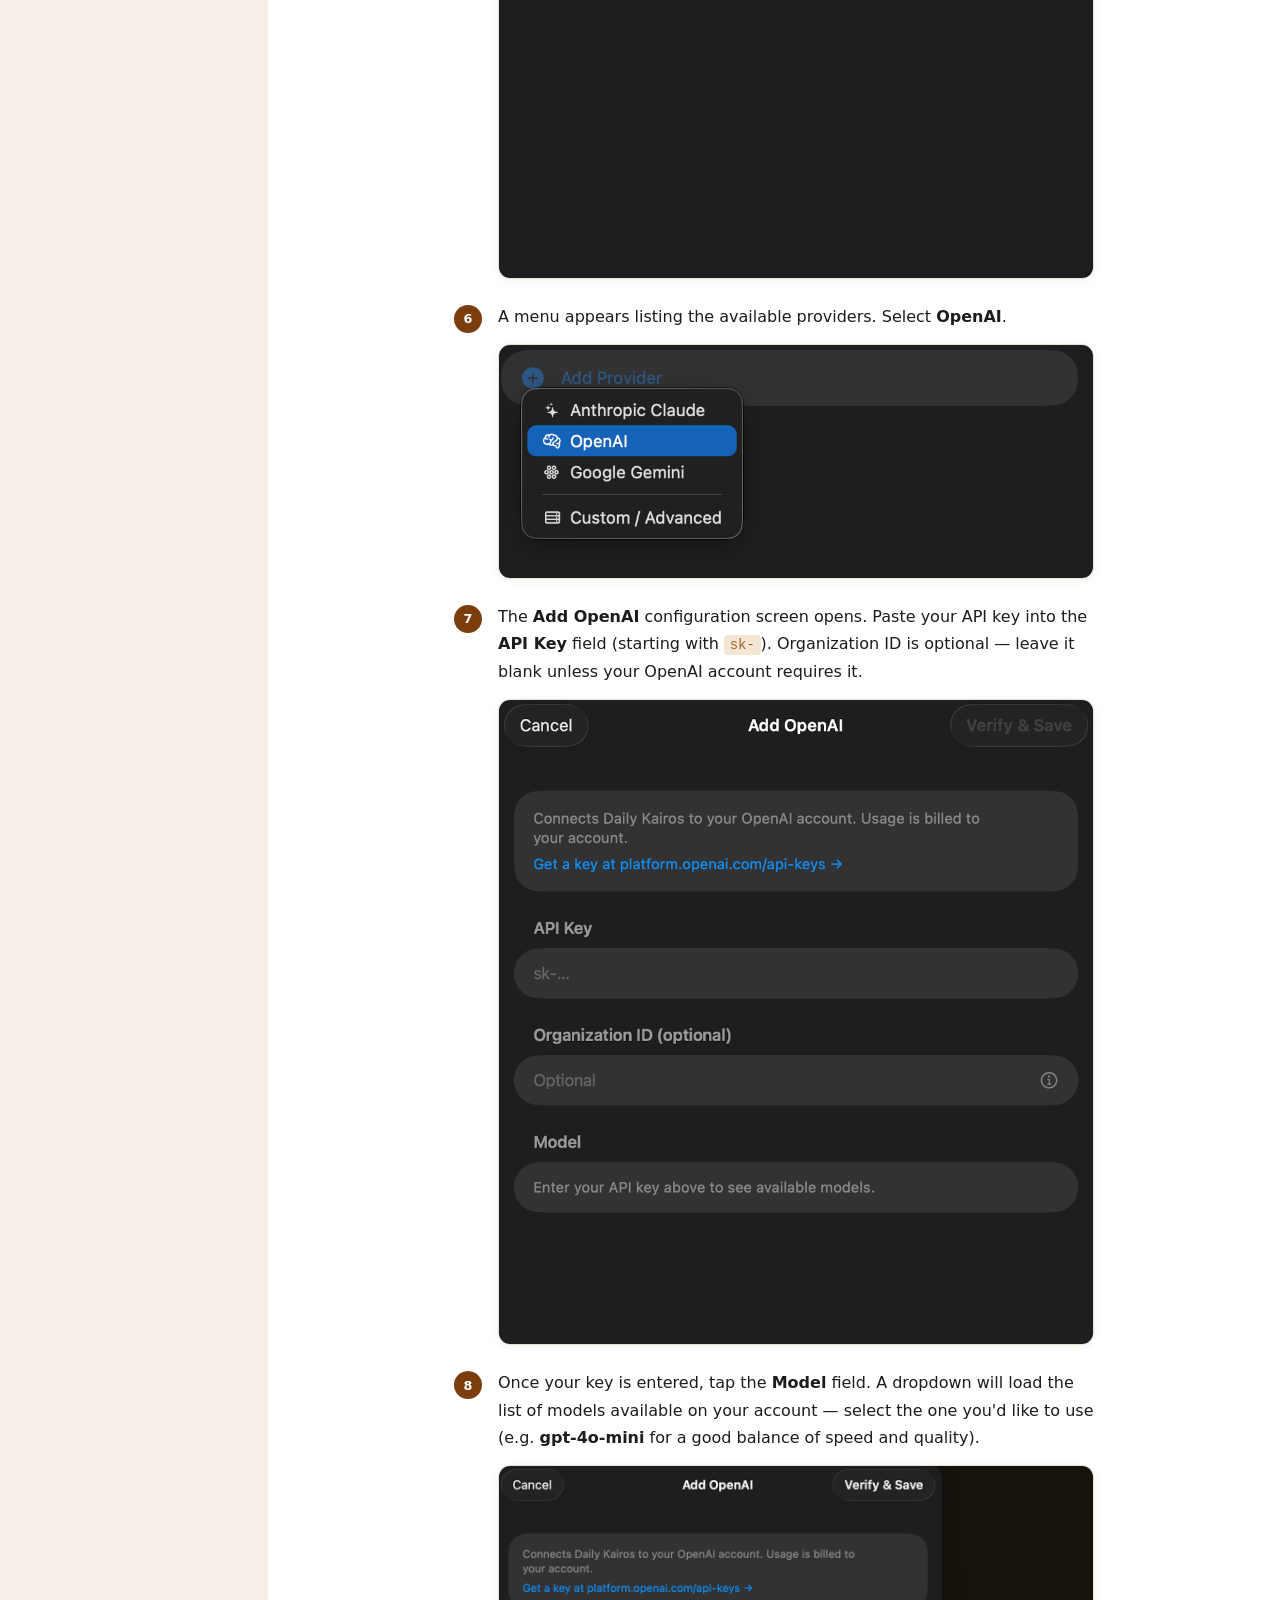
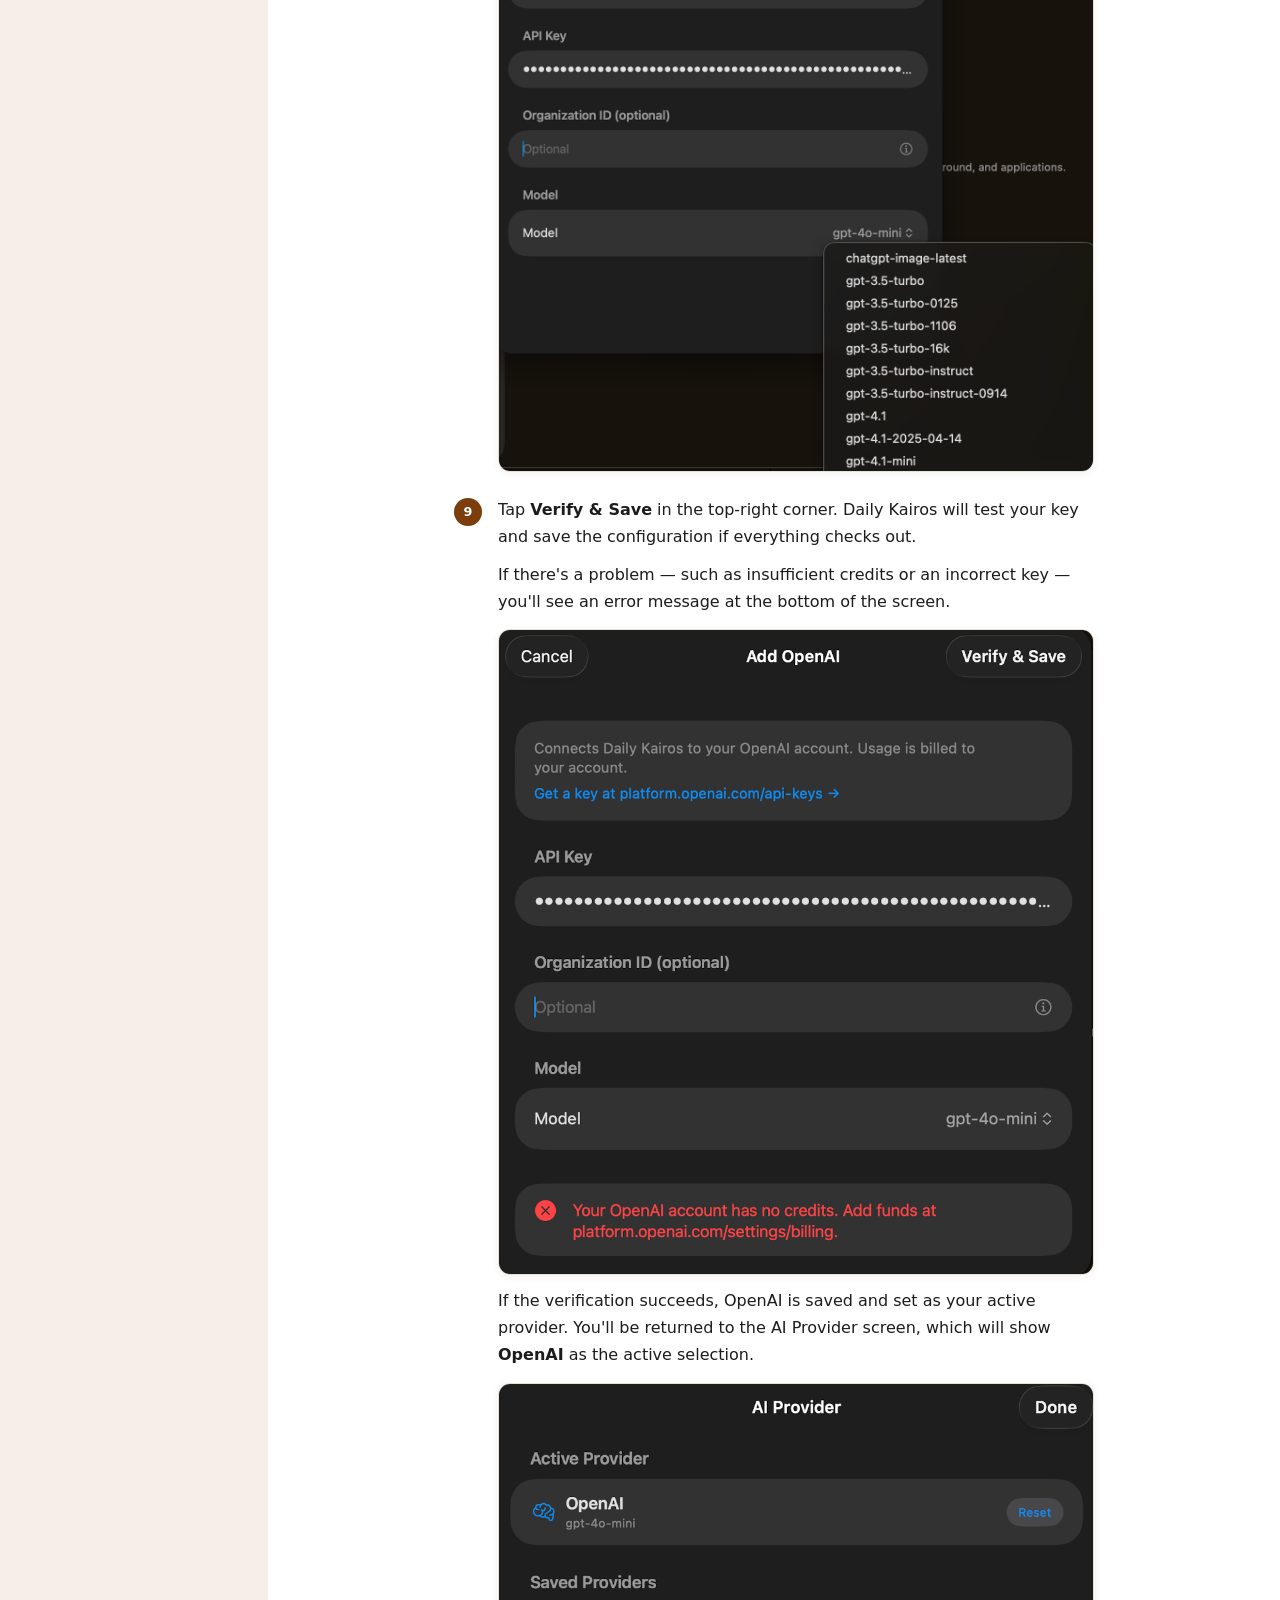
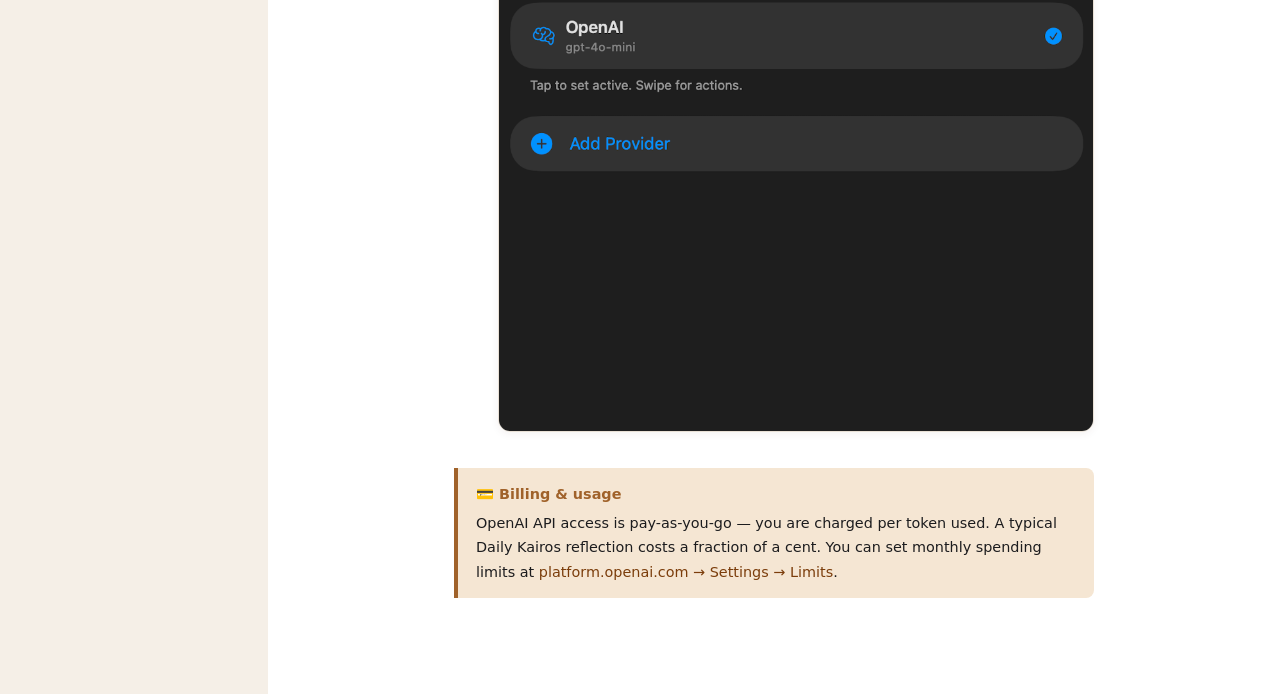
<file: docs/setup-openai.html>
<!DOCTYPE html>
<html lang="en">
<head>
  <meta charset="UTF-8" />
  <meta name="viewport" content="width=device-width, initial-scale=1.0" />
  <title>OpenAI Setup – Daily Kairos Help</title>
  <link rel="stylesheet" href="css/style.css" />
  <!-- Cloudflare Web Analytics --><script defer src='https://static.cloudflareinsights.com/beacon.min.js' data-cf-beacon='{"token": "cb02146ad0064b5a9e2da726a704286d"}'></script><!-- End Cloudflare Web Analytics -->
</head>
<body>

<header class="mobile-header">
  <div class="mobile-brand-wrap">
    <img src="img/DailyKairosLogo.png" alt="" class="mobile-logo" />
    <span class="mobile-brand">Daily Kairos</span>
  </div>
  <button class="hamburger" aria-label="Open menu" onclick="openDrawer()">&#9776;</button>
</header>

<div class="mobile-nav-drawer" id="drawer" role="dialog" aria-modal="true" aria-label="Navigation">
  <div class="drawer-backdrop" onclick="closeDrawer()"></div>
  <nav class="drawer-panel">
    <div class="sidebar-brand">
      <img src="img/DailyKairosLogo.png" alt="Daily Kairos" class="sidebar-logo" />
      <span class="app-name">Daily <a href="kairos.html" class="kairos-egg"><span class="kairos-en">Kairos</span><span class="kairos-gr">Καιρός</span></a></span>
      <span class="app-tagline">Help &amp; Setup Guide</span>
    </div>
    <div class="sidebar-nav">
      <span class="nav-section-label">Overview</span>
      <a href="index.html" class="nav-link"><span class="nav-icon">📖</span> What is Daily Kairos?</a>
      <div class="nav-divider"></div>
      <span class="nav-section-label">Setup</span>
      <a href="setup-esv.html" class="nav-link"><span class="nav-icon"><svg width="18" height="18" viewBox="0 0 18 18" xmlns="http://www.w3.org/2000/svg" aria-hidden="true"><rect width="18" height="18" rx="4" fill="#7B3D0B"/><rect x="8.25" y="3.5" width="1.5" height="11" fill="white"/><rect x="4" y="7" width="10" height="1.5" fill="white"/></svg></span> ESV Bible API</a>
      <a href="setup-apple-intelligence.html" class="nav-link"><span class="nav-icon"><span class="ai-icon"></span></span> Apple Intelligence</a>
      <a href="setup-openai.html" class="nav-link" aria-current="page"><span class="nav-icon"><svg width="18" height="18" viewBox="0 0 18 18" xmlns="http://www.w3.org/2000/svg" aria-hidden="true"><circle cx="9" cy="9" r="9" fill="#000"/><g transform="translate(9,9)" stroke="white" stroke-width="1.3" fill="none"><ellipse rx="3.2" ry="5.5" transform="rotate(0)"/><ellipse rx="3.2" ry="5.5" transform="rotate(60)"/><ellipse rx="3.2" ry="5.5" transform="rotate(120)"/></g></svg></span> OpenAI</a>
      <a href="setup-anthropic.html" class="nav-link"><span class="nav-icon">✦</span> Anthropic (Claude)</a>
      <a href="setup-gemini.html" class="nav-link"><span class="nav-icon">💎</span> Google Gemini</a>
      <a href="setup-custom.html" class="nav-link"><span class="nav-icon">⚙️</span> Custom Provider</a>
      <div class="nav-divider"></div>
      <span class="nav-section-label">Support</span>
      <a href="contact.html" class="nav-link"><span class="nav-icon">✉️</span> Contact</a>
    </div>
  </nav>
</div>

<div class="shell">
  <aside class="sidebar">
    <div class="sidebar-brand">
      <img src="img/DailyKairosLogo.png" alt="Daily Kairos" class="sidebar-logo" />
      <span class="app-name">Daily <a href="kairos.html" class="kairos-egg"><span class="kairos-en">Kairos</span><span class="kairos-gr">Καιρός</span></a></span>
      <span class="app-tagline">Help &amp; Setup Guide</span>
    </div>
    <nav class="sidebar-nav">
      <span class="nav-section-label">Overview</span>
      <a href="index.html" class="nav-link"><span class="nav-icon">📖</span> What is Daily Kairos?</a>
      <div class="nav-divider"></div>
      <span class="nav-section-label">Setup</span>
      <a href="setup-esv.html" class="nav-link"><span class="nav-icon"><svg width="18" height="18" viewBox="0 0 18 18" xmlns="http://www.w3.org/2000/svg" aria-hidden="true"><rect width="18" height="18" rx="4" fill="#7B3D0B"/><rect x="8.25" y="3.5" width="1.5" height="11" fill="white"/><rect x="4" y="7" width="10" height="1.5" fill="white"/></svg></span> ESV Bible API</a>
      <a href="setup-apple-intelligence.html" class="nav-link"><span class="nav-icon"><span class="ai-icon"></span></span> Apple Intelligence</a>
      <a href="setup-openai.html" class="nav-link" aria-current="page"><span class="nav-icon"><svg width="18" height="18" viewBox="0 0 18 18" xmlns="http://www.w3.org/2000/svg" aria-hidden="true"><circle cx="9" cy="9" r="9" fill="#000"/><g transform="translate(9,9)" stroke="white" stroke-width="1.3" fill="none"><ellipse rx="3.2" ry="5.5" transform="rotate(0)"/><ellipse rx="3.2" ry="5.5" transform="rotate(60)"/><ellipse rx="3.2" ry="5.5" transform="rotate(120)"/></g></svg></span> OpenAI</a>
      <a href="setup-anthropic.html" class="nav-link"><span class="nav-icon">✦</span> Anthropic (Claude)</a>
      <a href="setup-gemini.html" class="nav-link"><span class="nav-icon">💎</span> Google Gemini</a>
      <a href="setup-custom.html" class="nav-link"><span class="nav-icon">⚙️</span> Custom Provider</a>
      <div class="nav-divider"></div>
      <span class="nav-section-label">Support</span>
      <a href="contact.html" class="nav-link"><span class="nav-icon">✉️</span> Contact</a>
    </nav>
  </aside>

  <main class="content">
    <div class="content-inner">

      <div class="page-header">
        <p class="page-eyebrow">Setup · AI Provider</p>
        <h1 class="page-title">OpenAI</h1>
        <p class="page-intro">
          Connect Daily Kairos to OpenAI to use <strong>GPT-4o</strong> and other OpenAI models for
          generating Bible reflections. You'll need an OpenAI account and an API key.
        </p>
      </div>

      <!-- Part 1: Create the key -->
      <div class="section">
        <h2 class="section-title"><span class="section-icon">🌐</span> Step 1 — Create an OpenAI API key</h2>
        <div class="steps">

          <div class="step">
            <div class="step-num">1</div>
            <div class="step-body">
              <p>Go to <a href="https://platform.openai.com" target="_blank" rel="noopener">platform.openai.com</a> and sign in. If you don't have an account yet, click <strong>Sign up</strong> and follow the prompts.</p>
              <div class="screenshot-wrap">
                <img src="img/openai_login.png" class="screenshot-img" alt="OpenAI Platform sign-in page" />
              </div>
            </div>
          </div>

          <div class="step">
            <div class="step-num">2</div>
            <div class="step-body">
              <p>Once logged in, click <strong>API keys</strong> in the left sidebar — or navigate directly to <a href="https://platform.openai.com/api-keys" target="_blank" rel="noopener">platform.openai.com/api-keys</a>. Click <strong>+ Create new secret key</strong>.</p>
              <div class="screenshot-wrap">
                <img src="img/openai_createkey.png" class="screenshot-img" alt="OpenAI API Keys dashboard with 'Create new secret key' button" />
              </div>
            </div>
          </div>

          <div class="step">
            <div class="step-num">3</div>
            <div class="step-body">
              <p>In the dialog, set the name to <strong>Daily Kairos</strong>, leave Permissions as <strong>All</strong>, and click <strong>Create secret key</strong>.</p>
              <div class="screenshot-wrap">
                <img src="img/openai_dk_key.png" class="screenshot-img" alt="'Create new secret key' dialog with 'Daily Kairos' entered as the name" />
              </div>
            </div>
          </div>

          <div class="step">
            <div class="step-num">4</div>
            <div class="step-body">
              <p>Click <strong>Copy</strong> to copy your key — then click <strong>Done</strong>. <strong>This is the only time OpenAI will show you this key.</strong> If you close without copying, you'll need to create a new one.</p>
              <div class="screenshot-wrap">
                <img src="img/openai_keygenerated.png" class="screenshot-img" alt="'Save your key' dialog showing the generated key with a Copy button" />
              </div>
            </div>
          </div>

        </div>
      </div>

      <div class="callout warning">
        <div class="callout-title">⚠️ Copy before closing</div>
        OpenAI displays your key only once. If you close the dialog without copying it, you'll need to create a new key.
      </div>

      <!-- Part 2: Enter in app -->
      <div class="section">
        <h2 class="section-title"><span class="section-icon">📱</span> Step 2 — Enter the key in Daily Kairos</h2>
        <div class="steps">

          <div class="step">
            <div class="step-num">5</div>
            <div class="step-body">
              <p>Open <strong>Daily Kairos</strong>, tap the <strong>Settings</strong> icon (⚙️), then tap <strong>AI Provider</strong>. You'll see the provider screen with On-Device AI as the default. Tap <strong>Add Provider</strong>.</p>
              <div class="screenshot-wrap">
                <img src="img/empty_providers.png" class="screenshot-img" alt="AI Provider screen showing On-Device AI as default with Add Provider button" />
              </div>
            </div>
          </div>

          <div class="step">
            <div class="step-num">6</div>
            <div class="step-body">
              <p>A menu appears listing the available providers. Select <strong>OpenAI</strong>.</p>
              <div class="screenshot-wrap">
                <img src="img/providers_openai_selection.png" class="screenshot-img" alt="Add Provider dropdown with OpenAI highlighted" />
              </div>
            </div>
          </div>

          <div class="step">
            <div class="step-num">7</div>
            <div class="step-body">
              <p>The <strong>Add OpenAI</strong> configuration screen opens. Paste your API key into the <strong>API Key</strong> field (starting with <code>sk-</code>). Organization ID is optional — leave it blank unless your OpenAI account requires it.</p>
              <div class="screenshot-wrap">
                <img src="img/openai_configuration_page.png" class="screenshot-img" alt="Add OpenAI screen with API Key, Organization ID, and Model fields" />
              </div>
            </div>
          </div>

          <div class="step">
            <div class="step-num">8</div>
            <div class="step-body">
              <p>Once your key is entered, tap the <strong>Model</strong> field. A dropdown will load the list of models available on your account — select the one you'd like to use (e.g. <strong>gpt-4o-mini</strong> for a good balance of speed and quality).</p>
              <div class="screenshot-wrap">
                <img src="img/openai_modelselection_page.png" class="screenshot-img" alt="Model dropdown showing available OpenAI models" />
              </div>
            </div>
          </div>

          <div class="step">
            <div class="step-num">9</div>
            <div class="step-body">
              <p>Tap <strong>Verify &amp; Save</strong> in the top-right corner. Daily Kairos will test your key and save the configuration if everything checks out.</p>
              <p style="margin-top: 10px;">If there's a problem — such as insufficient credits or an incorrect key — you'll see an error message at the bottom of the screen.</p>
              <div class="screenshot-wrap">
                <img src="img/openai_noFunds_page.png" class="screenshot-img" alt="Add OpenAI screen showing a 'no credits' error message" />
              </div>
              <p style="margin-top: 12px;">If the verification succeeds, OpenAI is saved and set as your active provider. You'll be returned to the AI Provider screen, which will show <strong>OpenAI</strong> as the active selection.</p>
              <div class="screenshot-wrap">
                <img src="img/providers_openai_configured.png" class="screenshot-img" alt="AI Provider screen showing OpenAI as the active provider" />
              </div>
            </div>
          </div>

        </div>
      </div>

      <!-- Billing note -->
      <div class="callout">
        <div class="callout-title">💳 Billing &amp; usage</div>
        OpenAI API access is pay-as-you-go — you are charged per token used. A typical Daily Kairos reflection costs a fraction of a cent. You can set monthly spending limits at
        <a href="https://platform.openai.com/settings/organization/limits" target="_blank" rel="noopener">platform.openai.com → Settings → Limits</a>.
      </div>

    </div>
  </main>
</div>

<script>
  function openDrawer() { document.getElementById('drawer').classList.add('open'); document.body.style.overflow = 'hidden'; }
  function closeDrawer() { document.getElementById('drawer').classList.remove('open'); document.body.style.overflow = ''; }
  document.addEventListener('keydown', e => { if (e.key === 'Escape') closeDrawer(); });
</script>
</body>
</html>
</file>
<file: docs/css/style.css>
/* =========================================================
   Daily Kairos – Help Site Stylesheet
   Mirrors the iOS app's warm earth-tone design system.
   Light / dark modes via prefers-color-scheme.
   ========================================================= */

/* ── Custom Properties ─────────────────────────────────── */
:root {
  --bg-page:      #F5EFE7;
  --bg-sidebar:   #EDE4D8;
  --bg-content:   #FFFFFF;
  --bg-card:      #FAFAF7;
  --text-primary: #1C1C1E;
  --text-muted:   #6B6560;
  --text-sub:     #9A9490;
  --accent:       #7B3D0B;
  --accent-head:  #A0622A;
  --accent-light: #F5E6D3;
  --border:       #E0D6C8;
  --border-card:  #E8E0D5;
  --btn-bg:       #7B3D0B;
  --btn-text:     #FFFFFF;
  --step-bg:      #7B3D0B;
  --step-text:    #FFFFFF;
  --shadow:       0 1px 4px rgba(60, 30, 0, 0.08);
  --shadow-card:  0 2px 8px rgba(60, 30, 0, 0.06);
  --radius:       12px;
  --radius-sm:    8px;
  --sidebar-w:    268px;
  --content-max:  720px;
}

@media (prefers-color-scheme: dark) {
  :root {
    --bg-page:      #1A1208;
    --bg-sidebar:   #140E06;
    --bg-content:   #221810;
    --bg-card:      #2C2010;
    --text-primary: #EDD9B0;
    --text-muted:   #8C7A5A;
    --text-sub:     #6A5A40;
    --accent:       #C8922A;
    --accent-head:  #C8922A;
    --accent-light: #2E1E06;
    --border:       #3A2A18;
    --border-card:  #3A2A18;
    --btn-bg:       #C8922A;
    --btn-text:     #1A1208;
    --step-bg:      #C8922A;
    --step-text:    #1A1208;
    --shadow:       0 1px 4px rgba(0, 0, 0, 0.4);
    --shadow-card:  0 2px 8px rgba(0, 0, 0, 0.3);
  }
}

/* ── Reset & Base ──────────────────────────────────────── */
*, *::before, *::after { box-sizing: border-box; margin: 0; padding: 0; }

html { scroll-behavior: smooth; }

body {
  font-family: system-ui, -apple-system, "SF Pro Text", "Helvetica Neue", Arial, sans-serif;
  font-size: 16px;
  line-height: 1.7;
  color: var(--text-primary);
  background: var(--bg-page);
  min-height: 100vh;
}

a { color: var(--accent); text-decoration: none; }
a:hover { text-decoration: underline; }

img { max-width: 100%; height: auto; border-radius: var(--radius-sm); }

code, kbd {
  font-family: "SF Mono", "Fira Code", ui-monospace, monospace;
  font-size: 0.875em;
  background: var(--accent-light);
  color: var(--accent-head);
  padding: 0.15em 0.4em;
  border-radius: 4px;
}

/* ── Layout Shell ──────────────────────────────────────── */
.shell {
  display: flex;
  min-height: 100vh;
}

/* ── Sidebar ───────────────────────────────────────────── */
.sidebar {
  width: var(--sidebar-w);
  min-height: 100vh;
  background: var(--bg-sidebar);
  border-right: 1px solid var(--border);
  display: flex;
  flex-direction: column;
  position: sticky;
  top: 0;
  height: 100vh;
  overflow-y: auto;
  flex-shrink: 0;
}

.sidebar-brand {
  padding: 28px 20px 20px;
  border-bottom: 1px solid var(--border);
}

.sidebar-brand .app-name {
  font-size: 1.4rem;
  font-weight: 700;
  color: var(--accent);
  letter-spacing: -0.02em;
  display: block;
  margin-bottom: 2px;
}

.sidebar-brand .app-tagline {
  font-size: 0.78rem;
  color: var(--text-muted);
  font-weight: 400;
}

.sidebar-logo {
  width: 52px;
  height: 52px;
  border-radius: 12px;
  display: block;
  margin-bottom: 12px;
}

.mobile-brand-wrap {
  display: flex;
  align-items: center;
  gap: 9px;
}

.mobile-logo {
  width: 28px;
  height: 28px;
  border-radius: 7px;
  display: block;
}

/* Kairos Easter egg — "Kairos" swaps to Greek on hover, hidden link */
.kairos-egg {
  color: inherit;
  text-decoration: none;
  font-weight: inherit;
  cursor: default;
}
.kairos-egg:hover { color: inherit; text-decoration: none; }
.kairos-gr { display: none; }
.kairos-egg:hover .kairos-en { display: none; }
.kairos-egg:hover .kairos-gr { display: inline; }

/* Apple Intelligence gradient ring — mimics the iOS Siri / AI indicator */
.ai-icon {
  display: inline-block;
  width: 17px;
  height: 17px;
  border-radius: 50%;
  background: conic-gradient(
    from 170deg,
    #007AFF 0deg,
    #5E5CE6 72deg,
    #BF5AF2 144deg,
    #FF375F 216deg,
    #FF9500 288deg,
    #007AFF 360deg
  );
  -webkit-mask: radial-gradient(transparent 36%, black 38%);
  mask: radial-gradient(transparent 36%, black 38%);
  vertical-align: middle;
  flex-shrink: 0;
}

.ai-icon-lg {
  width: 28px;
  height: 28px;
  margin-right: 8px;
}

.sidebar-nav {
  padding: 16px 12px;
  flex: 1;
}

.nav-section-label {
  font-size: 0.68rem;
  font-weight: 600;
  text-transform: uppercase;
  letter-spacing: 0.08em;
  color: var(--text-sub);
  padding: 8px 8px 4px;
  display: block;
}

.nav-link {
  display: flex;
  align-items: center;
  gap: 9px;
  padding: 8px 10px;
  border-radius: var(--radius-sm);
  font-size: 0.9rem;
  font-weight: 500;
  color: var(--text-primary);
  transition: background 0.15s, color 0.15s;
  margin-bottom: 2px;
}

.nav-link .nav-icon {
  font-size: 1rem;
  width: 20px;
  text-align: center;
  flex-shrink: 0;
}

.nav-link:hover {
  background: var(--accent-light);
  color: var(--accent);
  text-decoration: none;
}

.nav-link[aria-current="page"] {
  background: var(--accent-light);
  color: var(--accent);
  font-weight: 600;
}

.nav-divider {
  height: 1px;
  background: var(--border);
  margin: 12px 8px;
}

/* ── Mobile Header ─────────────────────────────────────── */
.mobile-header {
  display: none;
  align-items: center;
  justify-content: space-between;
  padding: 14px 20px;
  background: var(--bg-sidebar);
  border-bottom: 1px solid var(--border);
  position: sticky;
  top: 0;
  z-index: 100;
}

.mobile-brand {
  font-size: 1.1rem;
  font-weight: 700;
  color: var(--accent);
}

.hamburger {
  background: none;
  border: none;
  cursor: pointer;
  padding: 4px;
  color: var(--text-primary);
  font-size: 1.4rem;
  line-height: 1;
}

.mobile-nav-drawer {
  display: none;
  position: fixed;
  inset: 0;
  z-index: 200;
}

.mobile-nav-drawer.open { display: block; }

.drawer-backdrop {
  position: absolute;
  inset: 0;
  background: rgba(0, 0, 0, 0.4);
}

.drawer-panel {
  position: absolute;
  top: 0;
  left: 0;
  bottom: 0;
  width: min(var(--sidebar-w), 85vw);
  background: var(--bg-sidebar);
  border-right: 1px solid var(--border);
  overflow-y: auto;
  padding-bottom: 40px;
}

/* ── Content Area ──────────────────────────────────────── */
.content {
  flex: 1;
  background: var(--bg-content);
  min-width: 0;
}

.content-inner {
  max-width: var(--content-max);
  margin: 0 auto;
  padding: 48px 40px 80px;
}

/* ── Page Header ───────────────────────────────────────── */
.page-header {
  margin-bottom: 36px;
  padding-bottom: 24px;
  border-bottom: 1px solid var(--border-card);
}

.page-eyebrow {
  font-size: 0.75rem;
  font-weight: 600;
  text-transform: uppercase;
  letter-spacing: 0.08em;
  color: var(--text-muted);
  margin-bottom: 8px;
}

.page-title {
  font-size: 2rem;
  font-weight: 700;
  color: var(--accent);
  letter-spacing: -0.025em;
  line-height: 1.2;
  margin-bottom: 12px;
}

.page-intro {
  font-size: 1.05rem;
  color: var(--text-muted);
  line-height: 1.7;
}

/* ── Section ───────────────────────────────────────────── */
.section {
  margin-bottom: 32px;
}

.section-title {
  font-size: 1.05rem;
  font-weight: 600;
  color: var(--accent-head);
  margin-bottom: 16px;
  display: flex;
  align-items: center;
  gap: 8px;
}

.section-title .section-icon { font-size: 1.1rem; }

/* ── Steps ─────────────────────────────────────────────── */
.steps { display: flex; flex-direction: column; gap: 20px; }

.step {
  display: flex;
  gap: 16px;
  align-items: flex-start;
}

.step-num {
  flex-shrink: 0;
  width: 28px;
  height: 28px;
  border-radius: 50%;
  background: var(--step-bg);
  color: var(--step-text);
  font-size: 0.8rem;
  font-weight: 700;
  display: flex;
  align-items: center;
  justify-content: center;
  margin-top: 2px;
}

.step-body { flex: 1; min-width: 0; }

.step-body p { margin-bottom: 10px; }
.step-body p:last-child { margin-bottom: 0; }

.step-body strong { color: var(--text-primary); }

/* ── Screenshot Placeholder ────────────────────────────── */
.screenshot-wrap {
  margin: 14px 0 4px;
}

.screenshot-placeholder {
  border: 2px dashed var(--border);
  border-radius: var(--radius);
  background: var(--bg-card);
  padding: 32px 20px;
  text-align: center;
  display: flex;
  flex-direction: column;
  align-items: center;
  gap: 8px;
}

.screenshot-placeholder .ph-icon {
  font-size: 2.2rem;
  opacity: 0.4;
}

.screenshot-placeholder .ph-label {
  font-size: 0.8rem;
  font-weight: 600;
  color: var(--text-muted);
  text-transform: uppercase;
  letter-spacing: 0.05em;
}

.screenshot-placeholder .ph-desc {
  font-size: 0.78rem;
  color: var(--text-sub);
}

/* Real screenshot (swap placeholder for this) */
.screenshot-img {
  margin: 14px 0 4px;
  border-radius: var(--radius);
  border: 1px solid var(--border-card);
  box-shadow: var(--shadow-card);
  display: block;
  width: 100%;
}

/* ── Cards ─────────────────────────────────────────────── */
.card {
  background: var(--bg-card);
  border: 1px solid var(--border-card);
  border-radius: var(--radius);
  padding: 20px 24px;
  box-shadow: var(--shadow-card);
  margin-bottom: 12px;
}

/* ── Callout / Info Box ────────────────────────────────── */
.callout {
  border-left: 4px solid var(--accent-head);
  background: var(--accent-light);
  border-radius: 0 var(--radius-sm) var(--radius-sm) 0;
  padding: 14px 18px;
  margin: 16px 0;
  font-size: 0.9rem;
}

.callout.warning {
  border-left-color: #B45309;
  background: #FEF3C7;
  color: #78350F;
}

@media (prefers-color-scheme: dark) {
  .callout.warning {
    background: #2D1A00;
    color: #FCD34D;
  }
}

.callout-title {
  font-weight: 700;
  margin-bottom: 4px;
  color: var(--accent-head);
}

.callout.warning .callout-title { color: inherit; }

/* ── Feature Cards (index page) ────────────────────────── */
.feature-grid {
  display: grid;
  grid-template-columns: repeat(auto-fill, minmax(200px, 1fr));
  gap: 16px;
  margin: 24px 0;
}

.feature-card {
  background: var(--bg-card);
  border: 1px solid var(--border-card);
  border-radius: var(--radius);
  padding: 20px;
  box-shadow: var(--shadow-card);
}

.feature-card .fc-icon { font-size: 1.8rem; margin-bottom: 10px; }

.feature-card .fc-title {
  font-size: 0.95rem;
  font-weight: 600;
  color: var(--accent-head);
  margin-bottom: 6px;
}

.feature-card .fc-desc {
  font-size: 0.85rem;
  color: var(--text-muted);
  line-height: 1.5;
}

/* ── Setup Links Grid (index page) ─────────────────────── */
.setup-grid {
  display: flex;
  flex-direction: column;
  gap: 10px;
  margin: 24px 0;
}

.setup-link-card {
  display: flex;
  align-items: center;
  gap: 14px;
  background: var(--bg-card);
  border: 1px solid var(--border-card);
  border-radius: var(--radius);
  padding: 16px 18px;
  box-shadow: var(--shadow-card);
  color: var(--text-primary);
  font-weight: 500;
  transition: background 0.15s, box-shadow 0.15s;
}

.setup-link-card:hover {
  background: var(--accent-light);
  box-shadow: var(--shadow);
  text-decoration: none;
  color: var(--accent);
}

.setup-link-card .slc-icon { font-size: 1.5rem; flex-shrink: 0; }

.setup-link-card .slc-body { flex: 1; }

.setup-link-card .slc-title { font-weight: 600; font-size: 0.95rem; }

.setup-link-card .slc-desc {
  font-size: 0.82rem;
  color: var(--text-muted);
  font-weight: 400;
  margin-top: 2px;
}

.setup-link-card .slc-arrow {
  color: var(--text-sub);
  font-size: 1rem;
  flex-shrink: 0;
}

/* ── Provider Sub-sections (custom page) ───────────────── */
.provider-section {
  border: 1px solid var(--border-card);
  border-radius: var(--radius);
  overflow: hidden;
  margin-bottom: 24px;
}

.provider-section-header {
  background: var(--bg-card);
  padding: 14px 20px;
  font-weight: 600;
  font-size: 0.95rem;
  color: var(--accent-head);
  border-bottom: 1px solid var(--border-card);
  display: flex;
  align-items: center;
  gap: 8px;
}

.provider-section-body { padding: 20px; }

/* ── Utility ───────────────────────────────────────────── */
.mt-0 { margin-top: 0 !important; }
.mb-0 { margin-bottom: 0 !important; }
.mt-4 { margin-top: 4px; }
.mt-8 { margin-top: 8px; }
.mt-16 { margin-top: 16px; }
.mt-24 { margin-top: 24px; }
.text-muted { color: var(--text-muted); }
.text-small { font-size: 0.85rem; }

/* ── Responsive ────────────────────────────────────────── */
@media (max-width: 768px) {
  .shell { flex-direction: column; }
  .sidebar { display: none; }
  .mobile-header { display: flex; }

  .content-inner {
    padding: 28px 20px 60px;
  }

  .page-title { font-size: 1.6rem; }

  .feature-grid { grid-template-columns: 1fr 1fr; }
}

@media (max-width: 480px) {
  .feature-grid { grid-template-columns: 1fr; }
  .content-inner { padding: 20px 16px 48px; }
}
</file>
